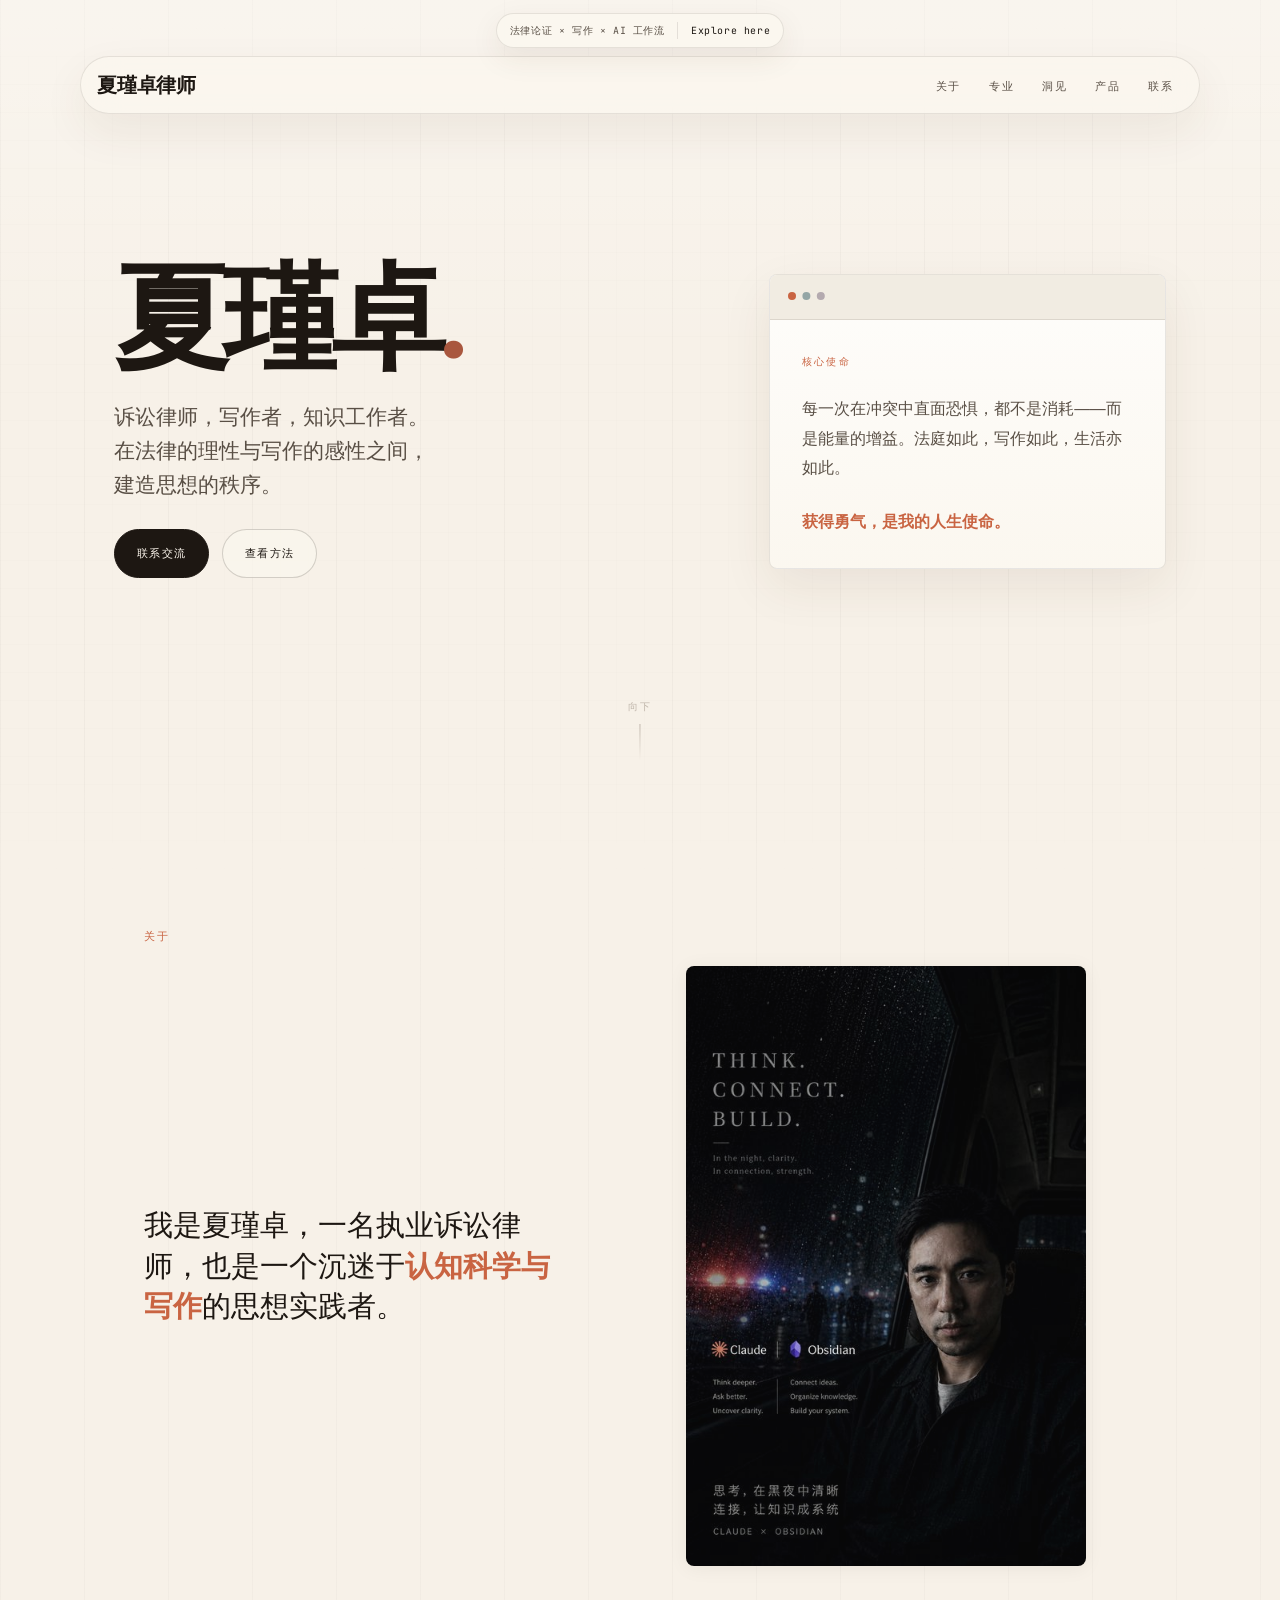
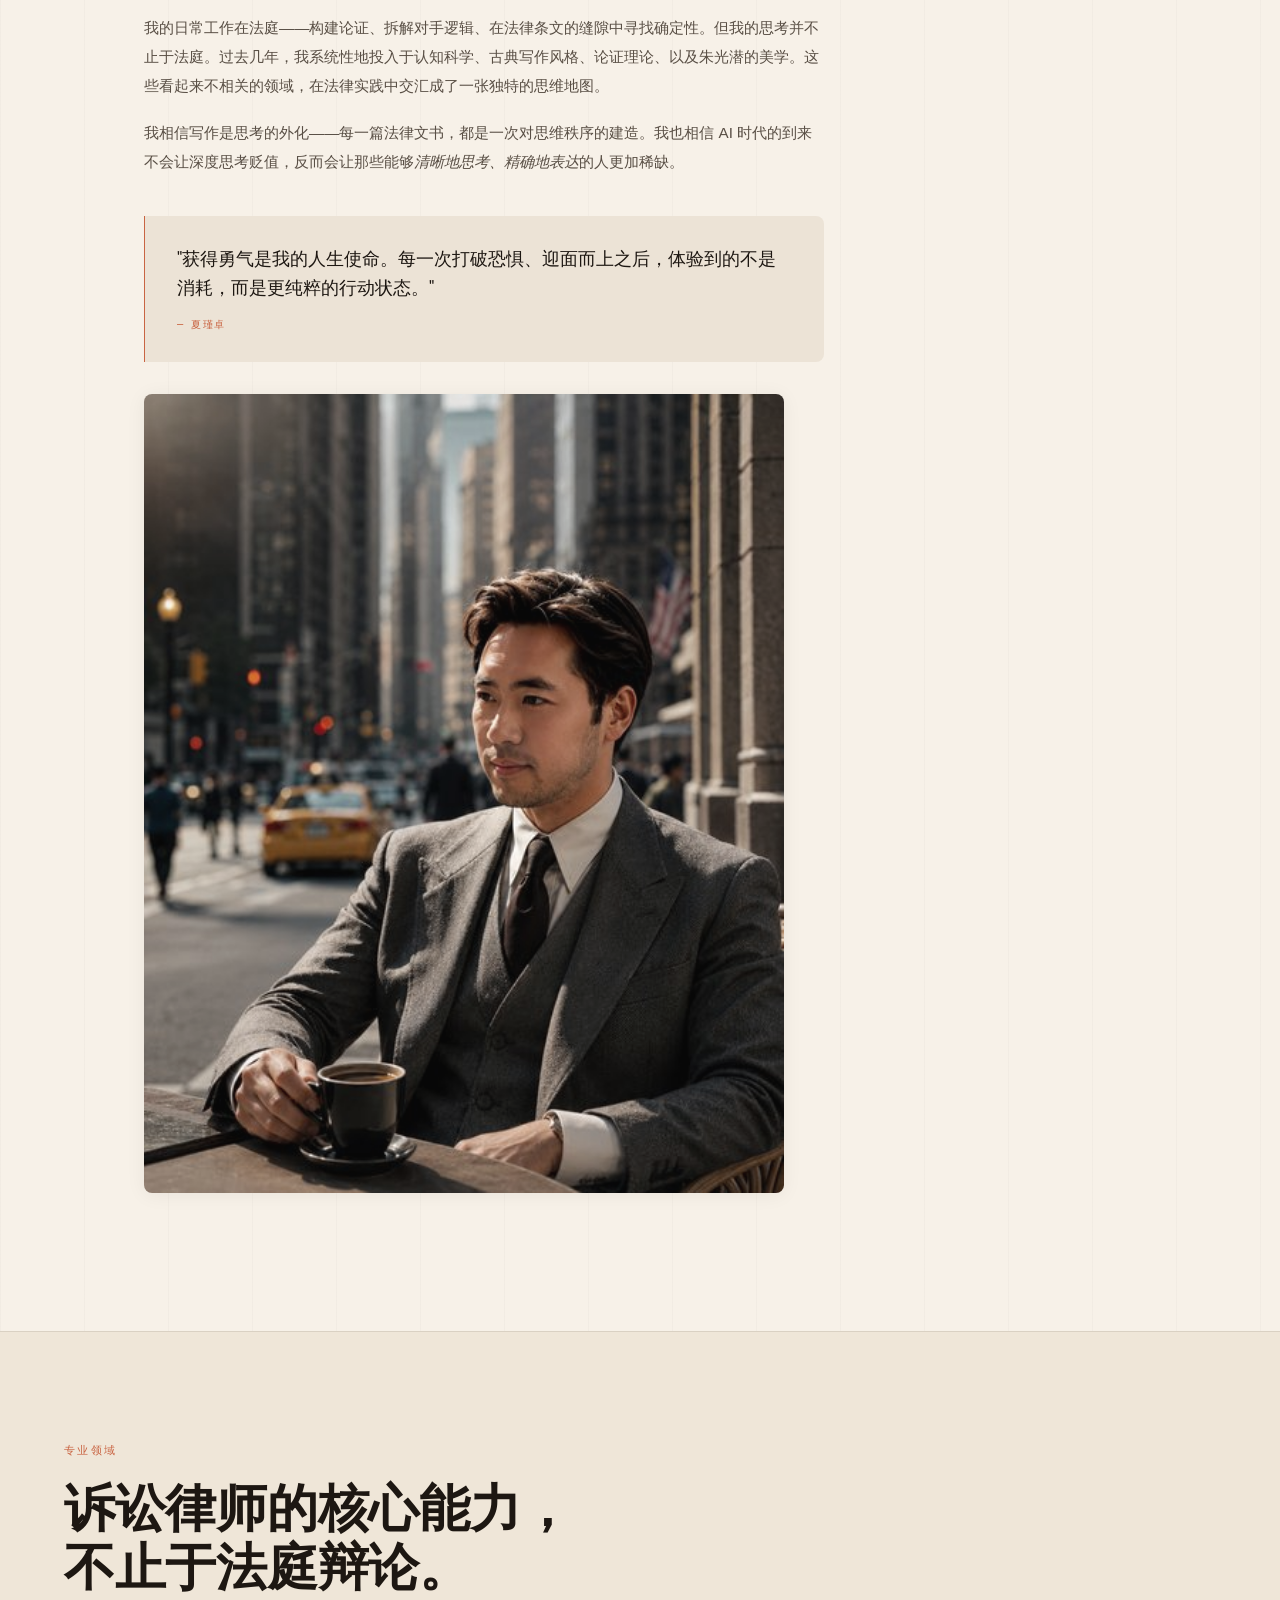
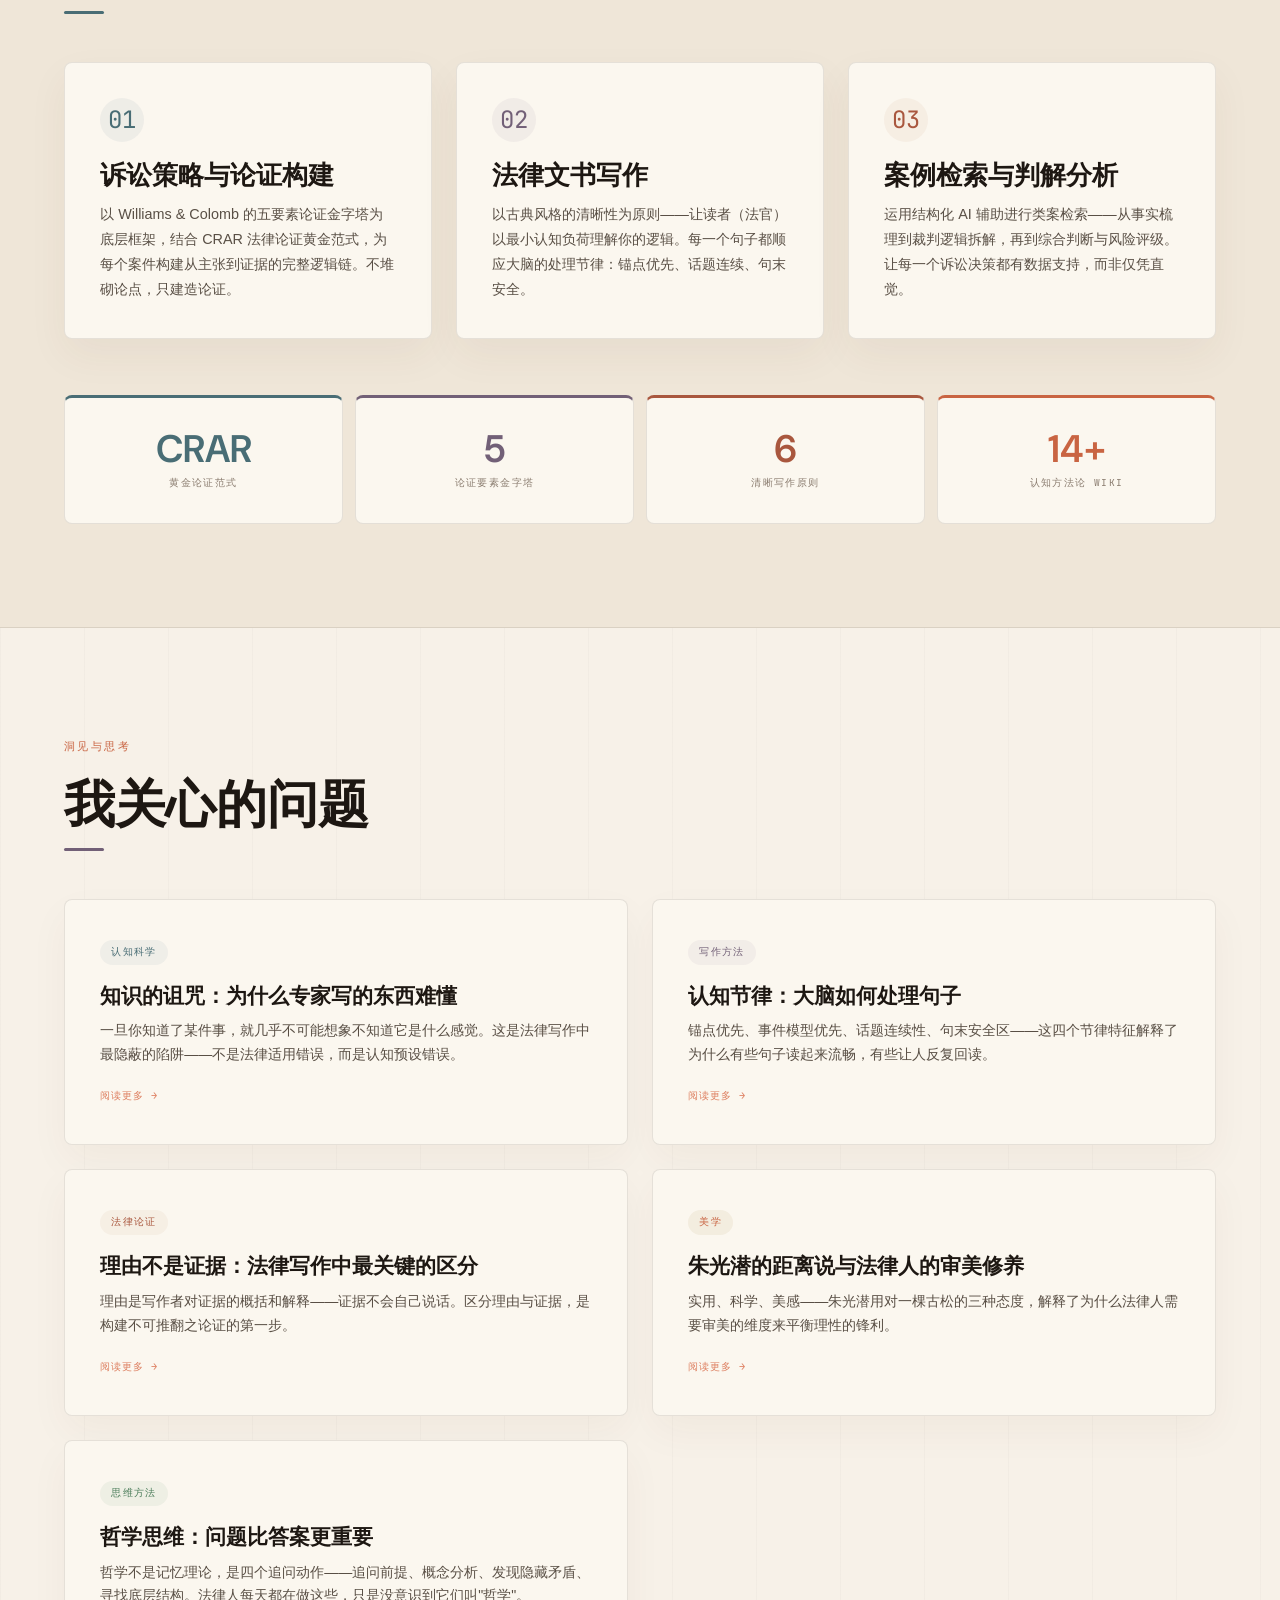
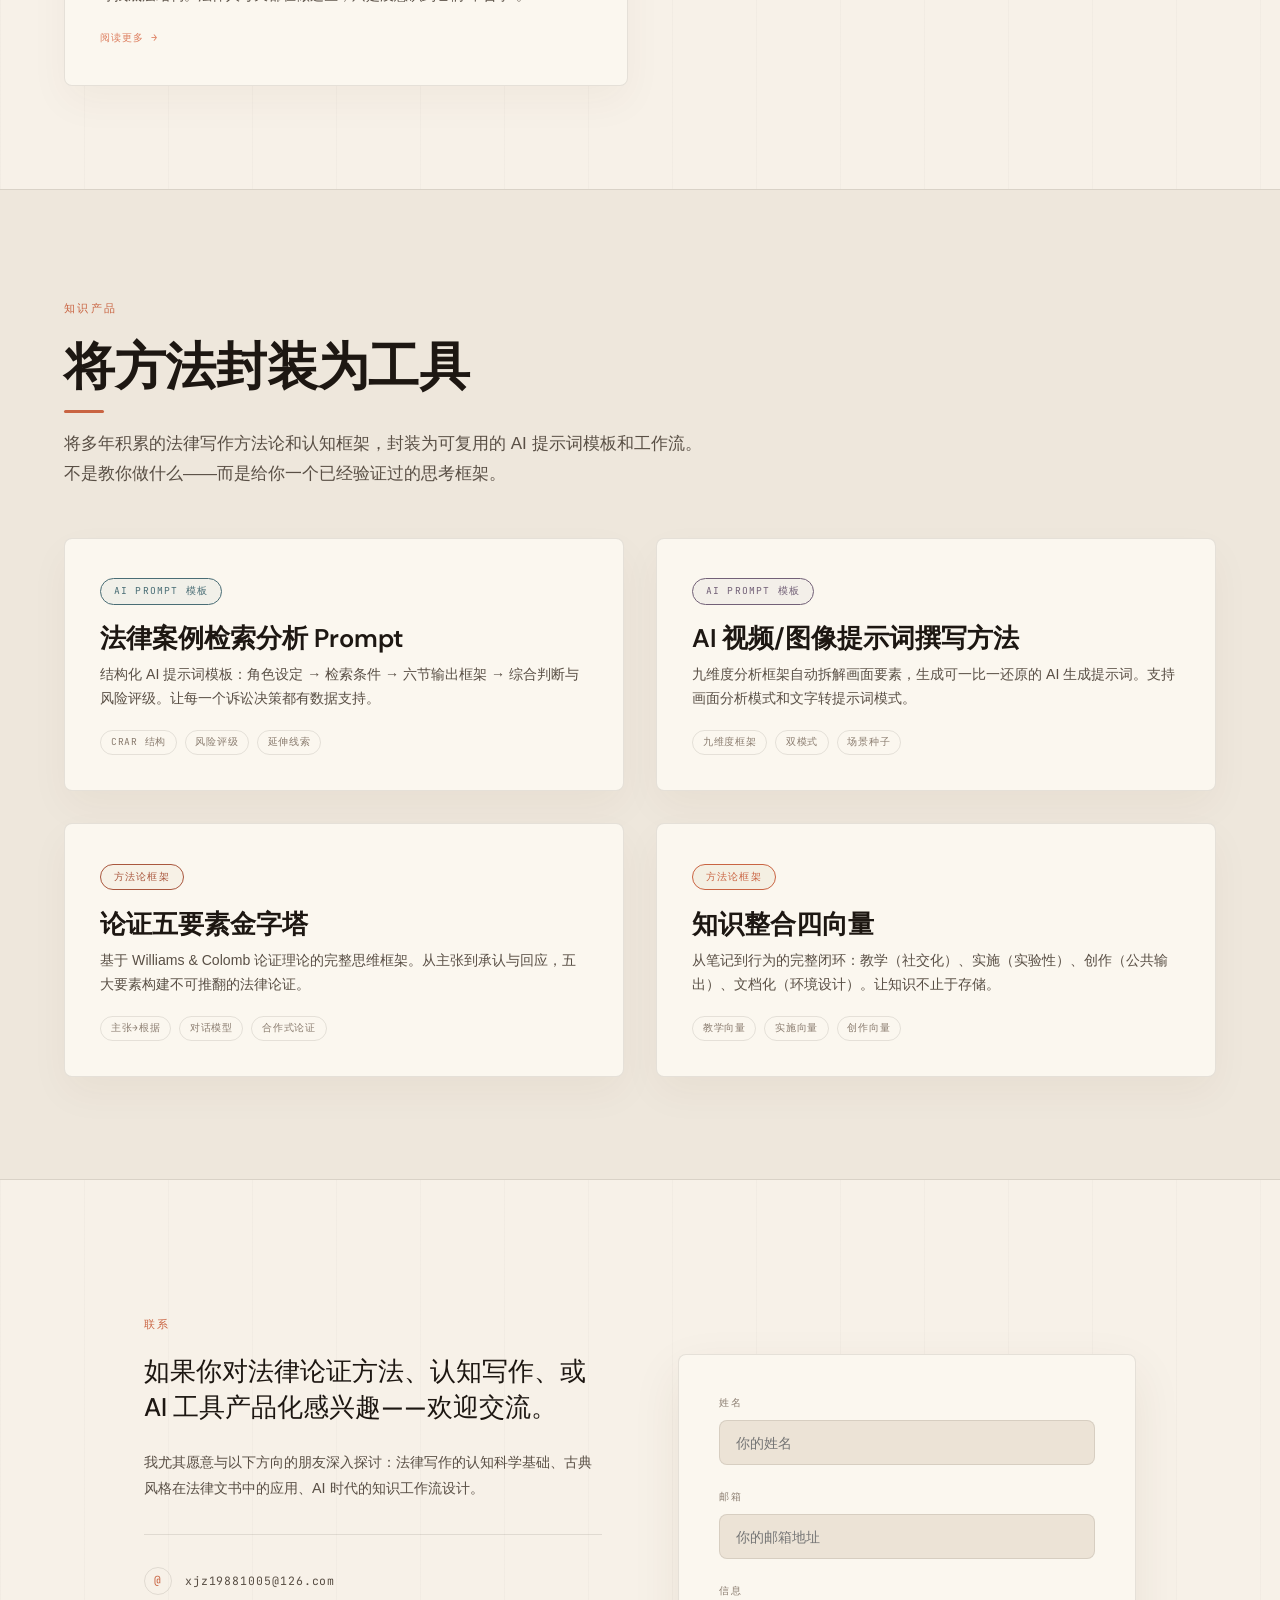
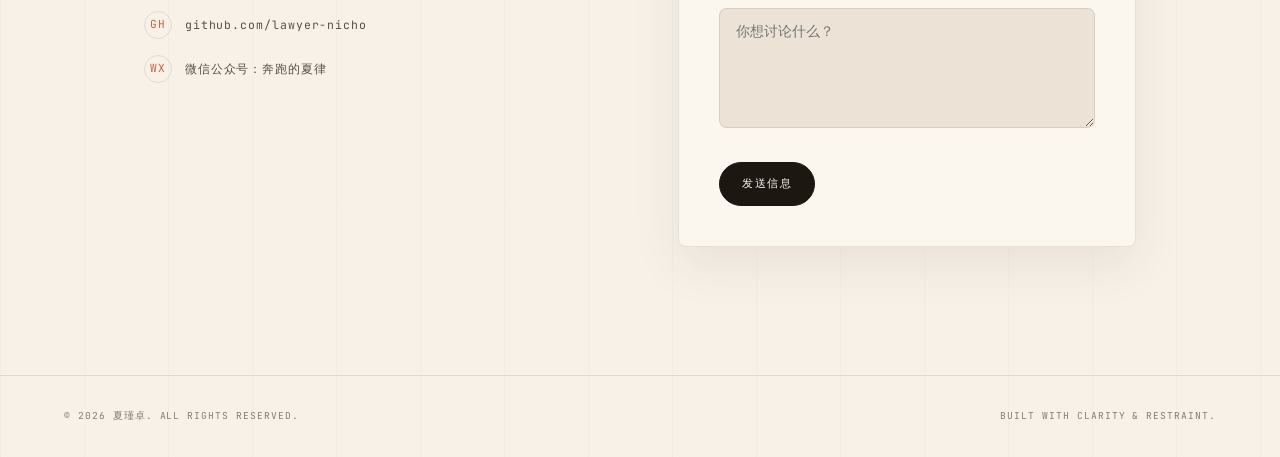
<file: index.html>
<!DOCTYPE html>
<html lang="zh-CN">
<head>
<meta charset="UTF-8">
<meta name="viewport" content="width=device-width, initial-scale=1.0">
<title>夏瑾卓 — 诉讼律师 · 写作者 · 知识工作者</title>
<link rel="preconnect" href="https://fonts.googleapis.com">
<link rel="preconnect" href="https://fonts.gstatic.com" crossorigin>
<link href="https://fonts.googleapis.com/css2?family=DM+Sans:ital,opsz,wght@0,9..40,100..1000;1,9..40,100..1000&family=JetBrains+Mono:ital,wght@0,300;0,400;1,300&display=swap" rel="stylesheet">
<link rel="stylesheet" href="styles.css?v=3">
</head>
<body>

<div class="site-banner">
  <span>法律论证 × 写作 × AI 工作流</span>
  <a href="#products">Explore here</a>
</div>

<nav class="nav" id="nav">
  <a href="#home" class="nav-logo">夏瑾卓律师</a>
  <ul class="nav-links">
    <li><a href="#about">关于</a></li>
    <li><a href="#professional">专业</a></li>
    <li><a href="#insights">洞见</a></li>
    <li><a href="#products">产品</a></li>
    <li><a href="#contact">联系</a></li>
  </ul>
</nav>

<section class="hero" id="home">
  <div class="hero-grid">
    <div class="hero-main">
      <h1 class="hero-name reveal">夏瑾卓<span class="dot">.</span></h1>
      <p class="hero-tagline reveal reveal-delay-1">
        诉讼律师，写作者，知识工作者。<br>
        在法律的理性与写作的感性之间，<br>建造思想的秩序。
      </p>
      <div class="hero-actions reveal reveal-delay-2">
        <a href="#contact" class="btn">联系交流</a>
        <a href="#products" class="btn btn-ghost">查看方法</a>
      </div>
    </div>
    <div class="hero-divider" aria-hidden="true"></div>
    <div class="hero-side reveal reveal-delay-2">
      <div class="hero-label">核心使命</div>
      <p>
        每一次在冲突中直面恐惧，都不是消耗——而是能量的增益。法庭如此，写作如此，生活亦如此。
      </p>
      <p>
        <em style="font-weight: 600; font-style: normal; color: var(--accent);">获得勇气，是我的人生使命。</em>
      </p>
    </div>
  </div>
  <div class="hero-scroll-indicator" aria-hidden="true">
    <span>向下</span>
    <div class="hero-scroll-line"></div>
  </div>
</section>

<section class="section" id="about">
  <span class="section-label reveal">关于</span>

  <div class="about-grid">
    <div class="about-lede reveal reveal-delay-1">
      我是夏瑾卓，一名执业诉讼律师，也是一个沉迷于<span style="font-weight: 600; font-style: normal; color: var(--accent);">认知科学与写作</span>的思想实践者。
    </div>
    <div class="about-photo reveal reveal-delay-2">
      <img src="images/portrait-main.jpg" alt="夏瑾卓" class="about-portrait">
    </div>
  </div>

  <div class="about-content reveal reveal-delay-2">
    <p>
      我的日常工作在法庭——构建论证、拆解对手逻辑、在法律条文的缝隙中寻找确定性。但我的思考并不止于法庭。过去几年，我系统性地投入于认知科学、古典写作风格、论证理论、以及朱光潜的美学。这些看起来不相关的领域，在法律实践中交汇成了一张独特的思维地图。
    </p>
    <p>
      我相信写作是思考的外化——每一篇法律文书，都是一次对思维秩序的建造。我也相信 AI 时代的到来不会让深度思考贬值，反而会让那些能够<em>清晰地思考、精确地表达</em>的人更加稀缺。
    </p>
  </div>

  <div class="about-mission reveal reveal-delay-3">
    <blockquote>
      "获得勇气是我的人生使命。每一次打破恐惧、迎面而上之后，体验到的不是消耗，而是更纯粹的行动状态。"
    </blockquote>
    <cite>— 夏瑾卓</cite>
  </div>

  <div class="about-photo-alt reveal">
    <img src="images/portrait-alt.jpg" alt="夏瑾卓 — 工作场景" class="about-portrait-alt">
  </div>
</section>

<section class="professional" id="professional">
  <div class="section-wide">
    <span class="section-label reveal">专业领域</span>
    <h2 class="reveal reveal-delay-1">诉讼律师的核心能力，<br>不止于法庭辩论。</h2>
    <div class="prof-grid">
      <div class="prof-card reveal reveal-delay-1">
        <div class="prof-card-icon">01</div>
        <h3>诉讼策略与论证构建</h3>
        <p>
          以 Williams & Colomb 的五要素论证金字塔为底层框架，结合 CRAR 法律论证黄金范式，为每个案件构建从主张到证据的完整逻辑链。不堆砌论点，只建造论证。
        </p>
      </div>
      <div class="prof-card reveal reveal-delay-2">
        <div class="prof-card-icon">02</div>
        <h3>法律文书写作</h3>
        <p>
          以古典风格的清晰性为原则——让读者（法官）以最小认知负荷理解你的逻辑。每一个句子都顺应大脑的处理节律：锚点优先、话题连续、句末安全。
        </p>
      </div>
      <div class="prof-card reveal reveal-delay-3">
        <div class="prof-card-icon">03</div>
        <h3>案例检索与判解分析</h3>
        <p>
          运用结构化 AI 辅助进行类案检索——从事实梳理到裁判逻辑拆解，再到综合判断与风险评级。让每一个诉讼决策都有数据支持，而非仅凭直觉。
        </p>
      </div>
    </div>
    <div class="stats-row reveal reveal-delay-3">
      <div class="stat-item">
        <div class="stat-number">CRAR</div>
        <div class="stat-label">黄金论证范式</div>
      </div>
      <div class="stat-item">
        <div class="stat-number">5</div>
        <div class="stat-label">论证要素金字塔</div>
      </div>
      <div class="stat-item">
        <div class="stat-number">6</div>
        <div class="stat-label">清晰写作原则</div>
      </div>
      <div class="stat-item">
        <div class="stat-number">14+</div>
        <div class="stat-label">认知方法论 Wiki</div>
      </div>
    </div>
  </div>
</section>

<section class="section-wide" id="insights">
  <div class="insights-header">
    <div>
      <span class="section-label reveal">洞见与思考</span>
      <h2 class="reveal reveal-delay-1">我关心的问题</h2>
    </div>
  </div>
  <div class="insights-grid">
    <a href="articles/curse-of-knowledge.html" class="insight-card reveal reveal-delay-1">
      <div class="insight-domain">认知科学</div>
      <h3>知识的诅咒：为什么专家写的东西难懂</h3>
      <p>
        一旦你知道了某件事，就几乎不可能想象不知道它是什么感觉。这是法律写作中最隐蔽的陷阱——不是法律适用错误，而是认知预设错误。
      </p>
      <span class="read-more">阅读更多 →</span>
    </a>
    <a href="articles/cognitive-rhythm.html" class="insight-card reveal reveal-delay-2">
      <div class="insight-domain">写作方法</div>
      <h3>认知节律：大脑如何处理句子</h3>
      <p>
        锚点优先、事件模型优先、话题连续性、句末安全区——这四个节律特征解释了为什么有些句子读起来流畅，有些让人反复回读。
      </p>
      <span class="read-more">阅读更多 →</span>
    </a>
    <a href="articles/reasons-vs-evidence.html" class="insight-card reveal reveal-delay-3">
      <div class="insight-domain">法律论证</div>
      <h3>理由不是证据：法律写作中最关键的区分</h3>
      <p>
        理由是写作者对证据的概括和解释——证据不会自己说话。区分理由与证据，是构建不可推翻之论证的第一步。
      </p>
      <span class="read-more">阅读更多 →</span>
    </a>
    <a href="articles/zhu-guangqian.html" class="insight-card reveal reveal-delay-3">
      <div class="insight-domain">美学</div>
      <h3>朱光潜的距离说与法律人的审美修养</h3>
      <p>
        实用、科学、美感——朱光潜用对一棵古松的三种态度，解释了为什么法律人需要审美的维度来平衡理性的锋利。
      </p>
      <span class="read-more">阅读更多 →</span>
    </a>
    <a href="articles/philosophical-thinking.html" class="insight-card reveal reveal-delay-4">
      <div class="insight-domain">思维方法</div>
      <h3>哲学思维：问题比答案更重要</h3>
      <p>
        哲学不是记忆理论，是四个追问动作——追问前提、概念分析、发现隐藏矛盾、寻找底层结构。法律人每天都在做这些，只是没意识到它们叫"哲学"。
      </p>
      <span class="read-more">阅读更多 →</span>
    </a>
  </div>
</section>

<section class="products" id="products">
  <div class="section-wide">
    <span class="section-label reveal">知识产品</span>
    <h2 class="reveal reveal-delay-1">将方法封装为工具</h2>
    <p style="color: var(--text-secondary); margin-top: 1rem; max-width: 38em; line-height: 1.8;" class="reveal reveal-delay-1">
      将多年积累的法律写作方法论和认知框架，封装为可复用的 AI 提示词模板和工作流。不是教你做什么——而是给你一个已经验证过的思考框架。
    </p>
    <div class="products-grid">
      <a href="products/legal-prompt.html" class="product-card reveal reveal-delay-1" style="display: block; text-decoration: none; color: inherit;">
        <div class="product-card-inner">
          <span class="product-badge">AI Prompt 模板</span>
          <h3>法律案例检索分析 Prompt</h3>
          <p>
            结构化 AI 提示词模板：角色设定 → 检索条件 → 六节输出框架 → 综合判断与风险评级。让每一个诉讼决策都有数据支持。
          </p>
          <div class="product-features">
            <span class="product-feature-tag">CRAR 结构</span>
            <span class="product-feature-tag">风险评级</span>
            <span class="product-feature-tag">延伸线索</span>
          </div>
        </div>
      </a>
      <a href="products/video-prompt.html" class="product-card reveal reveal-delay-2" style="display: block; text-decoration: none; color: inherit;">
        <div class="product-card-inner">
          <span class="product-badge">AI Prompt 模板</span>
          <h3>AI 视频/图像提示词撰写方法</h3>
          <p>
            九维度分析框架自动拆解画面要素，生成可一比一还原的 AI 生成提示词。支持画面分析模式和文字转提示词模式。
          </p>
          <div class="product-features">
            <span class="product-feature-tag">九维度框架</span>
            <span class="product-feature-tag">双模式</span>
            <span class="product-feature-tag">场景种子</span>
          </div>
        </div>
      </a>
      <a href="products/argument-pyramid.html" class="product-card reveal reveal-delay-3" style="display: block; text-decoration: none; color: inherit;">
        <div class="product-card-inner">
          <span class="product-badge">方法论框架</span>
          <h3>论证五要素金字塔</h3>
          <p>
            基于 Williams & Colomb 论证理论的完整思维框架。从主张到承认与回应，五大要素构建不可推翻的法律论证。
          </p>
          <div class="product-features">
            <span class="product-feature-tag">主张→根据</span>
            <span class="product-feature-tag">对话模型</span>
            <span class="product-feature-tag">合作式论证</span>
          </div>
        </div>
      </a>
      <a href="products/knowledge-vectors.html" class="product-card reveal reveal-delay-4" style="display: block; text-decoration: none; color: inherit;">
        <div class="product-card-inner">
          <span class="product-badge">方法论框架</span>
          <h3>知识整合四向量</h3>
          <p>
            从笔记到行为的完整闭环：教学（社交化）、实施（实验性）、创作（公共输出）、文档化（环境设计）。让知识不止于存储。
          </p>
          <div class="product-features">
            <span class="product-feature-tag">教学向量</span>
            <span class="product-feature-tag">实施向量</span>
            <span class="product-feature-tag">创作向量</span>
          </div>
        </div>
      </a>
    </div>
  </div>
</section>

<section class="section" id="contact">
  <span class="section-label reveal">联系</span>
  <div class="contact-grid">
    <div class="reveal reveal-delay-1">
      <p class="contact-cta">
        如果你对法律论证方法、认知写作、或 AI 工具产品化感兴趣——欢迎交流。
      </p>
      <p class="contact-detail">
        我尤其愿意与以下方向的朋友深入探讨：法律写作的认知科学基础、古典风格在法律文书中的应用、AI 时代的知识工作流设计。
      </p>
      <div class="contact-links">
        <a href="mailto:xjz19881005@126.com" class="contact-link">
          <span class="link-icon">@</span> xjz19881005@126.com
        </a>
        <a href="#" class="contact-link">
          <span class="link-icon">GH</span> github.com/lawyer-nicho
        </a>
        <a href="#" class="contact-link">
          <span class="link-icon">WX</span> 微信公众号：奔跑的夏律
        </a>
      </div>
    </div>
    <div class="contact-form-side reveal reveal-delay-2">
      <form id="contactForm">
        <div class="form-group">
          <label for="name">姓名</label>
          <input type="text" id="name" name="name" placeholder="你的姓名">
        </div>
        <div class="form-group">
          <label for="email">邮箱</label>
          <input type="email" id="email" name="email" placeholder="你的邮箱地址">
        </div>
        <div class="form-group">
          <label for="message">信息</label>
          <textarea id="message" name="message" placeholder="你想讨论什么？"></textarea>
        </div>
        <button type="submit" class="btn">发送信息</button>
      </form>
    </div>
  </div>
</section>

<footer class="footer">
  <span>&copy; 2026 夏瑾卓. All rights reserved.</span>
  <span>Built with clarity &amp; restraint.</span>
</footer>

<script>
  const nav = document.getElementById('nav');
  window.addEventListener('scroll', () => {
    nav.classList.toggle('scrolled', window.scrollY > 80);
  }, { passive: true });

  const revealObserver = new IntersectionObserver((entries) => {
    entries.forEach(entry => {
      if (entry.isIntersecting) {
        entry.target.classList.add('visible');
        revealObserver.unobserve(entry.target);
      }
    });
  }, { threshold: 0.12, rootMargin: '0px 0px -40px 0px' });
  document.querySelectorAll('.reveal').forEach(el => revealObserver.observe(el));

  document.getElementById('contactForm').addEventListener('submit', (e) => {
    e.preventDefault();
    const btn = e.target.querySelector('.btn');
    const orig = btn.textContent;
    btn.textContent = '已发送 ✓';
    btn.style.background = '#4a7c59';
    setTimeout(() => { btn.textContent = orig; btn.style.background = ''; e.target.reset(); }, 2500);
  });

  document.querySelectorAll('a[href^="#"]').forEach(a => {
    a.addEventListener('click', function(e) {
      e.preventDefault();
      const t = document.querySelector(this.getAttribute('href'));
      if (t) t.scrollIntoView({ behavior: 'smooth' });
    });
  });
</script>
</body>
</html>
</file>
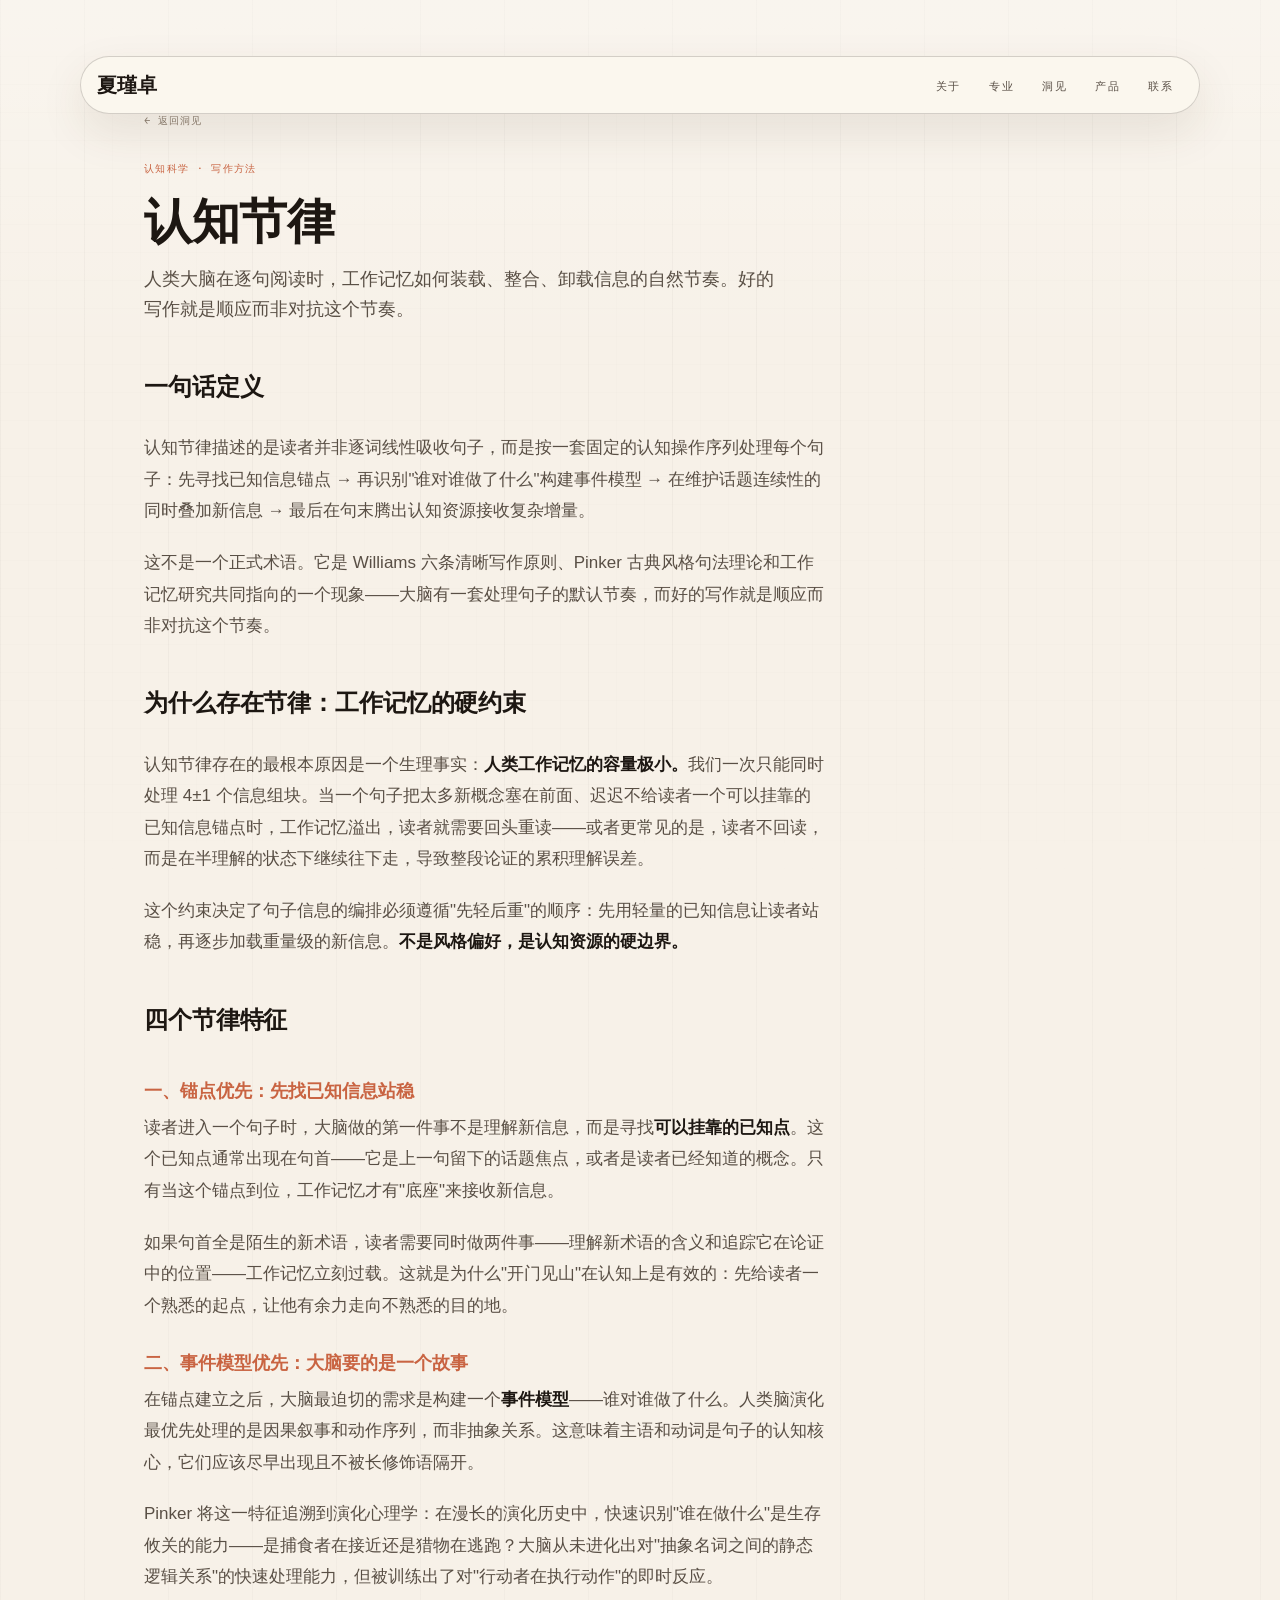
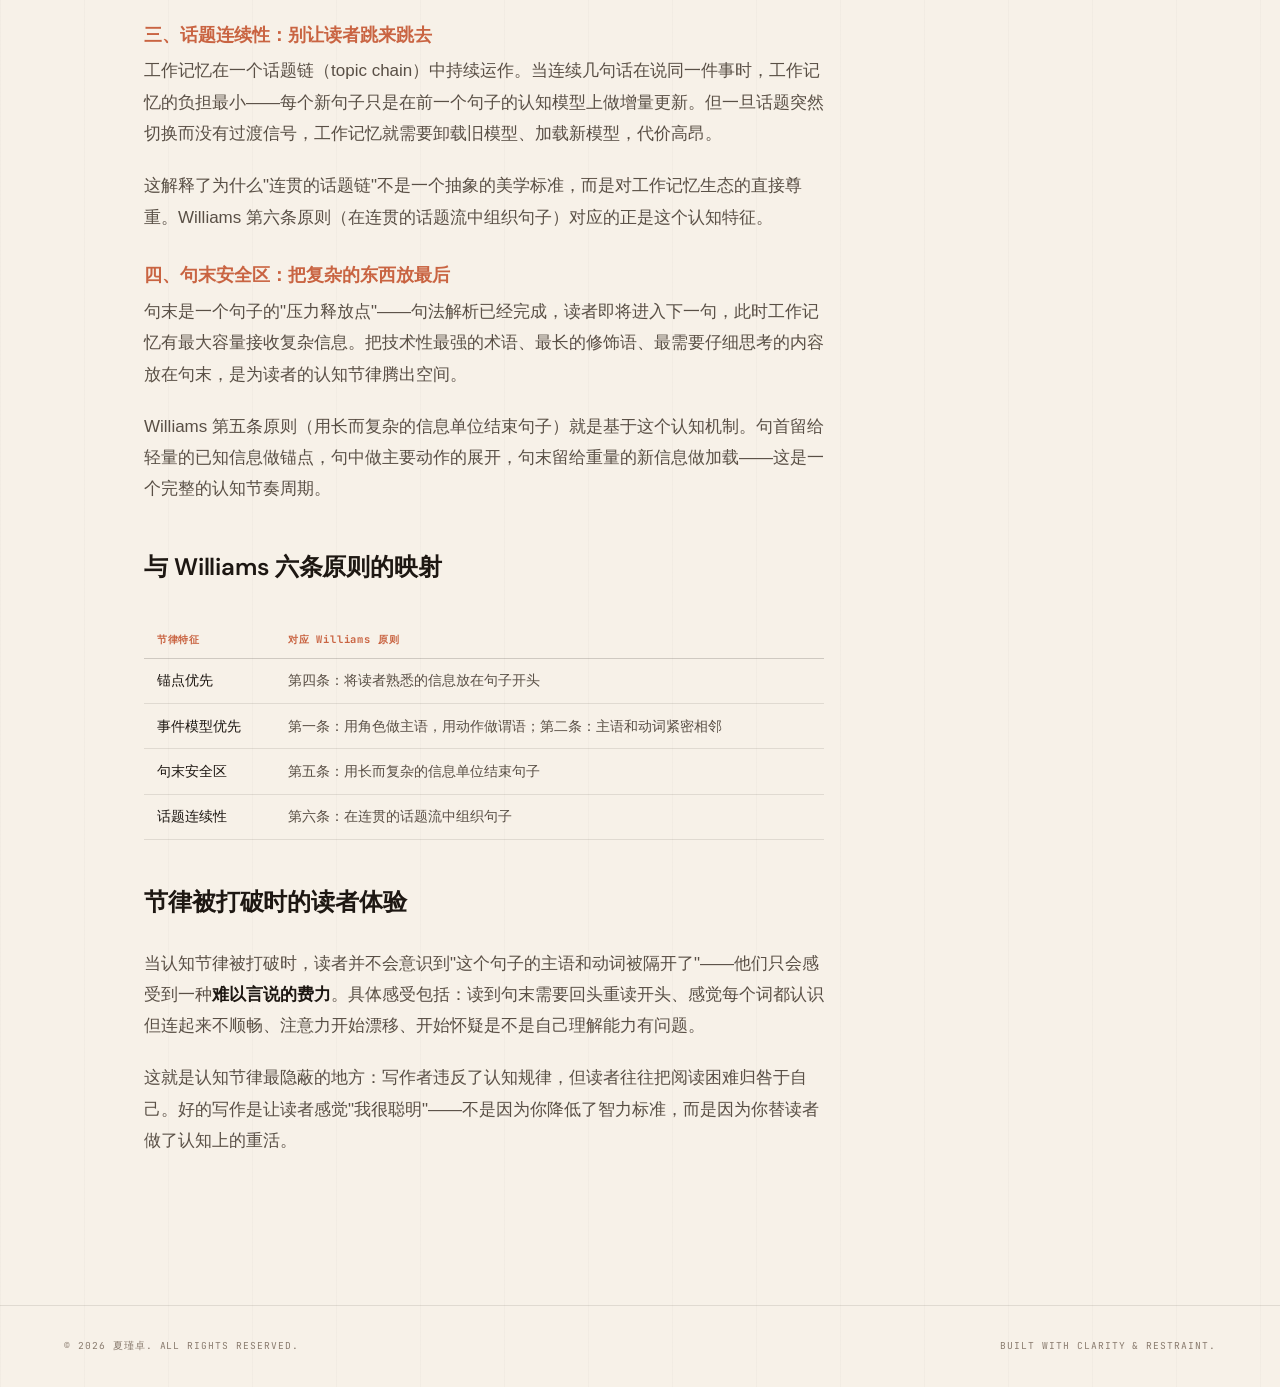
<file: articles/cognitive-rhythm.html>
<!DOCTYPE html>
<html lang="zh-CN">
<head>
<meta charset="UTF-8">
<meta name="viewport" content="width=device-width, initial-scale=1.0">
<title>认知节律 — 夏瑾卓</title>
<link rel="preconnect" href="https://fonts.googleapis.com">
<link rel="preconnect" href="https://fonts.gstatic.com" crossorigin>
<link href="https://fonts.googleapis.com/css2?family=DM+Sans:ital,opsz,wght@0,9..40,100..1000;1,9..40,100..1000&family=JetBrains+Mono:ital,wght@0,300;0,400;1,300&display=swap" rel="stylesheet">
<link rel="stylesheet" href="../styles.css?v=2">
</head>
<body>

<nav class="nav scrolled">
  <a href="../index.html" class="nav-logo">夏瑾卓</a>
  <ul class="nav-links">
    <li><a href="../index.html#about">关于</a></li>
    <li><a href="../index.html#professional">专业</a></li>
    <li><a href="../index.html#insights">洞见</a></li>
    <li><a href="../index.html#products">产品</a></li>
    <li><a href="../index.html#contact">联系</a></li>
  </ul>
</nav>

<section class="section article-page">
  <a href="../index.html#insights" class="article-back">← 返回洞见</a>
  <div class="article-header">
    <div class="article-meta">认知科学 · 写作方法</div>
    <h1 class="article-title">认知节律</h1>
    <p class="article-subtitle">人类大脑在逐句阅读时，工作记忆如何装载、整合、卸载信息的自然节奏。好的写作就是顺应而非对抗这个节奏。</p>
  </div>

  <div class="article-body">

    <h2>一句话定义</h2>
    <p>认知节律描述的是读者并非逐词线性吸收句子，而是按一套固定的认知操作序列处理每个句子：先寻找已知信息锚点 → 再识别"谁对谁做了什么"构建事件模型 → 在维护话题连续性的同时叠加新信息 → 最后在句末腾出认知资源接收复杂增量。</p>
    <p>这不是一个正式术语。它是 Williams 六条清晰写作原则、Pinker 古典风格句法理论和工作记忆研究共同指向的一个现象——大脑有一套处理句子的默认节奏，而好的写作就是顺应而非对抗这个节奏。</p>

    <h2>为什么存在节律：工作记忆的硬约束</h2>
    <p>认知节律存在的最根本原因是一个生理事实：<strong>人类工作记忆的容量极小。</strong>我们一次只能同时处理 4±1 个信息组块。当一个句子把太多新概念塞在前面、迟迟不给读者一个可以挂靠的已知信息锚点时，工作记忆溢出，读者就需要回头重读——或者更常见的是，读者不回读，而是在半理解的状态下继续往下走，导致整段论证的累积理解误差。</p>

    <p>这个约束决定了句子信息的编排必须遵循"先轻后重"的顺序：先用轻量的已知信息让读者站稳，再逐步加载重量级的新信息。<strong>不是风格偏好，是认知资源的硬边界。</strong></p>

    <h2>四个节律特征</h2>

    <h3>一、锚点优先：先找已知信息站稳</h3>
    <p>读者进入一个句子时，大脑做的第一件事不是理解新信息，而是寻找<strong>可以挂靠的已知点</strong>。这个已知点通常出现在句首——它是上一句留下的话题焦点，或者是读者已经知道的概念。只有当这个锚点到位，工作记忆才有"底座"来接收新信息。</p>
    <p>如果句首全是陌生的新术语，读者需要同时做两件事——理解新术语的含义和追踪它在论证中的位置——工作记忆立刻过载。这就是为什么"开门见山"在认知上是有效的：先给读者一个熟悉的起点，让他有余力走向不熟悉的目的地。</p>

    <h3>二、事件模型优先：大脑要的是一个故事</h3>
    <p>在锚点建立之后，大脑最迫切的需求是构建一个<strong>事件模型</strong>——谁对谁做了什么。人类脑演化最优先处理的是因果叙事和动作序列，而非抽象关系。这意味着主语和动词是句子的认知核心，它们应该尽早出现且不被长修饰语隔开。</p>
    <p>Pinker 将这一特征追溯到演化心理学：在漫长的演化历史中，快速识别"谁在做什么"是生存攸关的能力——是捕食者在接近还是猎物在逃跑？大脑从未进化出对"抽象名词之间的静态逻辑关系"的快速处理能力，但被训练出了对"行动者在执行动作"的即时反应。</p>

    <h3>三、话题连续性：别让读者跳来跳去</h3>
    <p>工作记忆在一个话题链（topic chain）中持续运作。当连续几句话在说同一件事时，工作记忆的负担最小——每个新句子只是在前一个句子的认知模型上做增量更新。但一旦话题突然切换而没有过渡信号，工作记忆就需要卸载旧模型、加载新模型，代价高昂。</p>
    <p>这解释了为什么"连贯的话题链"不是一个抽象的美学标准，而是对工作记忆生态的直接尊重。Williams 第六条原则（在连贯的话题流中组织句子）对应的正是这个认知特征。</p>

    <h3>四、句末安全区：把复杂的东西放最后</h3>
    <p>句末是一个句子的"压力释放点"——句法解析已经完成，读者即将进入下一句，此时工作记忆有最大容量接收复杂信息。把技术性最强的术语、最长的修饰语、最需要仔细思考的内容放在句末，是为读者的认知节律腾出空间。</p>
    <p>Williams 第五条原则（用长而复杂的信息单位结束句子）就是基于这个认知机制。句首留给轻量的已知信息做锚点，句中做主要动作的展开，句末留给重量的新信息做加载——这是一个完整的认知节奏周期。</p>

    <h2>与 Williams 六条原则的映射</h2>
    <div style="overflow-x: auto; margin: 1.5rem 0;">
      <table style="width: 100%; border-collapse: collapse; font-size: 0.9rem;">
        <thead>
          <tr style="border-bottom: 1px solid var(--border-strong); text-align: left;">
            <th style="padding: 0.6rem 0.8rem; color: var(--accent); font-family: var(--font-mono); font-size: 0.65rem; letter-spacing: 0.08em;">节律特征</th>
            <th style="padding: 0.6rem 0.8rem; color: var(--accent); font-family: var(--font-mono); font-size: 0.65rem; letter-spacing: 0.08em;">对应 Williams 原则</th>
          </tr>
        </thead>
        <tbody>
          <tr style="border-bottom: 1px solid var(--border);"><td style="padding: 0.6rem 0.8rem;">锚点优先</td><td style="padding: 0.6rem 0.8rem; color: var(--text-secondary);">第四条：将读者熟悉的信息放在句子开头</td></tr>
          <tr style="border-bottom: 1px solid var(--border);"><td style="padding: 0.6rem 0.8rem;">事件模型优先</td><td style="padding: 0.6rem 0.8rem; color: var(--text-secondary);">第一条：用角色做主语，用动作做谓语；第二条：主语和动词紧密相邻</td></tr>
          <tr style="border-bottom: 1px solid var(--border);"><td style="padding: 0.6rem 0.8rem;">句末安全区</td><td style="padding: 0.6rem 0.8rem; color: var(--text-secondary);">第五条：用长而复杂的信息单位结束句子</td></tr>
          <tr style="border-bottom: 1px solid var(--border);"><td style="padding: 0.6rem 0.8rem;">话题连续性</td><td style="padding: 0.6rem 0.8rem; color: var(--text-secondary);">第六条：在连贯的话题流中组织句子</td></tr>
        </tbody>
      </table>
    </div>

    <h2>节律被打破时的读者体验</h2>
    <p>当认知节律被打破时，读者并不会意识到"这个句子的主语和动词被隔开了"——他们只会感受到一种<strong>难以言说的费力</strong>。具体感受包括：读到句末需要回头重读开头、感觉每个词都认识但连起来不顺畅、注意力开始漂移、开始怀疑是不是自己理解能力有问题。</p>
    <p>这就是认知节律最隐蔽的地方：写作者违反了认知规律，但读者往往把阅读困难归咎于自己。好的写作是让读者感觉"我很聪明"——不是因为你降低了智力标准，而是因为你替读者做了认知上的重活。</p>

  </div>
</section>

<footer class="footer">
  <span>© 2026 夏瑾卓. All rights reserved.</span>
  <span>Built with clarity & restraint.</span>
</footer>
</body>
</html>
</file>
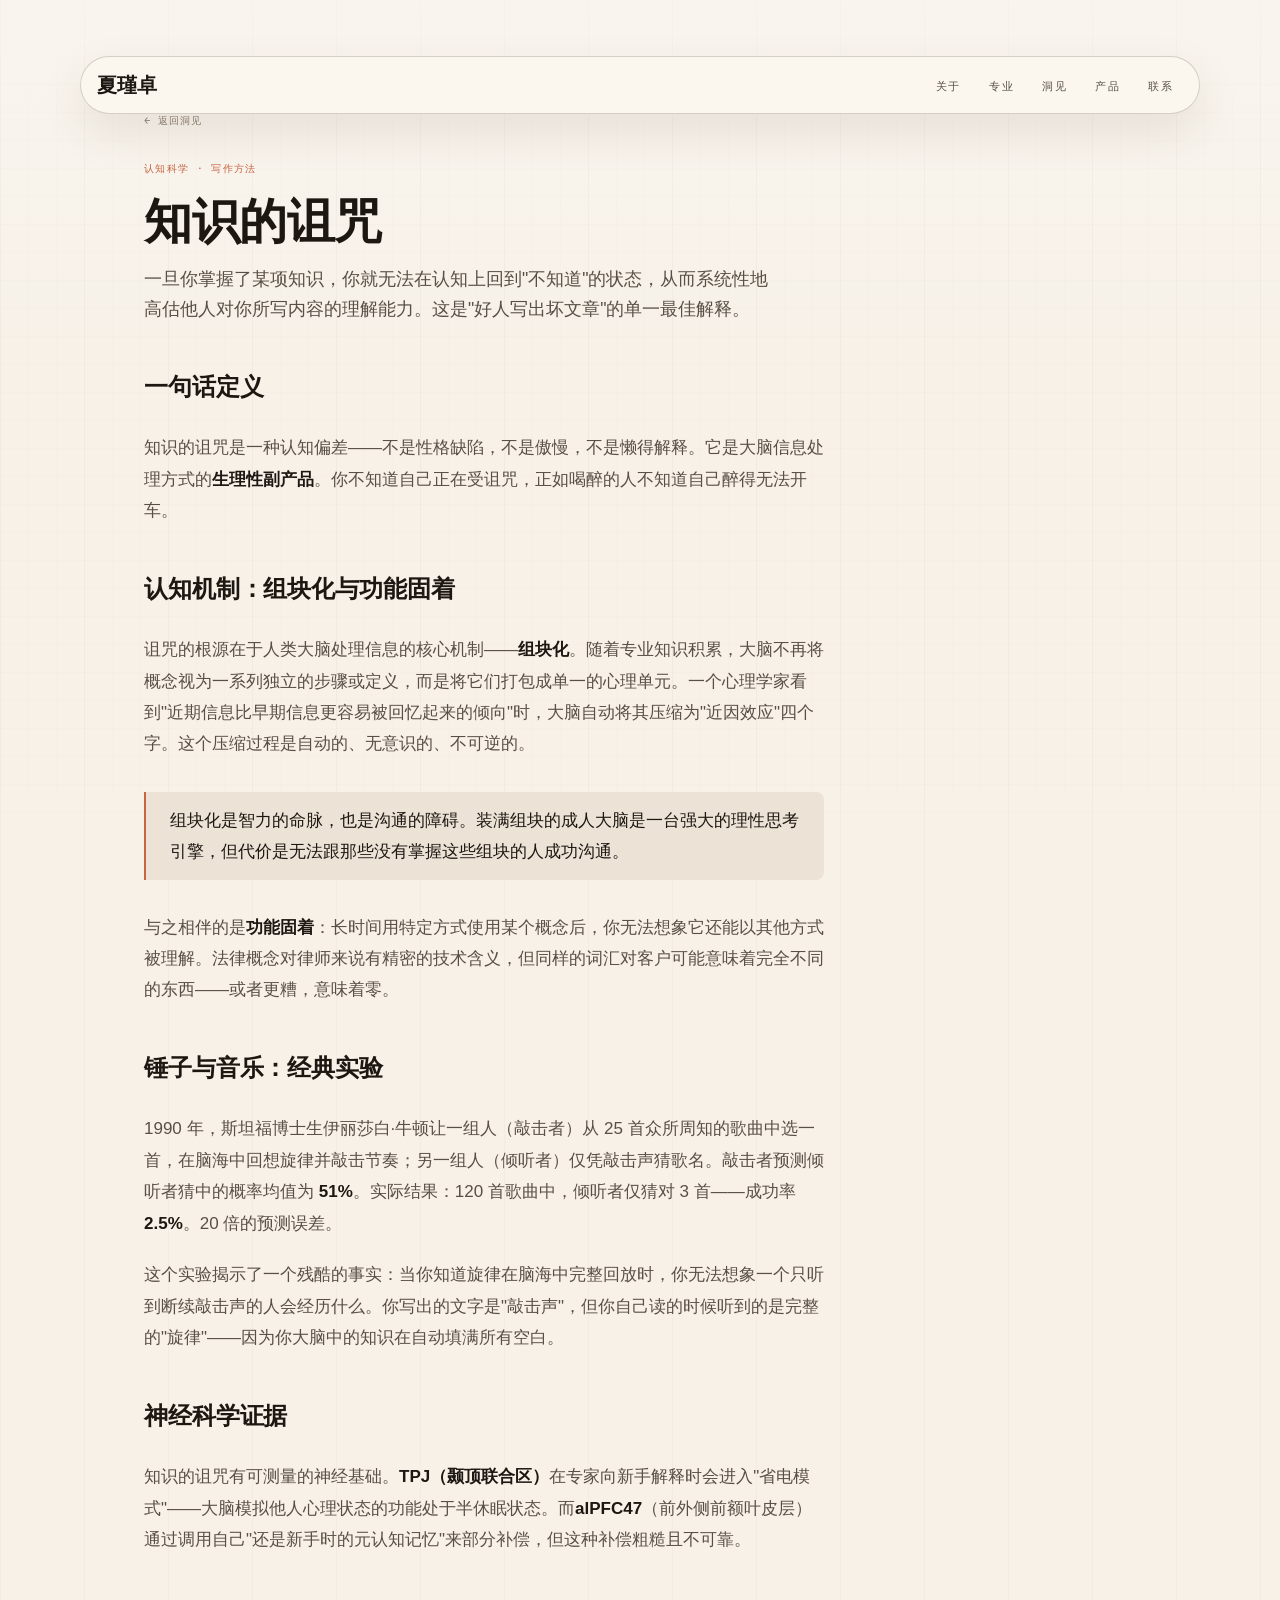
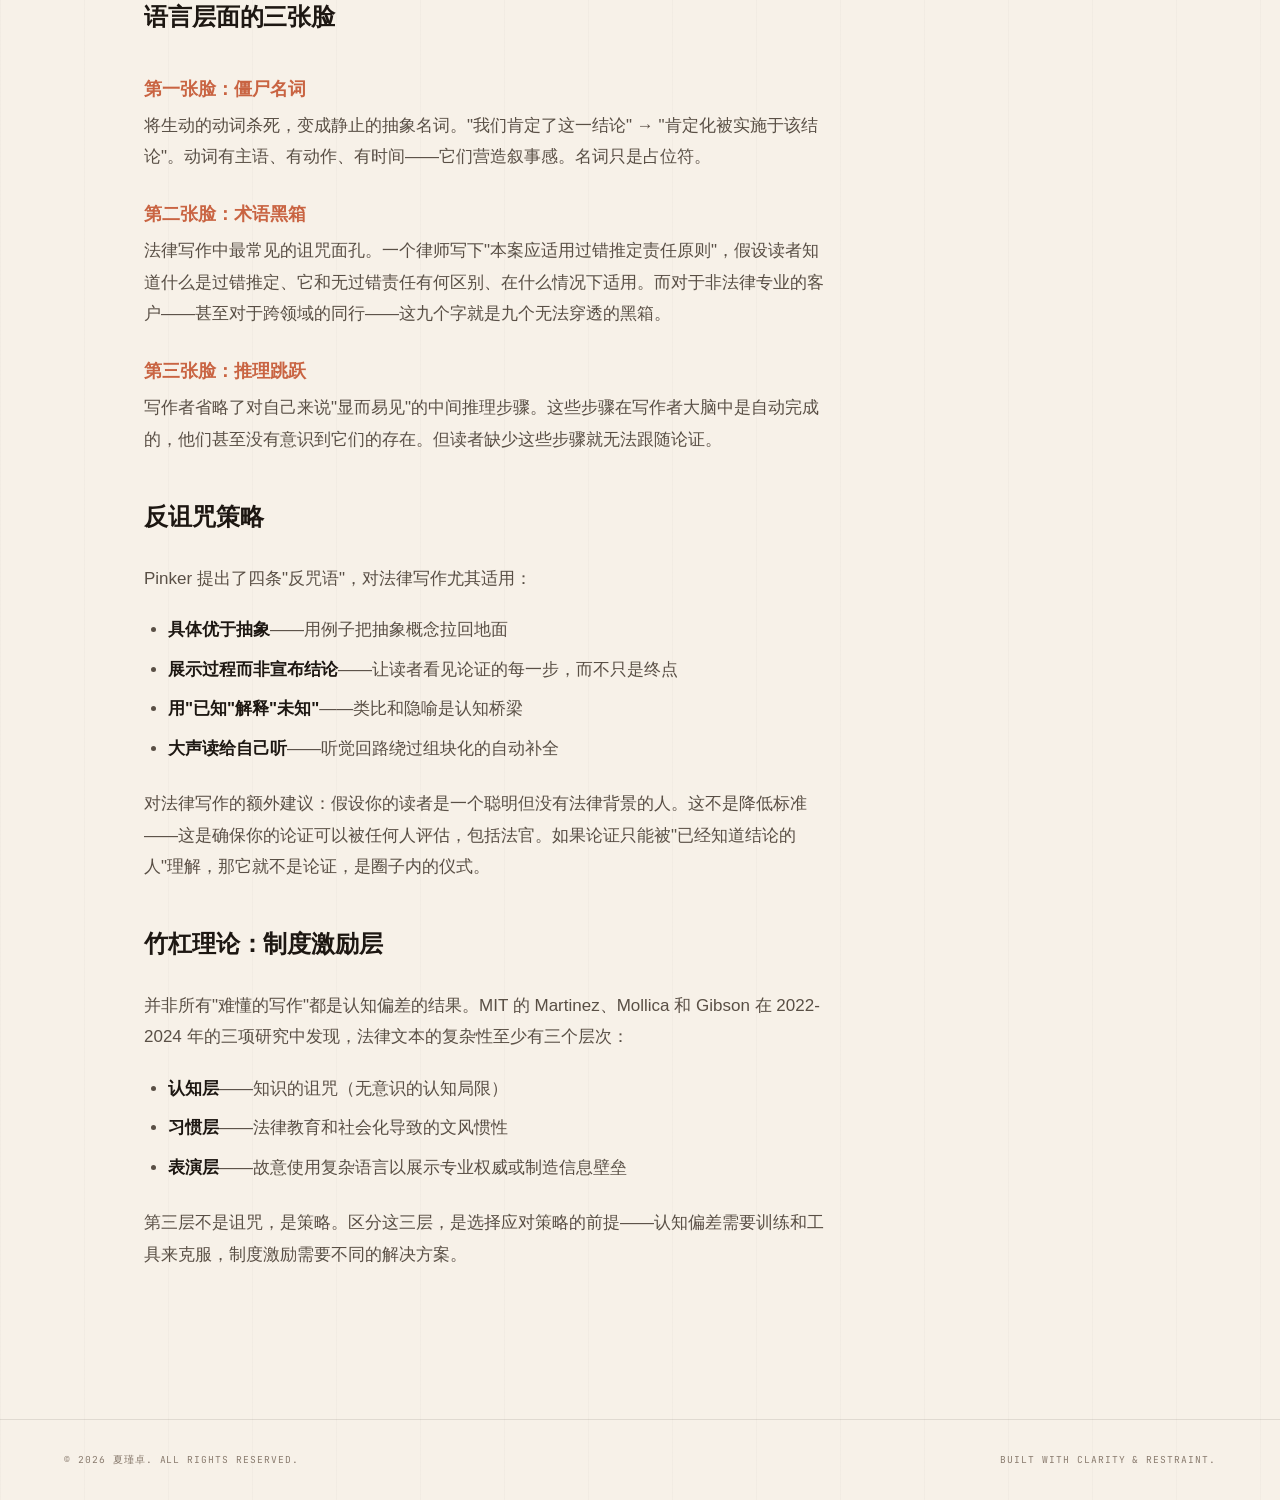
<file: articles/curse-of-knowledge.html>
<!DOCTYPE html>
<html lang="zh-CN">
<head>
<meta charset="UTF-8">
<meta name="viewport" content="width=device-width, initial-scale=1.0">
<title>知识的诅咒 — 夏瑾卓</title>
<link rel="preconnect" href="https://fonts.googleapis.com">
<link rel="preconnect" href="https://fonts.gstatic.com" crossorigin>
<link href="https://fonts.googleapis.com/css2?family=DM+Sans:ital,opsz,wght@0,9..40,100..1000;1,9..40,100..1000&family=JetBrains+Mono:ital,wght@0,300;0,400;1,300&display=swap" rel="stylesheet">
<link rel="stylesheet" href="../styles.css?v=2">
</head>
<body>

<nav class="nav scrolled" id="nav">
  <a href="../index.html" class="nav-logo">夏瑾卓</a>
  <ul class="nav-links">
    <li><a href="../index.html#about">关于</a></li>
    <li><a href="../index.html#professional">专业</a></li>
    <li><a href="../index.html#insights">洞见</a></li>
    <li><a href="../index.html#products">产品</a></li>
    <li><a href="../index.html#contact">联系</a></li>
  </ul>
</nav>

<section class="section article-page">
  <a href="../index.html#insights" class="article-back">← 返回洞见</a>
  <div class="article-header">
    <div class="article-meta">认知科学 · 写作方法</div>
    <h1 class="article-title">知识的诅咒</h1>
    <p class="article-subtitle">一旦你掌握了某项知识，你就无法在认知上回到"不知道"的状态，从而系统性地高估他人对你所写内容的理解能力。这是"好人写出坏文章"的单一最佳解释。</p>
  </div>

  <div class="article-body">

    <h2>一句话定义</h2>
    <p>知识的诅咒是一种认知偏差——不是性格缺陷，不是傲慢，不是懒得解释。它是大脑信息处理方式的<strong>生理性副产品</strong>。你不知道自己正在受诅咒，正如喝醉的人不知道自己醉得无法开车。</p>

    <h2>认知机制：组块化与功能固着</h2>
    <p>诅咒的根源在于人类大脑处理信息的核心机制——<strong>组块化</strong>。随着专业知识积累，大脑不再将概念视为一系列独立的步骤或定义，而是将它们打包成单一的心理单元。一个心理学家看到"近期信息比早期信息更容易被回忆起来的倾向"时，大脑自动将其压缩为"近因效应"四个字。这个压缩过程是自动的、无意识的、不可逆的。</p>

    <blockquote>
      <p>组块化是智力的命脉，也是沟通的障碍。装满组块的成人大脑是一台强大的理性思考引擎，但代价是无法跟那些没有掌握这些组块的人成功沟通。</p>
    </blockquote>

    <p>与之相伴的是<strong>功能固着</strong>：长时间用特定方式使用某个概念后，你无法想象它还能以其他方式被理解。法律概念对律师来说有精密的技术含义，但同样的词汇对客户可能意味着完全不同的东西——或者更糟，意味着零。</p>

    <h2>锤子与音乐：经典实验</h2>
    <p>1990 年，斯坦福博士生伊丽莎白·牛顿让一组人（敲击者）从 25 首众所周知的歌曲中选一首，在脑海中回想旋律并敲击节奏；另一组人（倾听者）仅凭敲击声猜歌名。敲击者预测倾听者猜中的概率均值为 <strong>51%</strong>。实际结果：120 首歌曲中，倾听者仅猜对 3 首——成功率 <strong>2.5%</strong>。20 倍的预测误差。</p>

    <p>这个实验揭示了一个残酷的事实：当你知道旋律在脑海中完整回放时，你无法想象一个只听到断续敲击声的人会经历什么。你写出的文字是"敲击声"，但你自己读的时候听到的是完整的"旋律"——因为你大脑中的知识在自动填满所有空白。</p>

    <h2>神经科学证据</h2>
    <p>知识的诅咒有可测量的神经基础。<strong>TPJ（颞顶联合区）</strong>在专家向新手解释时会进入"省电模式"——大脑模拟他人心理状态的功能处于半休眠状态。而<strong>alPFC47</strong>（前外侧前额叶皮层）通过调用自己"还是新手时的元认知记忆"来部分补偿，但这种补偿粗糙且不可靠。</p>

    <h2>语言层面的三张脸</h2>

    <h3>第一张脸：僵尸名词</h3>
    <p>将生动的动词杀死，变成静止的抽象名词。"我们肯定了这一结论" → "肯定化被实施于该结论"。动词有主语、有动作、有时间——它们营造叙事感。名词只是占位符。</p>

    <h3>第二张脸：术语黑箱</h3>
    <p>法律写作中最常见的诅咒面孔。一个律师写下"本案应适用过错推定责任原则"，假设读者知道什么是过错推定、它和无过错责任有何区别、在什么情况下适用。而对于非法律专业的客户——甚至对于跨领域的同行——这九个字就是九个无法穿透的黑箱。</p>

    <h3>第三张脸：推理跳跃</h3>
    <p>写作者省略了对自己来说"显而易见"的中间推理步骤。这些步骤在写作者大脑中是自动完成的，他们甚至没有意识到它们的存在。但读者缺少这些步骤就无法跟随论证。</p>

    <h2>反诅咒策略</h2>
    <p>Pinker 提出了四条"反咒语"，对法律写作尤其适用：</p>
    <ul>
      <li><strong>具体优于抽象</strong>——用例子把抽象概念拉回地面</li>
      <li><strong>展示过程而非宣布结论</strong>——让读者看见论证的每一步，而不只是终点</li>
      <li><strong>用"已知"解释"未知"</strong>——类比和隐喻是认知桥梁</li>
      <li><strong>大声读给自己听</strong>——听觉回路绕过组块化的自动补全</li>
    </ul>

    <p>对法律写作的额外建议：假设你的读者是一个聪明但没有法律背景的人。这不是降低标准——这是确保你的论证可以被任何人评估，包括法官。如果论证只能被"已经知道结论的人"理解，那它就不是论证，是圈子内的仪式。</p>

    <h2>竹杠理论：制度激励层</h2>
    <p>并非所有"难懂的写作"都是认知偏差的结果。MIT 的 Martinez、Mollica 和 Gibson 在 2022-2024 年的三项研究中发现，法律文本的复杂性至少有三个层次：</p>
    <ul>
      <li><strong>认知层</strong>——知识的诅咒（无意识的认知局限）</li>
      <li><strong>习惯层</strong>——法律教育和社会化导致的文风惯性</li>
      <li><strong>表演层</strong>——故意使用复杂语言以展示专业权威或制造信息壁垒</li>
    </ul>
    <p>第三层不是诅咒，是策略。区分这三层，是选择应对策略的前提——认知偏差需要训练和工具来克服，制度激励需要不同的解决方案。</p>

  </div>
</section>

<footer class="footer">
  <span>© 2026 夏瑾卓. All rights reserved.</span>
  <span>Built with clarity & restraint.</span>
</footer>

<script>
  document.querySelectorAll('.reveal').forEach(el => el.classList.add('visible'));
</script>
</body>
</html>
</file>
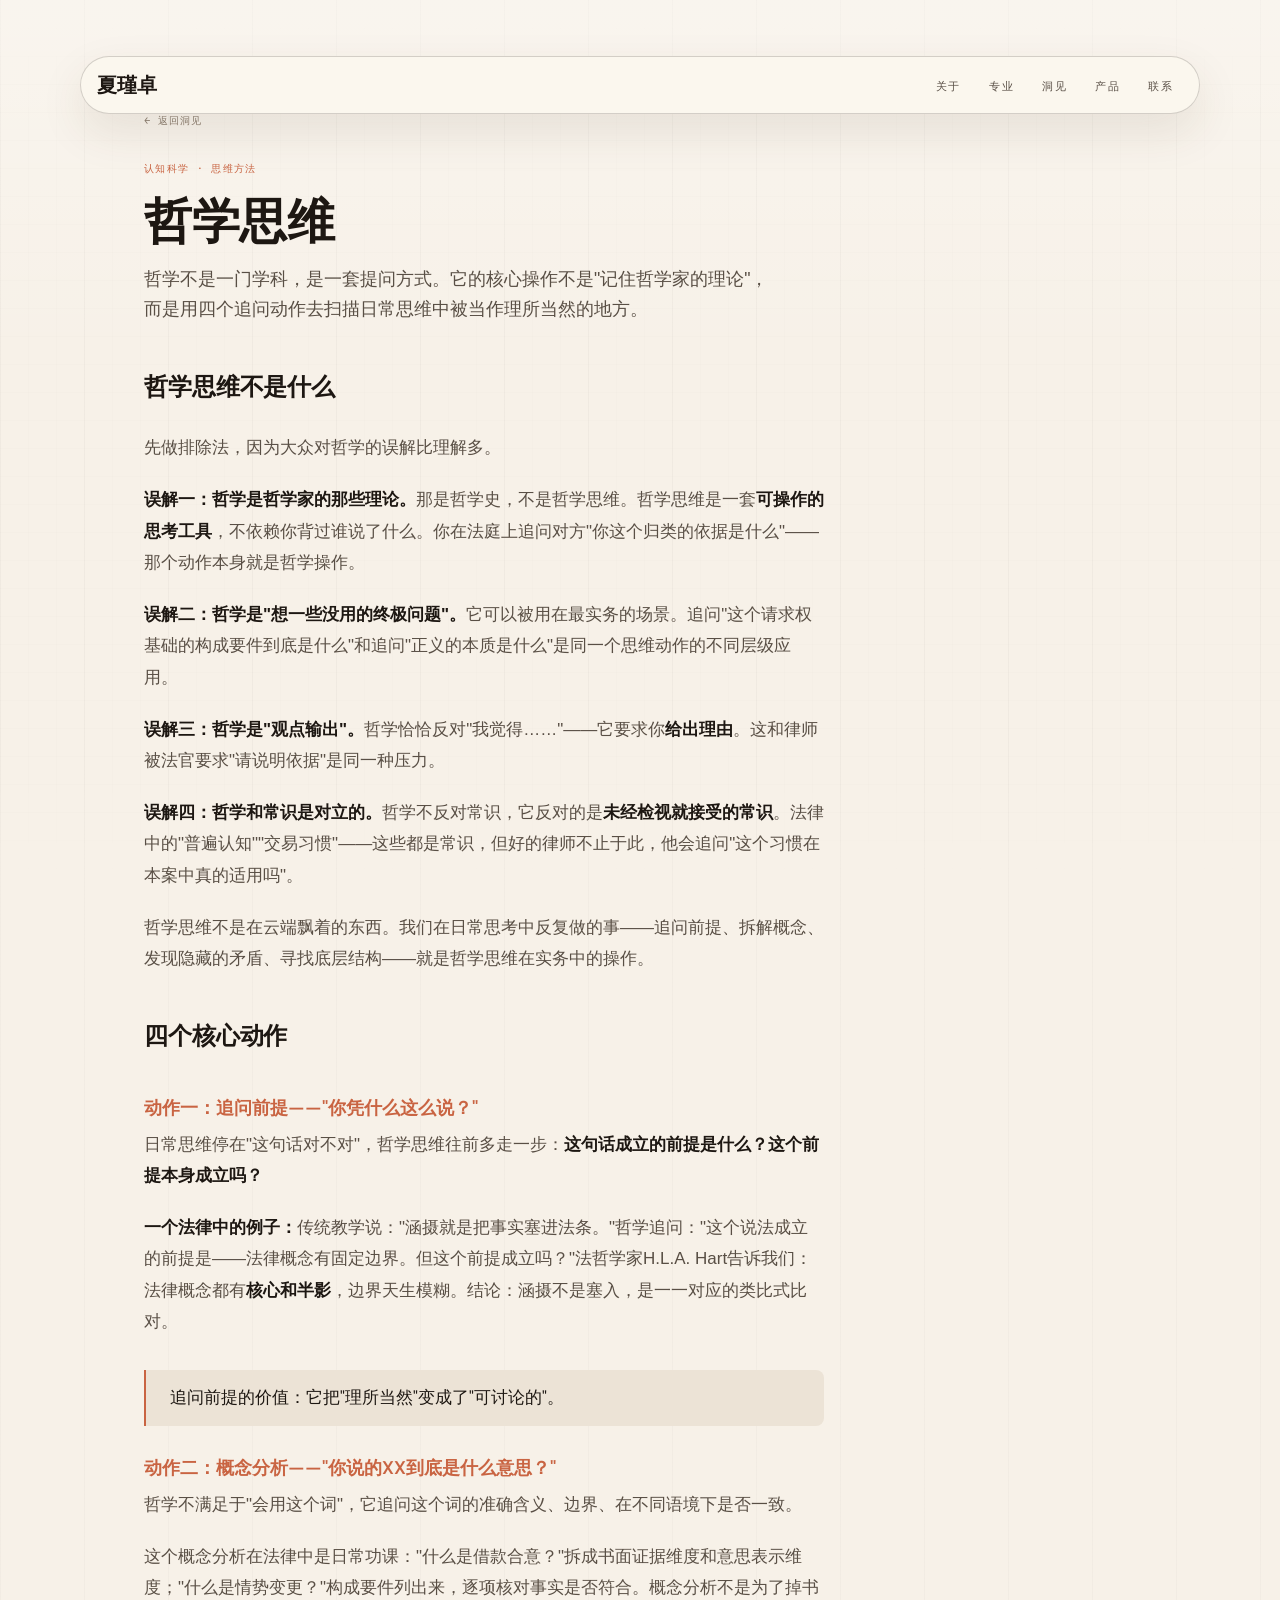
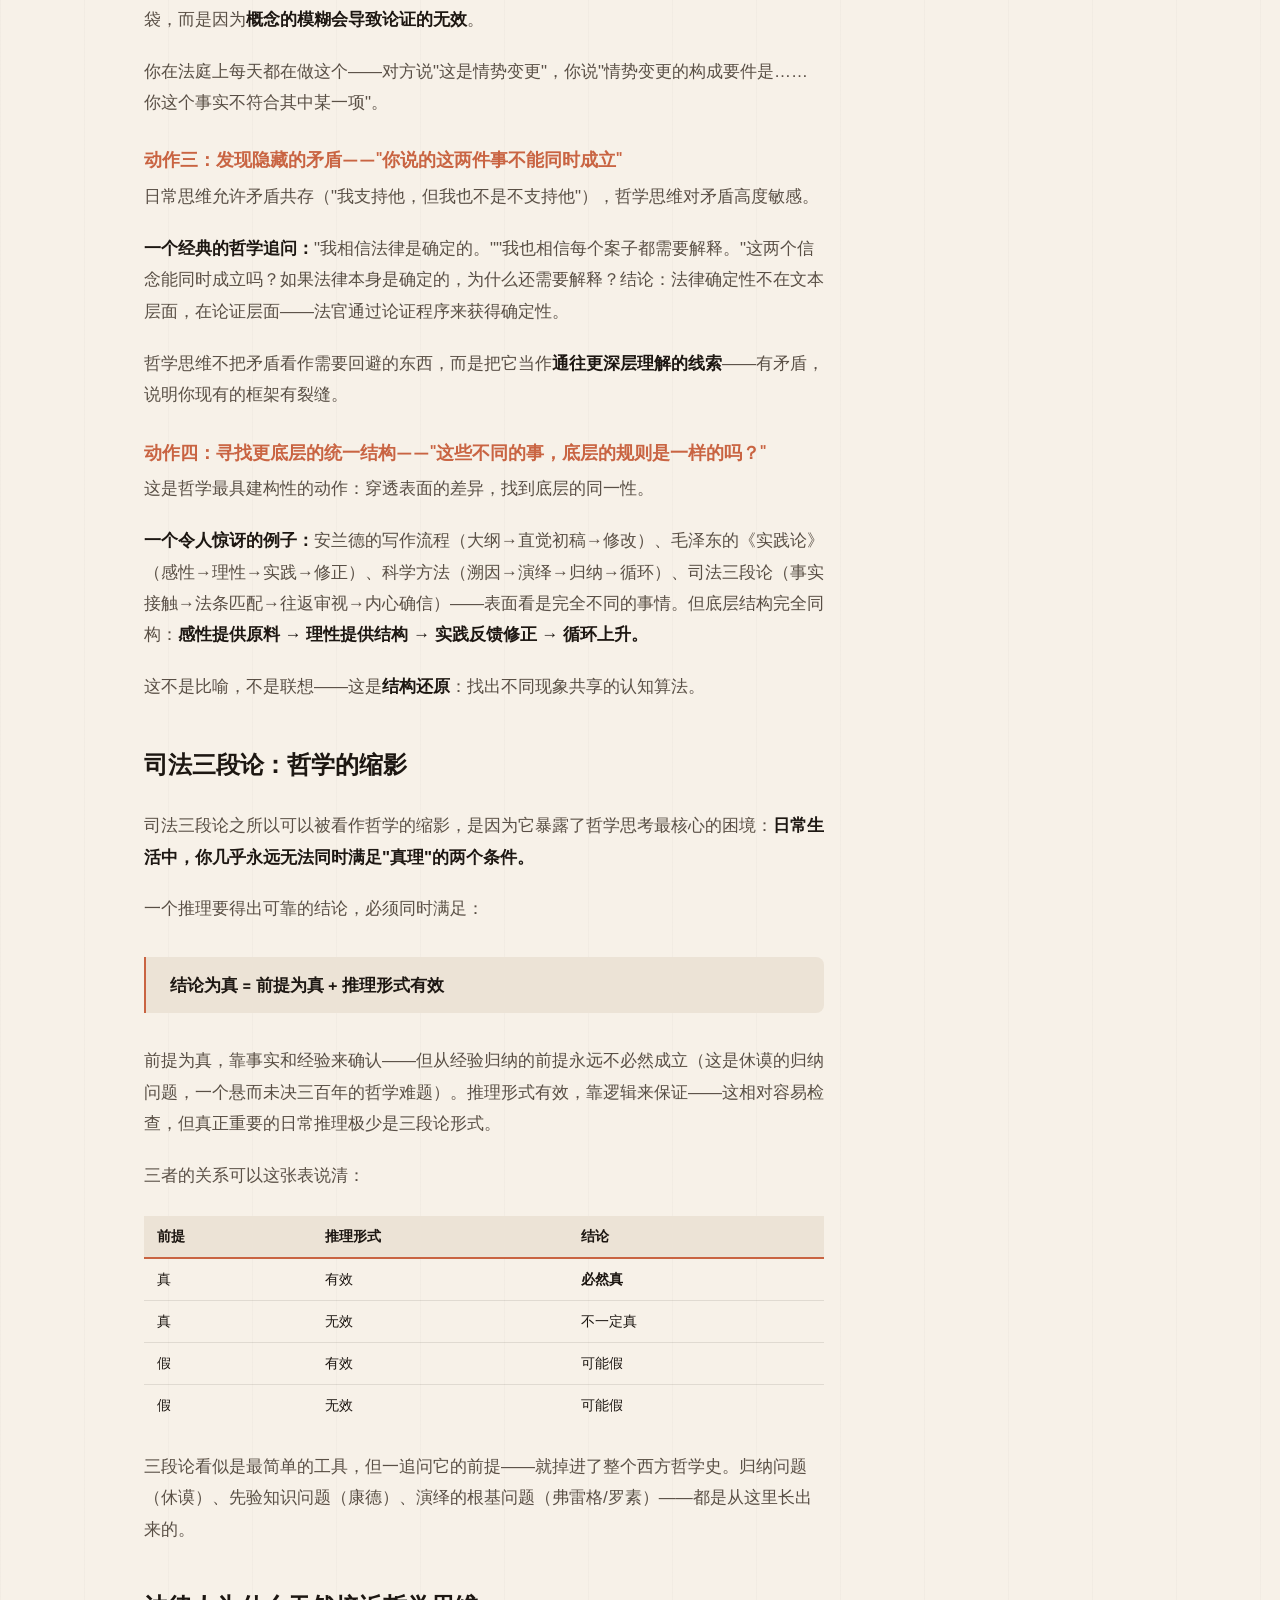
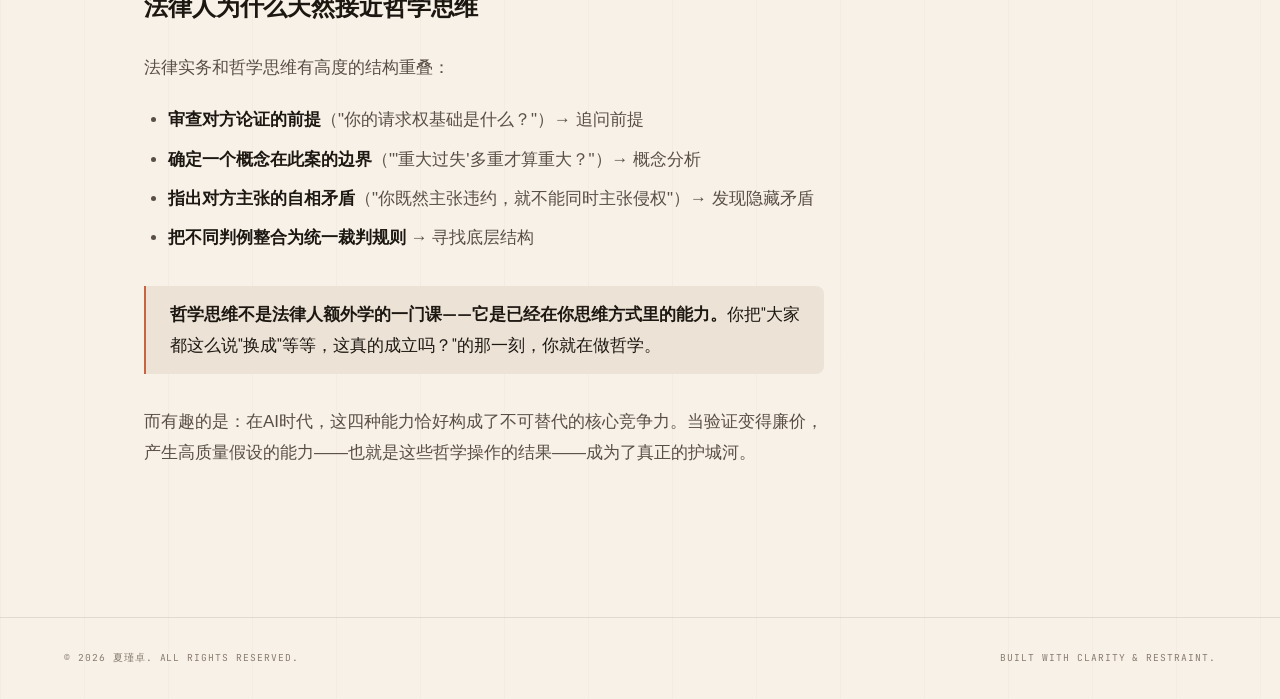
<file: articles/philosophical-thinking.html>
<!DOCTYPE html>
<html lang="zh-CN">
<head>
<meta charset="UTF-8">
<meta name="viewport" content="width=device-width, initial-scale=1.0">
<title>哲学思维 — 夏瑾卓</title>
<link rel="preconnect" href="https://fonts.googleapis.com">
<link rel="preconnect" href="https://fonts.gstatic.com" crossorigin>
<link href="https://fonts.googleapis.com/css2?family=DM+Sans:ital,opsz,wght@0,9..40,100..1000;1,9..40,100..1000&family=JetBrains+Mono:ital,wght@0,300;0,400;1,300&display=swap" rel="stylesheet">
<link rel="stylesheet" href="../styles.css?v=2">
</head>
<body>

<nav class="nav scrolled" id="nav">
  <a href="../index.html" class="nav-logo">夏瑾卓</a>
  <ul class="nav-links">
    <li><a href="../index.html#about">关于</a></li>
    <li><a href="../index.html#professional">专业</a></li>
    <li><a href="../index.html#insights">洞见</a></li>
    <li><a href="../index.html#products">产品</a></li>
    <li><a href="../index.html#contact">联系</a></li>
  </ul>
</nav>

<section class="section article-page">
  <a href="../index.html#insights" class="article-back">← 返回洞见</a>
  <div class="article-header">
    <div class="article-meta">认知科学 · 思维方法</div>
    <h1 class="article-title">哲学思维</h1>
    <p class="article-subtitle">哲学不是一门学科，是一套提问方式。它的核心操作不是"记住哲学家的理论"，而是用四个追问动作去扫描日常思维中被当作理所当然的地方。</p>
  </div>

  <div class="article-body">

    <h2>哲学思维不是什么</h2>

    <p>先做排除法，因为大众对哲学的误解比理解多。</p>

    <p><strong>误解一：哲学是哲学家的那些理论。</strong>那是哲学史，不是哲学思维。哲学思维是一套<strong>可操作的思考工具</strong>，不依赖你背过谁说了什么。你在法庭上追问对方"你这个归类的依据是什么"——那个动作本身就是哲学操作。</p>

    <p><strong>误解二：哲学是"想一些没用的终极问题"。</strong>它可以被用在最实务的场景。追问"这个请求权基础的构成要件到底是什么"和追问"正义的本质是什么"是同一个思维动作的不同层级应用。</p>

    <p><strong>误解三：哲学是"观点输出"。</strong>哲学恰恰反对"我觉得……"——它要求你<strong>给出理由</strong>。这和律师被法官要求"请说明依据"是同一种压力。</p>

    <p><strong>误解四：哲学和常识是对立的。</strong>哲学不反对常识，它反对的是<strong>未经检视就接受的常识</strong>。法律中的"普遍认知""交易习惯"——这些都是常识，但好的律师不止于此，他会追问"这个习惯在本案中真的适用吗"。</p>

    <p>哲学思维不是在云端飘着的东西。我们在日常思考中反复做的事——追问前提、拆解概念、发现隐藏的矛盾、寻找底层结构——就是哲学思维在实务中的操作。</p>

    <h2>四个核心动作</h2>

    <h3>动作一：追问前提——"你凭什么这么说？"</h3>

    <p>日常思维停在"这句话对不对"，哲学思维往前多走一步：<strong>这句话成立的前提是什么？这个前提本身成立吗？</strong></p>

    <p><strong>一个法律中的例子：</strong>传统教学说："涵摄就是把事实塞进法条。"哲学追问："这个说法成立的前提是——法律概念有固定边界。但这个前提成立吗？"法哲学家H.L.A. Hart告诉我们：法律概念都有<strong>核心和半影</strong>，边界天生模糊。结论：涵摄不是塞入，是一一对应的类比式比对。</p>

    <blockquote>
      <p>追问前提的价值：它把"理所当然"变成了"可讨论的"。</p>
    </blockquote>

    <h3>动作二：概念分析——"你说的XX到底是什么意思？"</h3>

    <p>哲学不满足于"会用这个词"，它追问这个词的准确含义、边界、在不同语境下是否一致。</p>

    <p>这个概念分析在法律中是日常功课："什么是借款合意？"拆成书面证据维度和意思表示维度；"什么是情势变更？"构成要件列出来，逐项核对事实是否符合。概念分析不是为了掉书袋，而是因为<strong>概念的模糊会导致论证的无效</strong>。</p>

    <p>你在法庭上每天都在做这个——对方说"这是情势变更"，你说"情势变更的构成要件是……你这个事实不符合其中某一项"。</p>

    <h3>动作三：发现隐藏的矛盾——"你说的这两件事不能同时成立"</h3>

    <p>日常思维允许矛盾共存（"我支持他，但我也不是不支持他"），哲学思维对矛盾高度敏感。</p>

    <p><strong>一个经典的哲学追问：</strong>"我相信法律是确定的。""我也相信每个案子都需要解释。"这两个信念能同时成立吗？如果法律本身是确定的，为什么还需要解释？结论：法律确定性不在文本层面，在论证层面——法官通过论证程序来获得确定性。</p>

    <p>哲学思维不把矛盾看作需要回避的东西，而是把它当作<strong>通往更深层理解的线索</strong>——有矛盾，说明你现有的框架有裂缝。</p>

    <h3>动作四：寻找更底层的统一结构——"这些不同的事，底层的规则是一样的吗？"</h3>

    <p>这是哲学最具建构性的动作：穿透表面的差异，找到底层的同一性。</p>

    <p><strong>一个令人惊讶的例子：</strong>安兰德的写作流程（大纲→直觉初稿→修改）、毛泽东的《实践论》（感性→理性→实践→修正）、科学方法（溯因→演绎→归纳→循环）、司法三段论（事实接触→法条匹配→往返审视→内心确信）——表面看是完全不同的事情。但底层结构完全同构：<strong>感性提供原料 → 理性提供结构 → 实践反馈修正 → 循环上升。</strong></p>

    <p>这不是比喻，不是联想——这是<strong>结构还原</strong>：找出不同现象共享的认知算法。</p>

    <h2>司法三段论：哲学的缩影</h2>

    <p>司法三段论之所以可以被看作哲学的缩影，是因为它暴露了哲学思考最核心的困境：<strong>日常生活中，你几乎永远无法同时满足"真理"的两个条件。</strong></p>

    <p>一个推理要得出可靠的结论，必须同时满足：</p>

    <blockquote>
      <p><strong>结论为真 = 前提为真 + 推理形式有效</strong></p>
    </blockquote>

    <p>前提为真，靠事实和经验来确认——但从经验归纳的前提永远不必然成立（这是休谟的归纳问题，一个悬而未决三百年的哲学难题）。推理形式有效，靠逻辑来保证——这相对容易检查，但真正重要的日常推理极少是三段论形式。</p>

    <p>三者的关系可以这张表说清：</p>

    <table style="width:100%; border-collapse: collapse; margin: 1.5rem 0; font-size: 0.9rem;">
      <tr style="background: var(--bg-surface);"><th style="padding: 0.5rem 0.8rem; text-align: left; border-bottom: 2px solid var(--accent);">前提</th><th style="padding: 0.5rem 0.8rem; text-align: left; border-bottom: 2px solid var(--accent);">推理形式</th><th style="padding: 0.5rem 0.8rem; text-align: left; border-bottom: 2px solid var(--accent);">结论</th></tr>
      <tr><td style="padding: 0.5rem 0.8rem; border-bottom: 1px solid var(--border);">真</td><td style="padding: 0.5rem 0.8rem; border-bottom: 1px solid var(--border);">有效</td><td style="padding: 0.5rem 0.8rem; border-bottom: 1px solid var(--border);"><strong>必然真</strong></td></tr>
      <tr><td style="padding: 0.5rem 0.8rem; border-bottom: 1px solid var(--border);">真</td><td style="padding: 0.5rem 0.8rem; border-bottom: 1px solid var(--border);">无效</td><td style="padding: 0.5rem 0.8rem; border-bottom: 1px solid var(--border);">不一定真</td></tr>
      <tr><td style="padding: 0.5rem 0.8rem; border-bottom: 1px solid var(--border);">假</td><td style="padding: 0.5rem 0.8rem; border-bottom: 1px solid var(--border);">有效</td><td style="padding: 0.5rem 0.8rem; border-bottom: 1px solid var(--border);">可能假</td></tr>
      <tr><td style="padding: 0.5rem 0.8rem;">假</td><td style="padding: 0.5rem 0.8rem;">无效</td><td style="padding: 0.5rem 0.8rem;">可能假</td></tr>
    </table>

    <p>三段论看似是最简单的工具，但一追问它的前提——就掉进了整个西方哲学史。归纳问题（休谟）、先验知识问题（康德）、演绎的根基问题（弗雷格/罗素）——都是从这里长出来的。</p>

    <h2>法律人为什么天然接近哲学思维</h2>

    <p>法律实务和哲学思维有高度的结构重叠：</p>

    <ul>
      <li><strong>审查对方论证的前提</strong>（"你的请求权基础是什么？"）→ 追问前提</li>
      <li><strong>确定一个概念在此案的边界</strong>（"'重大过失'多重才算重大？"）→ 概念分析</li>
      <li><strong>指出对方主张的自相矛盾</strong>（"你既然主张违约，就不能同时主张侵权"）→ 发现隐藏矛盾</li>
      <li><strong>把不同判例整合为统一裁判规则</strong> → 寻找底层结构</li>
    </ul>

    <blockquote>
      <p><strong>哲学思维不是法律人额外学的一门课——它是已经在你思维方式里的能力。</strong>你把"大家都这么说"换成"等等，这真的成立吗？"的那一刻，你就在做哲学。</p>
    </blockquote>

    <p>而有趣的是：在AI时代，这四种能力恰好构成了不可替代的核心竞争力。当验证变得廉价，产生高质量假设的能力——也就是这些哲学操作的结果——成为了真正的护城河。</p>

  </div>
</section>

<footer class="footer">
  <span>&copy; 2026 夏瑾卓. All rights reserved.</span>
  <span>Built with clarity & restraint.</span>
</footer>

<script>
  document.querySelectorAll('.reveal').forEach(el => el.classList.add('visible'));
</script>
</body>
</html>
</file>
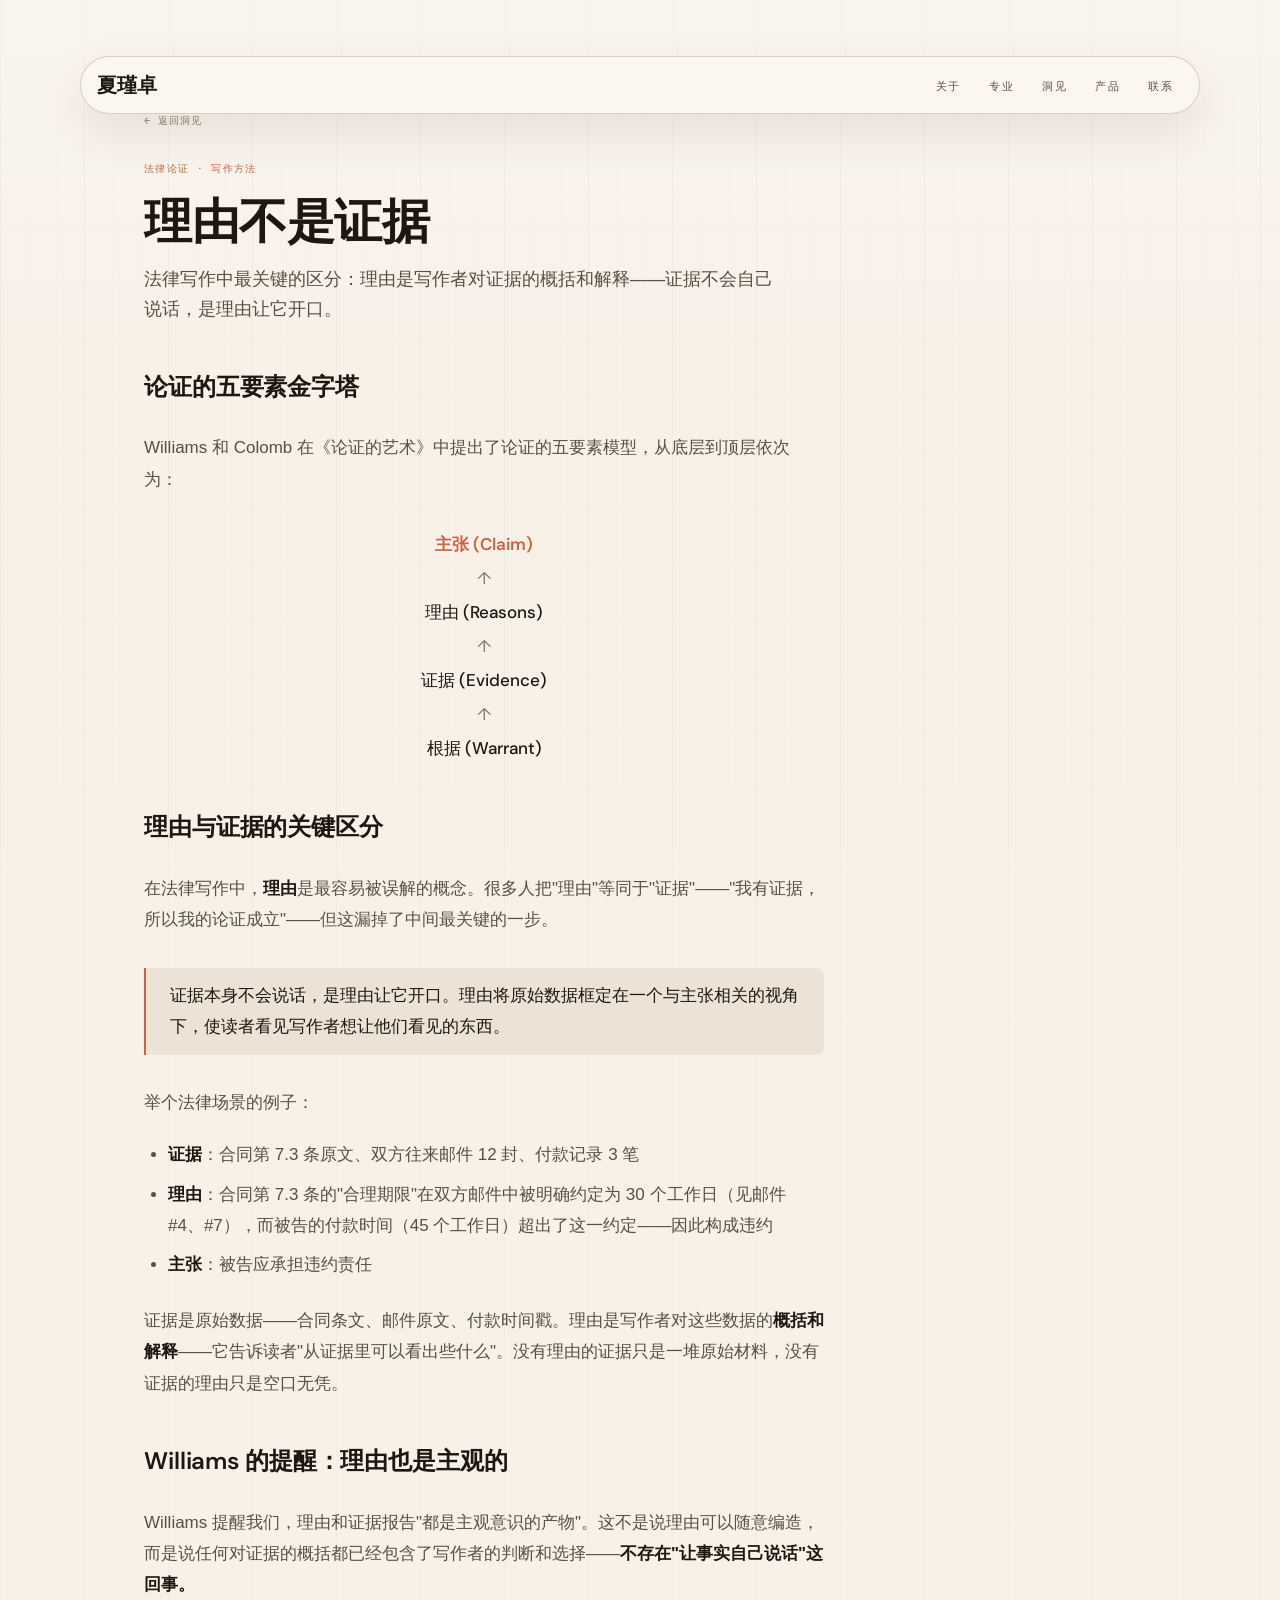
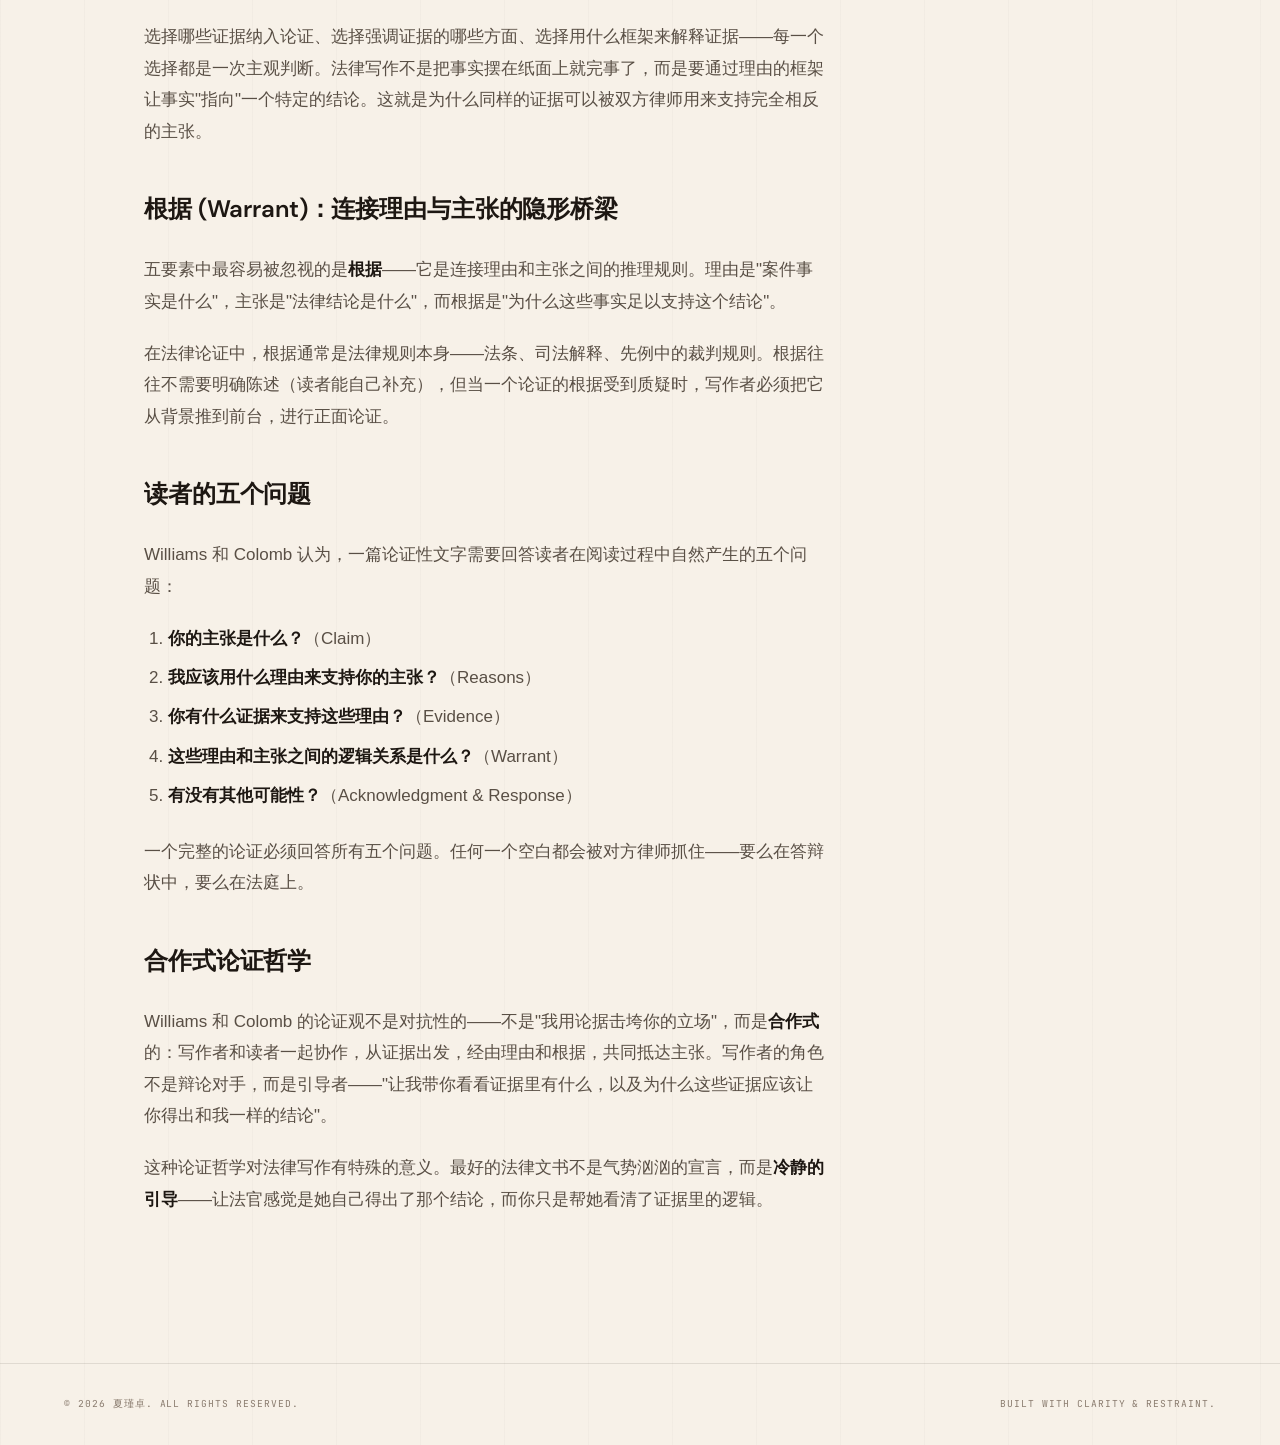
<file: articles/reasons-vs-evidence.html>
<!DOCTYPE html>
<html lang="zh-CN">
<head>
<meta charset="UTF-8">
<meta name="viewport" content="width=device-width, initial-scale=1.0">
<title>理由不是证据 — 夏瑾卓</title>
<link rel="preconnect" href="https://fonts.googleapis.com">
<link rel="preconnect" href="https://fonts.gstatic.com" crossorigin>
<link href="https://fonts.googleapis.com/css2?family=DM+Sans:ital,opsz,wght@0,9..40,100..1000;1,9..40,100..1000&family=JetBrains+Mono:ital,wght@0,300;0,400;1,300&display=swap" rel="stylesheet">
<link rel="stylesheet" href="../styles.css?v=2">
</head>
<body>

<nav class="nav scrolled">
  <a href="../index.html" class="nav-logo">夏瑾卓</a>
  <ul class="nav-links">
    <li><a href="../index.html#about">关于</a></li>
    <li><a href="../index.html#professional">专业</a></li>
    <li><a href="../index.html#insights">洞见</a></li>
    <li><a href="../index.html#products">产品</a></li>
    <li><a href="../index.html#contact">联系</a></li>
  </ul>
</nav>

<section class="section article-page">
  <a href="../index.html#insights" class="article-back">← 返回洞见</a>
  <div class="article-header">
    <div class="article-meta">法律论证 · 写作方法</div>
    <h1 class="article-title">理由不是证据</h1>
    <p class="article-subtitle">法律写作中最关键的区分：理由是写作者对证据的概括和解释——证据不会自己说话，是理由让它开口。</p>
  </div>

  <div class="article-body">

    <h2>论证的五要素金字塔</h2>
    <p>Williams 和 Colomb 在《论证的艺术》中提出了论证的五要素模型，从底层到顶层依次为：</p>
    <div style="text-align: center; margin: 2rem 0; font-family: var(--font-display); line-height: 2;">
      <div style="color: var(--accent); font-weight: 600;">主张 (Claim)</div>
      <div style="color: var(--text-muted);">↑</div>
      <div style="font-weight: 500;">理由 (Reasons)</div>
      <div style="color: var(--text-muted);">↑</div>
      <div style="font-weight: 500;">证据 (Evidence)</div>
      <div style="color: var(--text-muted);">↑</div>
      <div style="font-weight: 500;">根据 (Warrant)</div>
    </div>

    <h2>理由与证据的关键区分</h2>
    <p>在法律写作中，<strong>理由</strong>是最容易被误解的概念。很多人把"理由"等同于"证据"——"我有证据，所以我的论证成立"——但这漏掉了中间最关键的一步。</p>

    <blockquote>
      <p>证据本身不会说话，是理由让它开口。理由将原始数据框定在一个与主张相关的视角下，使读者看见写作者想让他们看见的东西。</p>
    </blockquote>

    <p>举个法律场景的例子：</p>
    <ul>
      <li><strong>证据</strong>：合同第 7.3 条原文、双方往来邮件 12 封、付款记录 3 笔</li>
      <li><strong>理由</strong>：合同第 7.3 条的"合理期限"在双方邮件中被明确约定为 30 个工作日（见邮件 #4、#7），而被告的付款时间（45 个工作日）超出了这一约定——因此构成违约</li>
      <li><strong>主张</strong>：被告应承担违约责任</li>
    </ul>

    <p>证据是原始数据——合同条文、邮件原文、付款时间戳。理由是写作者对这些数据的<strong>概括和解释</strong>——它告诉读者"从证据里可以看出些什么"。没有理由的证据只是一堆原始材料，没有证据的理由只是空口无凭。</p>

    <h2>Williams 的提醒：理由也是主观的</h2>
    <p>Williams 提醒我们，理由和证据报告"都是主观意识的产物"。这不是说理由可以随意编造，而是说任何对证据的概括都已经包含了写作者的判断和选择——<strong>不存在"让事实自己说话"这回事。</strong></p>
    <p>选择哪些证据纳入论证、选择强调证据的哪些方面、选择用什么框架来解释证据——每一个选择都是一次主观判断。法律写作不是把事实摆在纸面上就完事了，而是要通过理由的框架让事实"指向"一个特定的结论。这就是为什么同样的证据可以被双方律师用来支持完全相反的主张。</p>

    <h2>根据 (Warrant)：连接理由与主张的隐形桥梁</h2>
    <p>五要素中最容易被忽视的是<strong>根据</strong>——它是连接理由和主张之间的推理规则。理由是"案件事实是什么"，主张是"法律结论是什么"，而根据是"为什么这些事实足以支持这个结论"。</p>
    <p>在法律论证中，根据通常是法律规则本身——法条、司法解释、先例中的裁判规则。根据往往不需要明确陈述（读者能自己补充），但当一个论证的根据受到质疑时，写作者必须把它从背景推到前台，进行正面论证。</p>

    <h2>读者的五个问题</h2>
    <p>Williams 和 Colomb 认为，一篇论证性文字需要回答读者在阅读过程中自然产生的五个问题：</p>
    <ol>
      <li><strong>你的主张是什么？</strong>（Claim）</li>
      <li><strong>我应该用什么理由来支持你的主张？</strong>（Reasons）</li>
      <li><strong>你有什么证据来支持这些理由？</strong>（Evidence）</li>
      <li><strong>这些理由和主张之间的逻辑关系是什么？</strong>（Warrant）</li>
      <li><strong>有没有其他可能性？</strong>（Acknowledgment & Response）</li>
    </ol>
    <p>一个完整的论证必须回答所有五个问题。任何一个空白都会被对方律师抓住——要么在答辩状中，要么在法庭上。</p>

    <h2>合作式论证哲学</h2>
    <p>Williams 和 Colomb 的论证观不是对抗性的——不是"我用论据击垮你的立场"，而是<strong>合作式</strong>的：写作者和读者一起协作，从证据出发，经由理由和根据，共同抵达主张。写作者的角色不是辩论对手，而是引导者——"让我带你看看证据里有什么，以及为什么这些证据应该让你得出和我一样的结论"。</p>
    <p>这种论证哲学对法律写作有特殊的意义。最好的法律文书不是气势汹汹的宣言，而是<strong>冷静的引导</strong>——让法官感觉是她自己得出了那个结论，而你只是帮她看清了证据里的逻辑。</p>

  </div>
</section>

<footer class="footer">
  <span>© 2026 夏瑾卓. All rights reserved.</span>
  <span>Built with clarity & restraint.</span>
</footer>
</body>
</html>
</file>
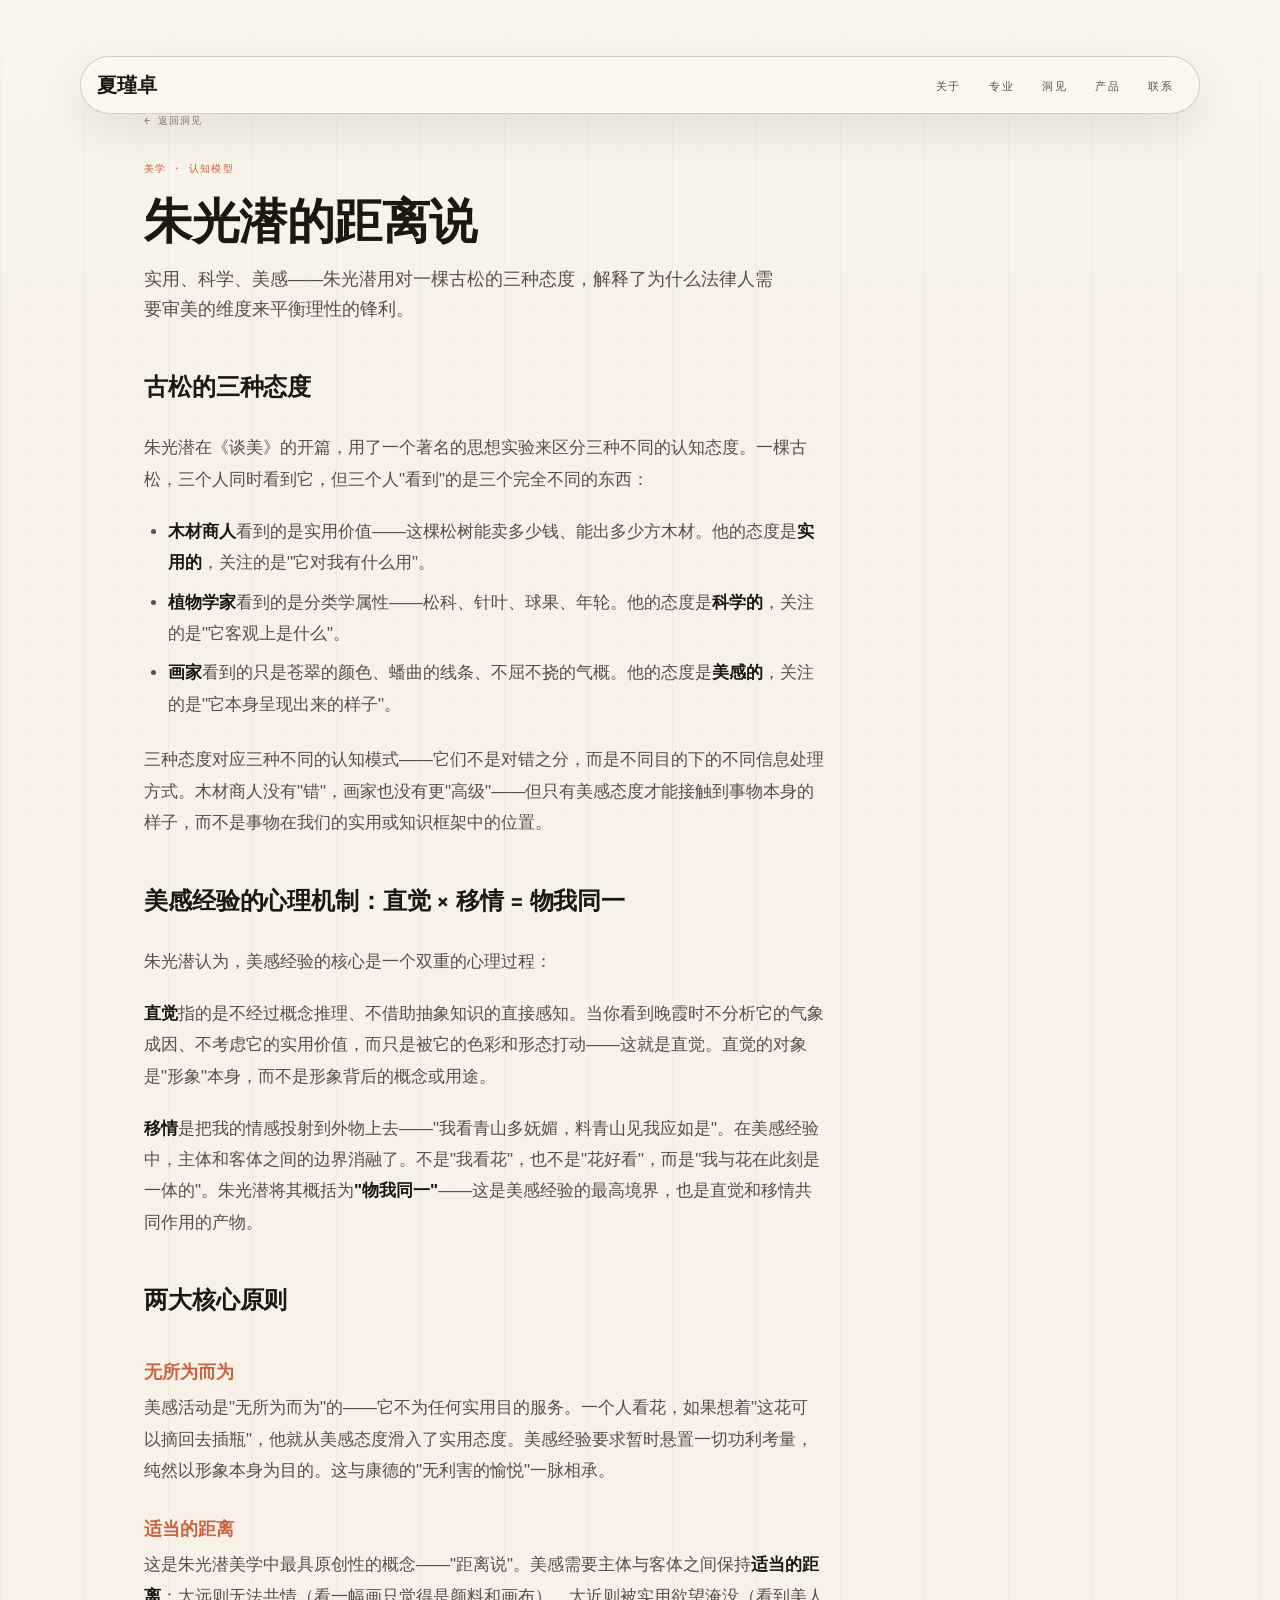
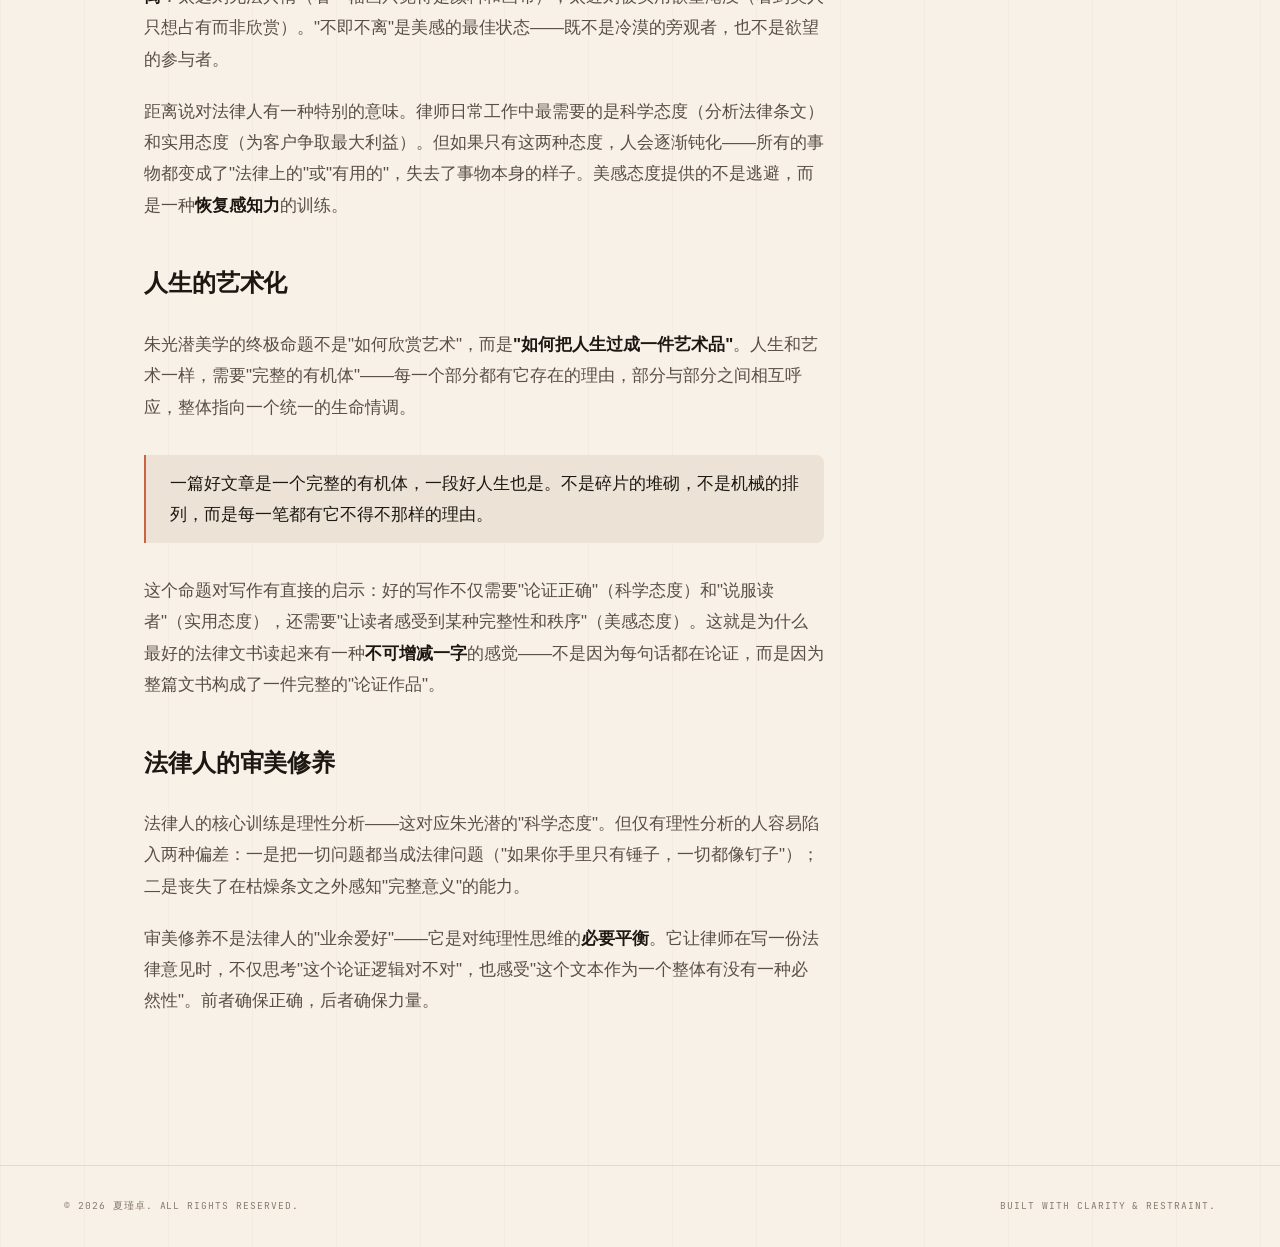
<file: articles/zhu-guangqian.html>
<!DOCTYPE html>
<html lang="zh-CN">
<head>
<meta charset="UTF-8">
<meta name="viewport" content="width=device-width, initial-scale=1.0">
<title>朱光潜的距离说 — 夏瑾卓</title>
<link rel="preconnect" href="https://fonts.googleapis.com">
<link rel="preconnect" href="https://fonts.gstatic.com" crossorigin>
<link href="https://fonts.googleapis.com/css2?family=DM+Sans:ital,opsz,wght@0,9..40,100..1000;1,9..40,100..1000&family=JetBrains+Mono:ital,wght@0,300;0,400;1,300&display=swap" rel="stylesheet">
<link rel="stylesheet" href="../styles.css?v=2">
</head>
<body>

<nav class="nav scrolled">
  <a href="../index.html" class="nav-logo">夏瑾卓</a>
  <ul class="nav-links">
    <li><a href="../index.html#about">关于</a></li>
    <li><a href="../index.html#professional">专业</a></li>
    <li><a href="../index.html#insights">洞见</a></li>
    <li><a href="../index.html#products">产品</a></li>
    <li><a href="../index.html#contact">联系</a></li>
  </ul>
</nav>

<section class="section article-page">
  <a href="../index.html#insights" class="article-back">← 返回洞见</a>
  <div class="article-header">
    <div class="article-meta">美学 · 认知模型</div>
    <h1 class="article-title">朱光潜的距离说</h1>
    <p class="article-subtitle">实用、科学、美感——朱光潜用对一棵古松的三种态度，解释了为什么法律人需要审美的维度来平衡理性的锋利。</p>
  </div>

  <div class="article-body">

    <h2>古松的三种态度</h2>
    <p>朱光潜在《谈美》的开篇，用了一个著名的思想实验来区分三种不同的认知态度。一棵古松，三个人同时看到它，但三个人"看到"的是三个完全不同的东西：</p>

    <ul>
      <li><strong>木材商人</strong>看到的是实用价值——这棵松树能卖多少钱、能出多少方木材。他的态度是<strong>实用的</strong>，关注的是"它对我有什么用"。</li>
      <li><strong>植物学家</strong>看到的是分类学属性——松科、针叶、球果、年轮。他的态度是<strong>科学的</strong>，关注的是"它客观上是什么"。</li>
      <li><strong>画家</strong>看到的只是苍翠的颜色、蟠曲的线条、不屈不挠的气概。他的态度是<strong>美感的</strong>，关注的是"它本身呈现出来的样子"。</li>
    </ul>

    <p>三种态度对应三种不同的认知模式——它们不是对错之分，而是不同目的下的不同信息处理方式。木材商人没有"错"，画家也没有更"高级"——但只有美感态度才能接触到事物本身的样子，而不是事物在我们的实用或知识框架中的位置。</p>

    <h2>美感经验的心理机制：直觉 × 移情 = 物我同一</h2>
    <p>朱光潜认为，美感经验的核心是一个双重的心理过程：</p>

    <p><strong>直觉</strong>指的是不经过概念推理、不借助抽象知识的直接感知。当你看到晚霞时不分析它的气象成因、不考虑它的实用价值，而只是被它的色彩和形态打动——这就是直觉。直觉的对象是"形象"本身，而不是形象背后的概念或用途。</p>

    <p><strong>移情</strong>是把我的情感投射到外物上去——"我看青山多妩媚，料青山见我应如是"。在美感经验中，主体和客体之间的边界消融了。不是"我看花"，也不是"花好看"，而是"我与花在此刻是一体的"。朱光潜将其概括为<strong>"物我同一"</strong>——这是美感经验的最高境界，也是直觉和移情共同作用的产物。</p>

    <h2>两大核心原则</h2>

    <h3>无所为而为</h3>
    <p>美感活动是"无所为而为"的——它不为任何实用目的服务。一个人看花，如果想着"这花可以摘回去插瓶"，他就从美感态度滑入了实用态度。美感经验要求暂时悬置一切功利考量，纯然以形象本身为目的。这与康德的"无利害的愉悦"一脉相承。</p>

    <h3>适当的距离</h3>
    <p>这是朱光潜美学中最具原创性的概念——"距离说"。美感需要主体与客体之间保持<strong>适当的距离</strong>：太远则无法共情（看一幅画只觉得是颜料和画布），太近则被实用欲望淹没（看到美人只想占有而非欣赏）。"不即不离"是美感的最佳状态——既不是冷漠的旁观者，也不是欲望的参与者。</p>

    <p>距离说对法律人有一种特别的意味。律师日常工作中最需要的是科学态度（分析法律条文）和实用态度（为客户争取最大利益）。但如果只有这两种态度，人会逐渐钝化——所有的事物都变成了"法律上的"或"有用的"，失去了事物本身的样子。美感态度提供的不是逃避，而是一种<strong>恢复感知力</strong>的训练。</p>

    <h2>人生的艺术化</h2>
    <p>朱光潜美学的终极命题不是"如何欣赏艺术"，而是<strong>"如何把人生过成一件艺术品"</strong>。人生和艺术一样，需要"完整的有机体"——每一个部分都有它存在的理由，部分与部分之间相互呼应，整体指向一个统一的生命情调。</p>

    <blockquote>
      <p>一篇好文章是一个完整的有机体，一段好人生也是。不是碎片的堆砌，不是机械的排列，而是每一笔都有它不得不那样的理由。</p>
    </blockquote>

    <p>这个命题对写作有直接的启示：好的写作不仅需要"论证正确"（科学态度）和"说服读者"（实用态度），还需要"让读者感受到某种完整性和秩序"（美感态度）。这就是为什么最好的法律文书读起来有一种<strong>不可增减一字</strong>的感觉——不是因为每句话都在论证，而是因为整篇文书构成了一件完整的"论证作品"。</p>

    <h2>法律人的审美修养</h2>
    <p>法律人的核心训练是理性分析——这对应朱光潜的"科学态度"。但仅有理性分析的人容易陷入两种偏差：一是把一切问题都当成法律问题（"如果你手里只有锤子，一切都像钉子"）；二是丧失了在枯燥条文之外感知"完整意义"的能力。</p>

    <p>审美修养不是法律人的"业余爱好"——它是对纯理性思维的<strong>必要平衡</strong>。它让律师在写一份法律意见时，不仅思考"这个论证逻辑对不对"，也感受"这个文本作为一个整体有没有一种必然性"。前者确保正确，后者确保力量。</p>

  </div>
</section>

<footer class="footer">
  <span>© 2026 夏瑾卓. All rights reserved.</span>
  <span>Built with clarity & restraint.</span>
</footer>
</body>
</html>
</file>
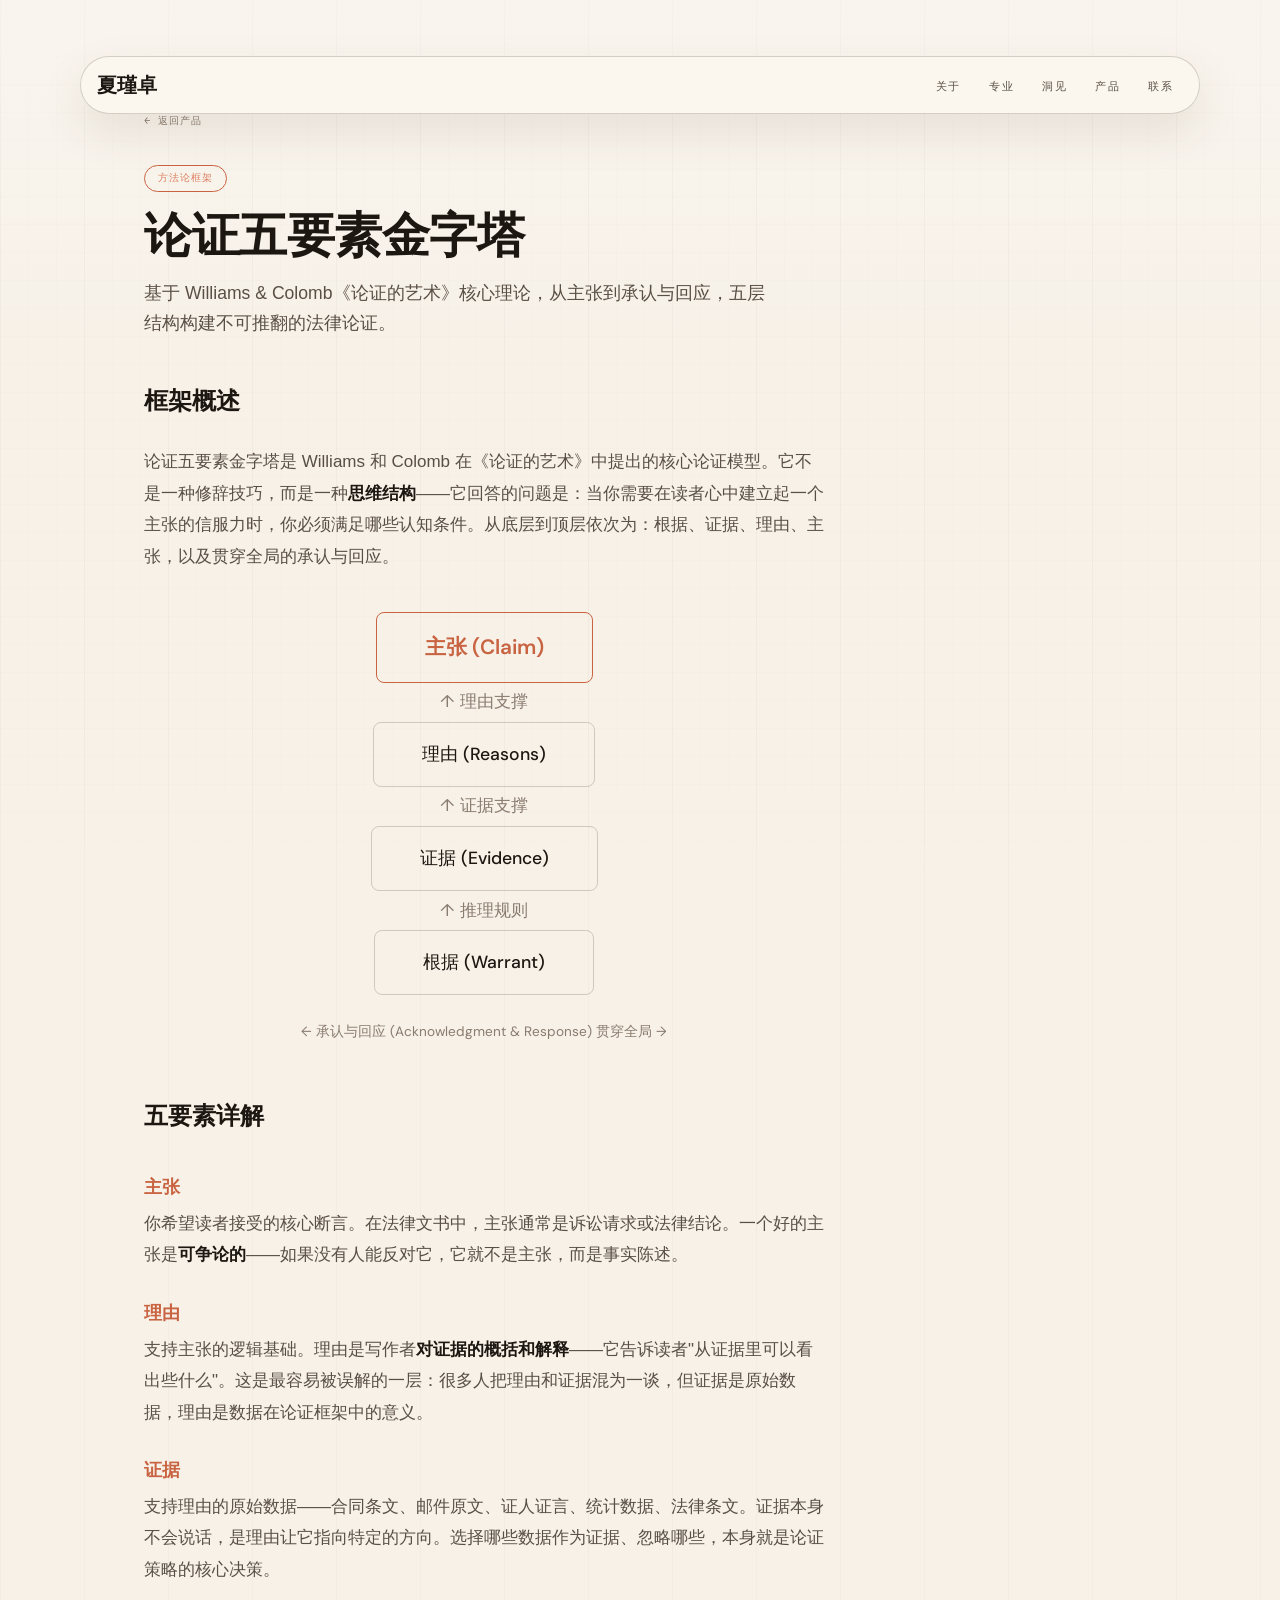
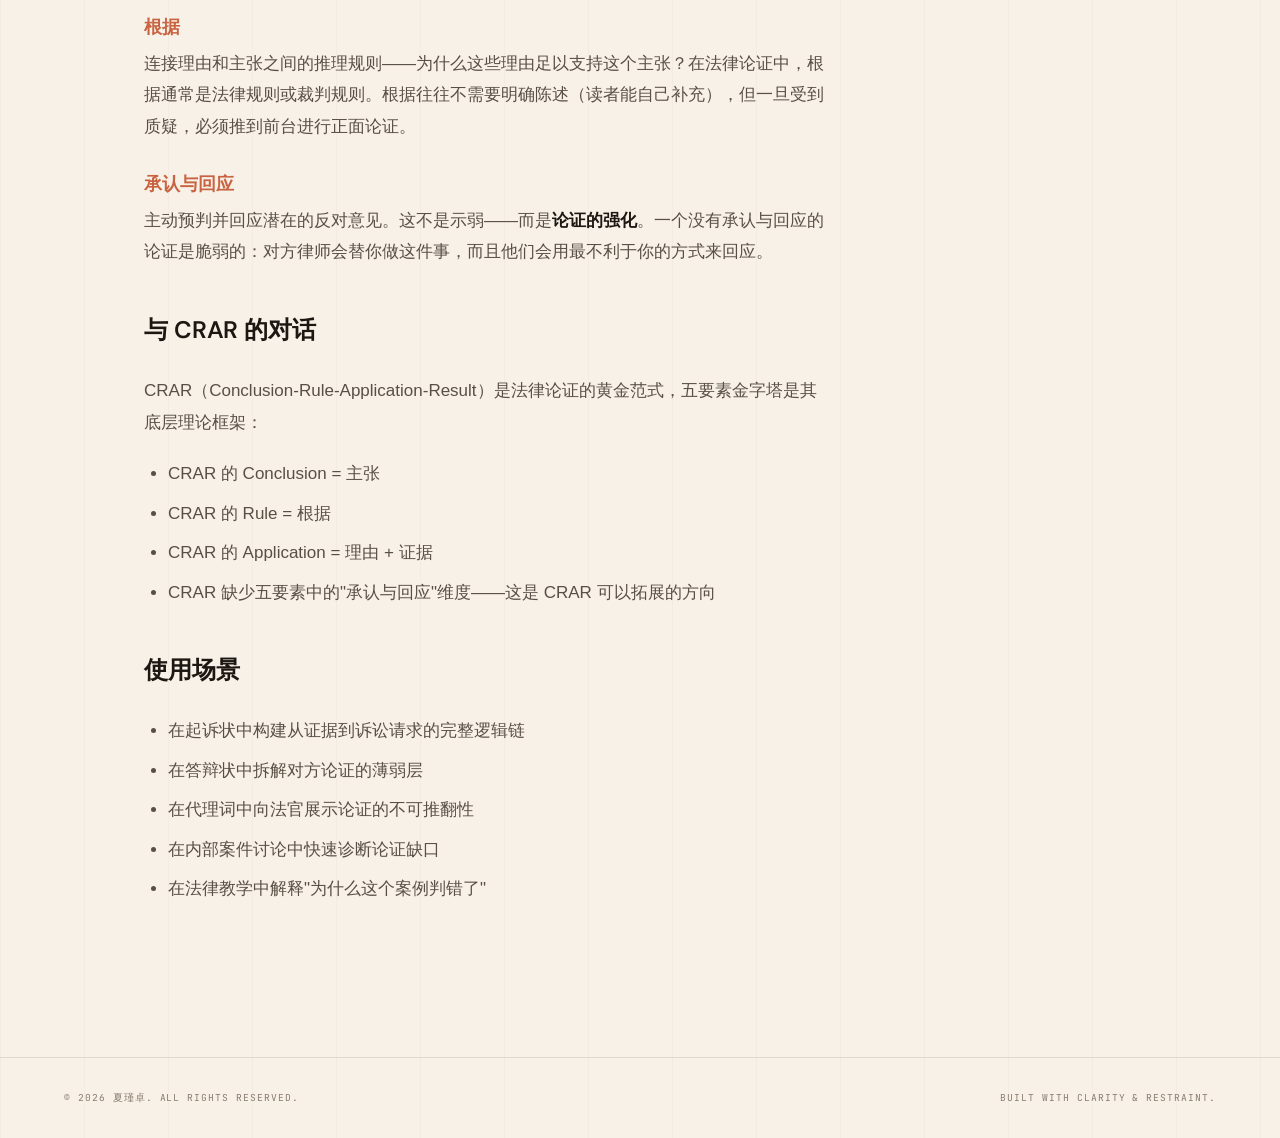
<file: products/argument-pyramid.html>
<!DOCTYPE html>
<html lang="zh-CN">
<head>
<meta charset="UTF-8">
<meta name="viewport" content="width=device-width, initial-scale=1.0">
<title>论证五要素金字塔 — 夏瑾卓</title>
<link rel="preconnect" href="https://fonts.googleapis.com">
<link rel="preconnect" href="https://fonts.gstatic.com" crossorigin>
<link href="https://fonts.googleapis.com/css2?family=DM+Sans:ital,opsz,wght@0,9..40,100..1000;1,9..40,100..1000&family=JetBrains+Mono:ital,wght@0,300;0,400;1,300&display=swap" rel="stylesheet">
<link rel="stylesheet" href="../styles.css?v=2">
</head>
<body>

<nav class="nav scrolled">
  <a href="../index.html" class="nav-logo">夏瑾卓</a>
  <ul class="nav-links">
    <li><a href="../index.html#about">关于</a></li>
    <li><a href="../index.html#professional">专业</a></li>
    <li><a href="../index.html#insights">洞见</a></li>
    <li><a href="../index.html#products">产品</a></li>
    <li><a href="../index.html#contact">联系</a></li>
  </ul>
</nav>

<section class="section article-page">
  <a href="../index.html#products" class="article-back">← 返回产品</a>
  <div class="article-header">
    <span class="product-badge" style="margin-bottom: 1rem;">方法论框架</span>
    <h1 class="article-title">论证五要素金字塔</h1>
    <p class="article-subtitle">基于 Williams & Colomb《论证的艺术》核心理论，从主张到承认与回应，五层结构构建不可推翻的法律论证。</p>
  </div>

  <div class="article-body">

    <h2>框架概述</h2>
    <p>论证五要素金字塔是 Williams 和 Colomb 在《论证的艺术》中提出的核心论证模型。它不是一种修辞技巧，而是一种<strong>思维结构</strong>——它回答的问题是：当你需要在读者心中建立起一个主张的信服力时，你必须满足哪些认知条件。从底层到顶层依次为：根据、证据、理由、主张，以及贯穿全局的承认与回应。</p>

    <div style="text-align: center; margin: 2.5rem 0; font-family: var(--font-display);">
      <div style="display: inline-block; padding: 1rem 3rem; border: 1px solid var(--accent); border-radius: var(--radius); color: var(--accent); font-weight: 600; font-size: 1.3rem;">主张 (Claim)</div>
      <div style="margin: 0.3rem 0; color: var(--text-muted);">↑ 理由支撑</div>
      <div style="display: inline-block; padding: 1rem 3rem; border: 1px solid var(--border-strong); border-radius: var(--radius); font-weight: 500; font-size: 1.1rem;">理由 (Reasons)</div>
      <div style="margin: 0.3rem 0; color: var(--text-muted);">↑ 证据支撑</div>
      <div style="display: inline-block; padding: 1rem 3rem; border: 1px solid var(--border-strong); border-radius: var(--radius); font-weight: 500; font-size: 1.1rem;">证据 (Evidence)</div>
      <div style="margin: 0.3rem 0; color: var(--text-muted);">↑ 推理规则</div>
      <div style="display: inline-block; padding: 1rem 3rem; border: 1px solid var(--border-strong); border-radius: var(--radius); font-weight: 500; font-size: 1.1rem;">根据 (Warrant)</div>
      <div style="margin-top: 1rem; padding: 0.6rem 2rem; font-size: 0.85rem; color: var(--text-muted);">← 承认与回应 (Acknowledgment & Response) 贯穿全局 →</div>
    </div>

    <h2>五要素详解</h2>

    <h3>主张</h3>
    <p>你希望读者接受的核心断言。在法律文书中，主张通常是诉讼请求或法律结论。一个好的主张是<strong>可争论的</strong>——如果没有人能反对它，它就不是主张，而是事实陈述。</p>

    <h3>理由</h3>
    <p>支持主张的逻辑基础。理由是写作者<strong>对证据的概括和解释</strong>——它告诉读者"从证据里可以看出些什么"。这是最容易被误解的一层：很多人把理由和证据混为一谈，但证据是原始数据，理由是数据在论证框架中的意义。</p>

    <h3>证据</h3>
    <p>支持理由的原始数据——合同条文、邮件原文、证人证言、统计数据、法律条文。证据本身不会说话，是理由让它指向特定的方向。选择哪些数据作为证据、忽略哪些，本身就是论证策略的核心决策。</p>

    <h3>根据</h3>
    <p>连接理由和主张之间的推理规则——为什么这些理由足以支持这个主张？在法律论证中，根据通常是法律规则或裁判规则。根据往往不需要明确陈述（读者能自己补充），但一旦受到质疑，必须推到前台进行正面论证。</p>

    <h3>承认与回应</h3>
    <p>主动预判并回应潜在的反对意见。这不是示弱——而是<strong>论证的强化</strong>。一个没有承认与回应的论证是脆弱的：对方律师会替你做这件事，而且他们会用最不利于你的方式来回应。</p>

    <h2>与 CRAR 的对话</h2>
    <p>CRAR（Conclusion-Rule-Application-Result）是法律论证的黄金范式，五要素金字塔是其底层理论框架：</p>
    <ul>
      <li>CRAR 的 Conclusion = 主张</li>
      <li>CRAR 的 Rule = 根据</li>
      <li>CRAR 的 Application = 理由 + 证据</li>
      <li>CRAR 缺少五要素中的"承认与回应"维度——这是 CRAR 可以拓展的方向</li>
    </ul>

    <h2>使用场景</h2>
    <ul>
      <li>在起诉状中构建从证据到诉讼请求的完整逻辑链</li>
      <li>在答辩状中拆解对方论证的薄弱层</li>
      <li>在代理词中向法官展示论证的不可推翻性</li>
      <li>在内部案件讨论中快速诊断论证缺口</li>
      <li>在法律教学中解释"为什么这个案例判错了"</li>
    </ul>

  </div>
</section>

<footer class="footer">
  <span>© 2026 夏瑾卓. All rights reserved.</span>
  <span>Built with clarity & restraint.</span>
</footer>
</body>
</html>
</file>
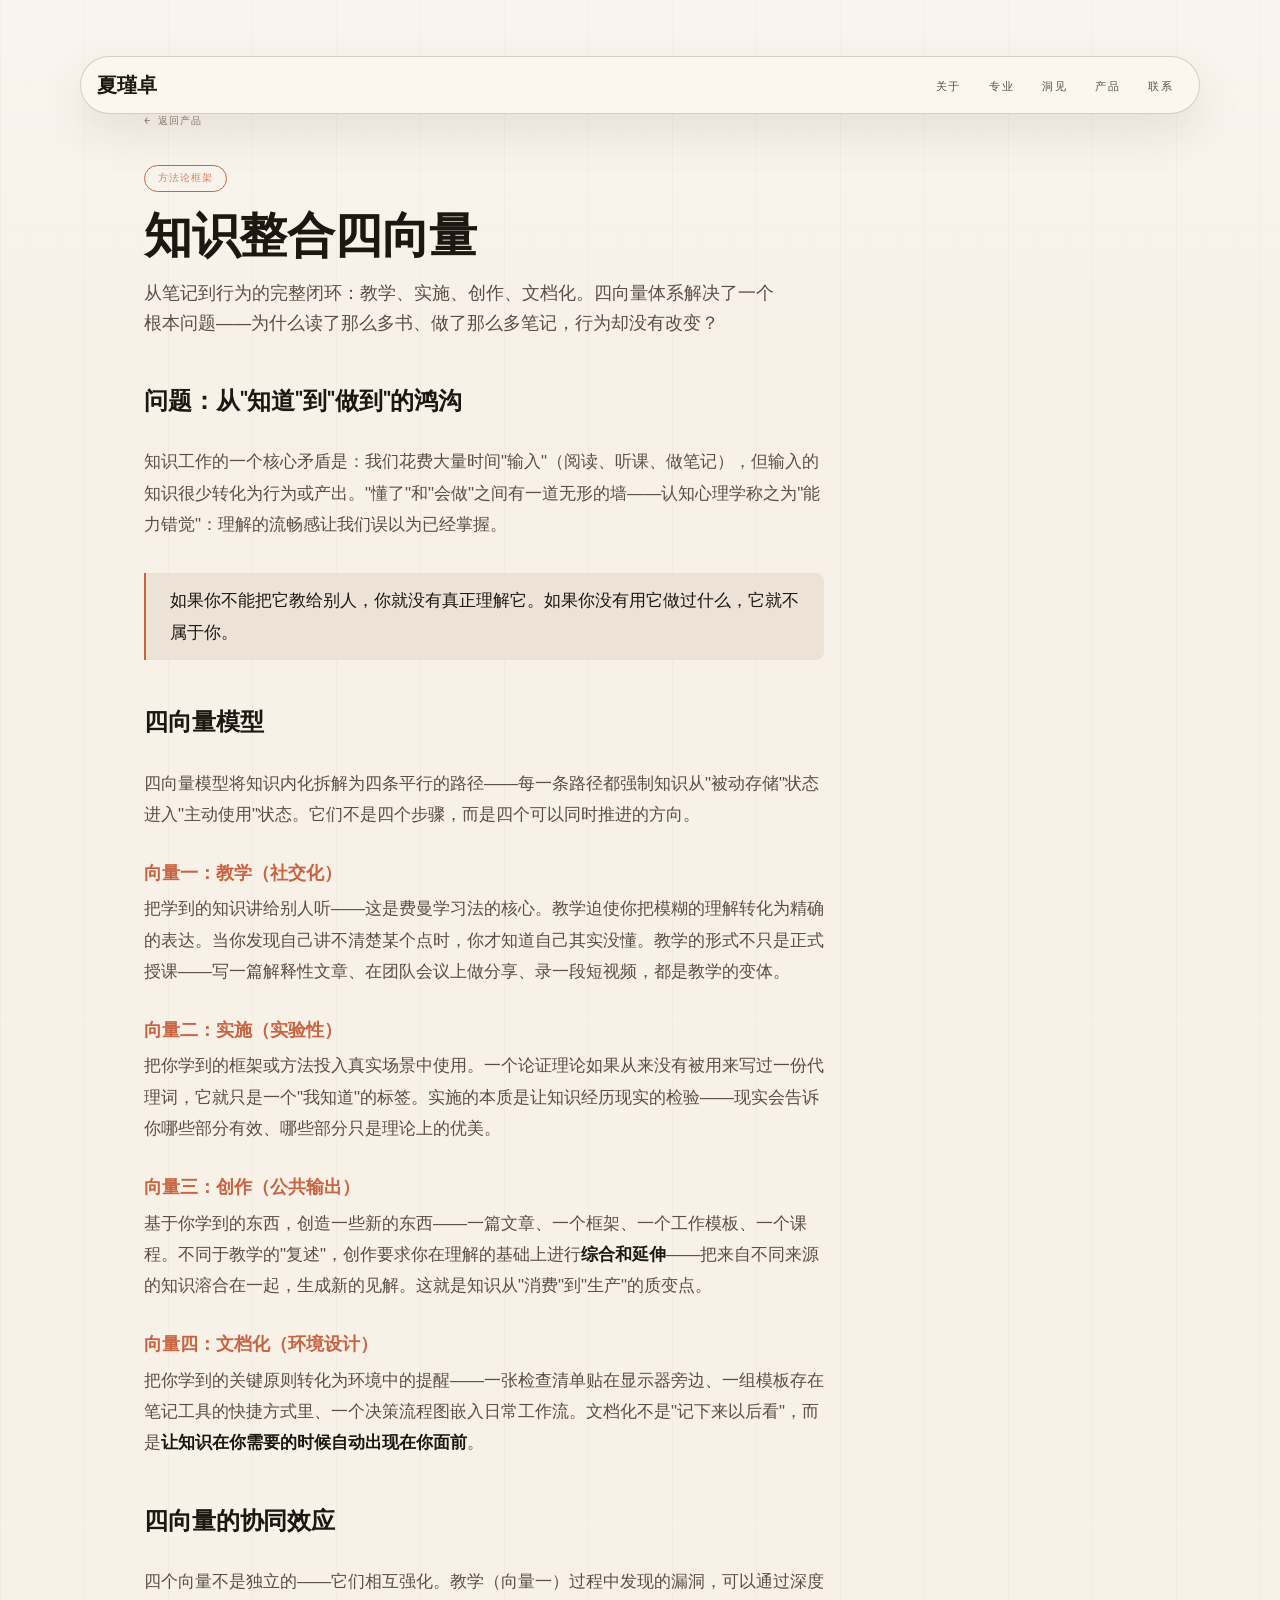
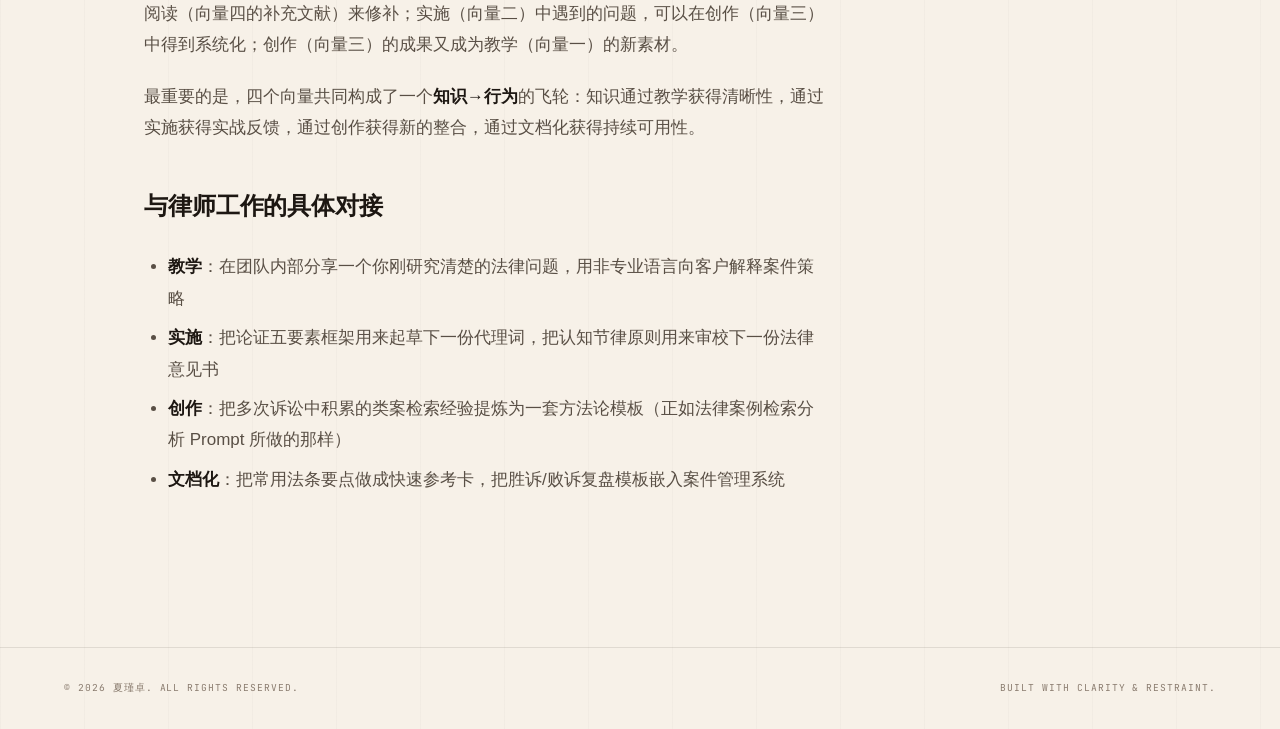
<file: products/knowledge-vectors.html>
<!DOCTYPE html>
<html lang="zh-CN">
<head>
<meta charset="UTF-8">
<meta name="viewport" content="width=device-width, initial-scale=1.0">
<title>知识整合四向量 — 夏瑾卓</title>
<link rel="preconnect" href="https://fonts.googleapis.com">
<link rel="preconnect" href="https://fonts.gstatic.com" crossorigin>
<link href="https://fonts.googleapis.com/css2?family=DM+Sans:ital,opsz,wght@0,9..40,100..1000;1,9..40,100..1000&family=JetBrains+Mono:ital,wght@0,300;0,400;1,300&display=swap" rel="stylesheet">
<link rel="stylesheet" href="../styles.css?v=2">
</head>
<body>

<nav class="nav scrolled">
  <a href="../index.html" class="nav-logo">夏瑾卓</a>
  <ul class="nav-links">
    <li><a href="../index.html#about">关于</a></li>
    <li><a href="../index.html#professional">专业</a></li>
    <li><a href="../index.html#insights">洞见</a></li>
    <li><a href="../index.html#products">产品</a></li>
    <li><a href="../index.html#contact">联系</a></li>
  </ul>
</nav>

<section class="section article-page">
  <a href="../index.html#products" class="article-back">← 返回产品</a>
  <div class="article-header">
    <span class="product-badge" style="margin-bottom: 1rem;">方法论框架</span>
    <h1 class="article-title">知识整合四向量</h1>
    <p class="article-subtitle">从笔记到行为的完整闭环：教学、实施、创作、文档化。四向量体系解决了一个根本问题——为什么读了那么多书、做了那么多笔记，行为却没有改变？</p>
  </div>

  <div class="article-body">

    <h2>问题：从"知道"到"做到"的鸿沟</h2>
    <p>知识工作的一个核心矛盾是：我们花费大量时间"输入"（阅读、听课、做笔记），但输入的知识很少转化为行为或产出。"懂了"和"会做"之间有一道无形的墙——认知心理学称之为"能力错觉"：理解的流畅感让我们误以为已经掌握。</p>

    <blockquote>
      <p>如果你不能把它教给别人，你就没有真正理解它。如果你没有用它做过什么，它就不属于你。</p>
    </blockquote>

    <h2>四向量模型</h2>
    <p>四向量模型将知识内化拆解为四条平行的路径——每一条路径都强制知识从"被动存储"状态进入"主动使用"状态。它们不是四个步骤，而是四个可以同时推进的方向。</p>

    <h3>向量一：教学（社交化）</h3>
    <p>把学到的知识讲给别人听——这是费曼学习法的核心。教学迫使你把模糊的理解转化为精确的表达。当你发现自己讲不清楚某个点时，你才知道自己其实没懂。教学的形式不只是正式授课——写一篇解释性文章、在团队会议上做分享、录一段短视频，都是教学的变体。</p>

    <h3>向量二：实施（实验性）</h3>
    <p>把你学到的框架或方法投入真实场景中使用。一个论证理论如果从来没有被用来写过一份代理词，它就只是一个"我知道"的标签。实施的本质是让知识经历现实的检验——现实会告诉你哪些部分有效、哪些部分只是理论上的优美。</p>

    <h3>向量三：创作（公共输出）</h3>
    <p>基于你学到的东西，创造一些新的东西——一篇文章、一个框架、一个工作模板、一个课程。不同于教学的"复述"，创作要求你在理解的基础上进行<strong>综合和延伸</strong>——把来自不同来源的知识溶合在一起，生成新的见解。这就是知识从"消费"到"生产"的质变点。</p>

    <h3>向量四：文档化（环境设计）</h3>
    <p>把你学到的关键原则转化为环境中的提醒——一张检查清单贴在显示器旁边、一组模板存在笔记工具的快捷方式里、一个决策流程图嵌入日常工作流。文档化不是"记下来以后看"，而是<strong>让知识在你需要的时候自动出现在你面前</strong>。</p>

    <h2>四向量的协同效应</h2>
    <p>四个向量不是独立的——它们相互强化。教学（向量一）过程中发现的漏洞，可以通过深度阅读（向量四的补充文献）来修补；实施（向量二）中遇到的问题，可以在创作（向量三）中得到系统化；创作（向量三）的成果又成为教学（向量一）的新素材。</p>
    <p>最重要的是，四个向量共同构成了一个<strong>知识→行为</strong>的飞轮：知识通过教学获得清晰性，通过实施获得实战反馈，通过创作获得新的整合，通过文档化获得持续可用性。</p>

    <h2>与律师工作的具体对接</h2>
    <ul>
      <li><strong>教学</strong>：在团队内部分享一个你刚研究清楚的法律问题，用非专业语言向客户解释案件策略</li>
      <li><strong>实施</strong>：把论证五要素框架用来起草下一份代理词，把认知节律原则用来审校下一份法律意见书</li>
      <li><strong>创作</strong>：把多次诉讼中积累的类案检索经验提炼为一套方法论模板（正如法律案例检索分析 Prompt 所做的那样）</li>
      <li><strong>文档化</strong>：把常用法条要点做成快速参考卡，把胜诉/败诉复盘模板嵌入案件管理系统</li>
    </ul>

  </div>
</section>

<footer class="footer">
  <span>© 2026 夏瑾卓. All rights reserved.</span>
  <span>Built with clarity & restraint.</span>
</footer>
</body>
</html>
</file>
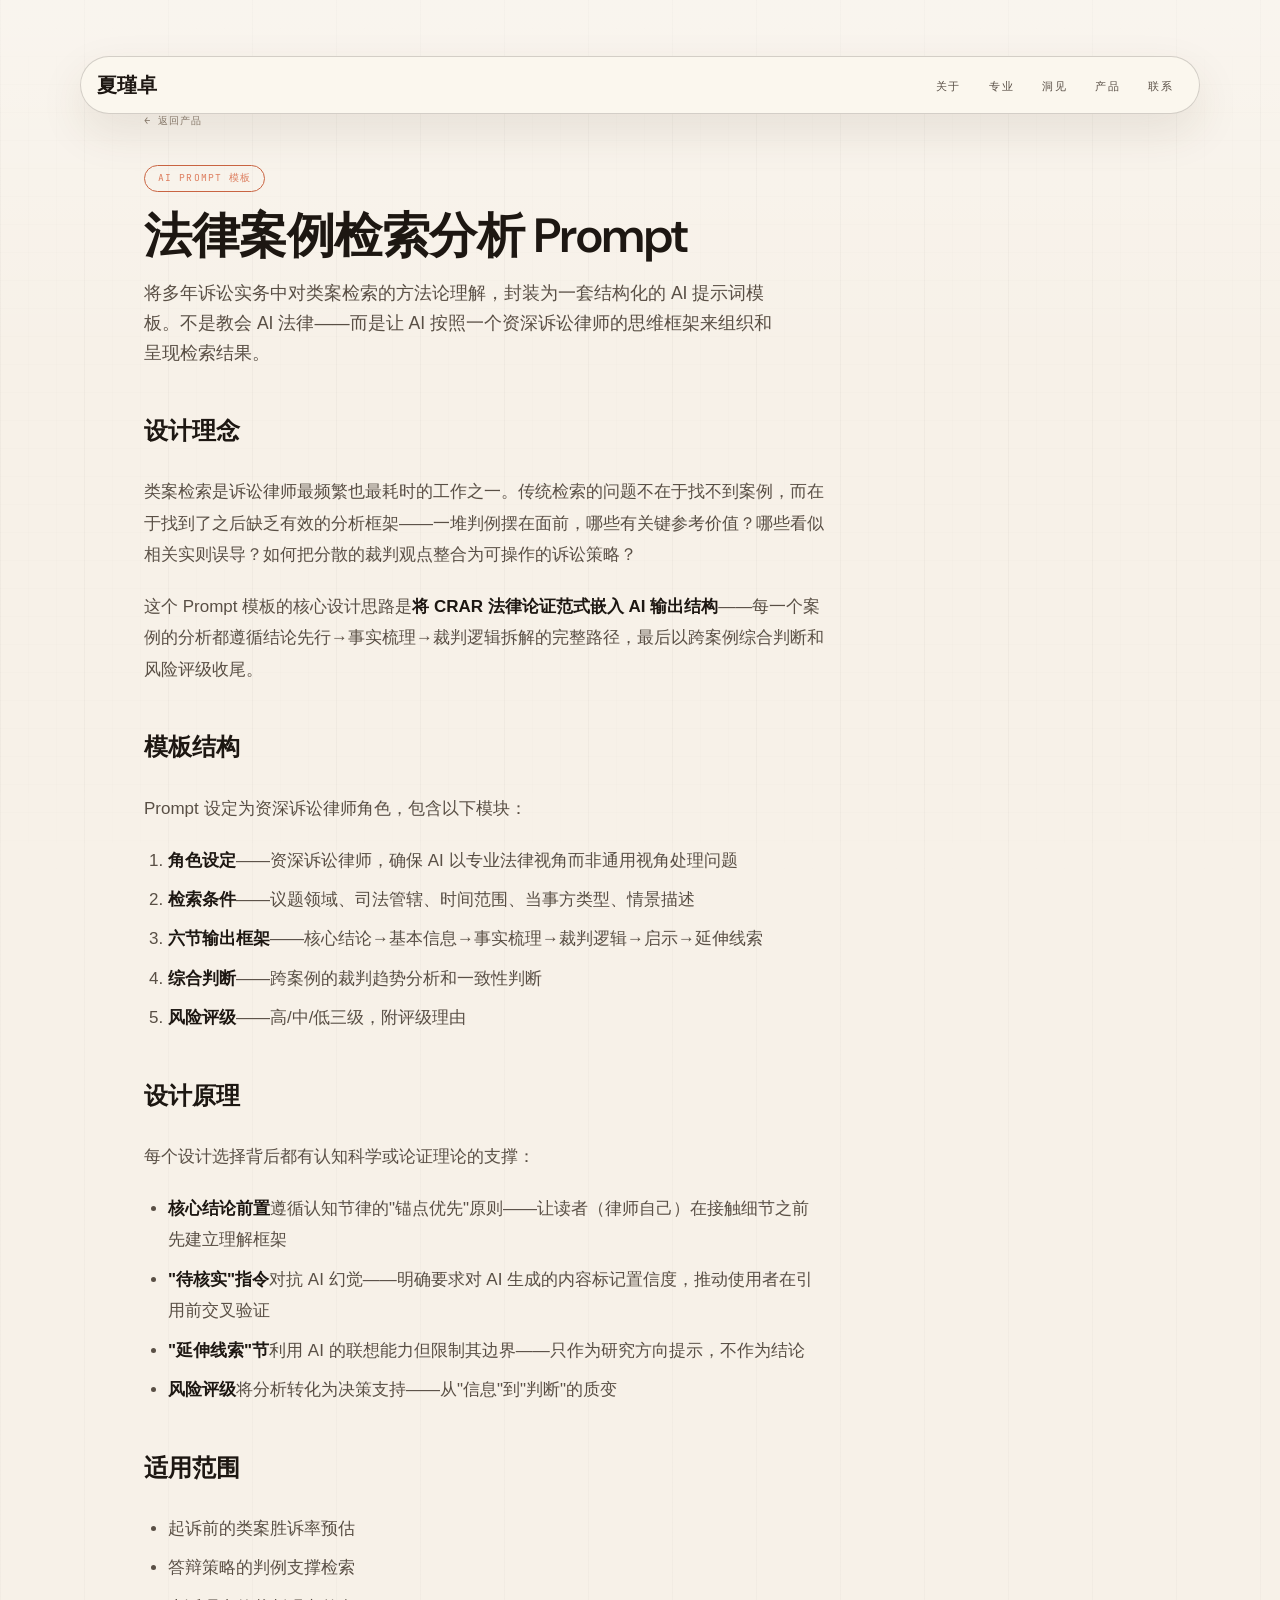
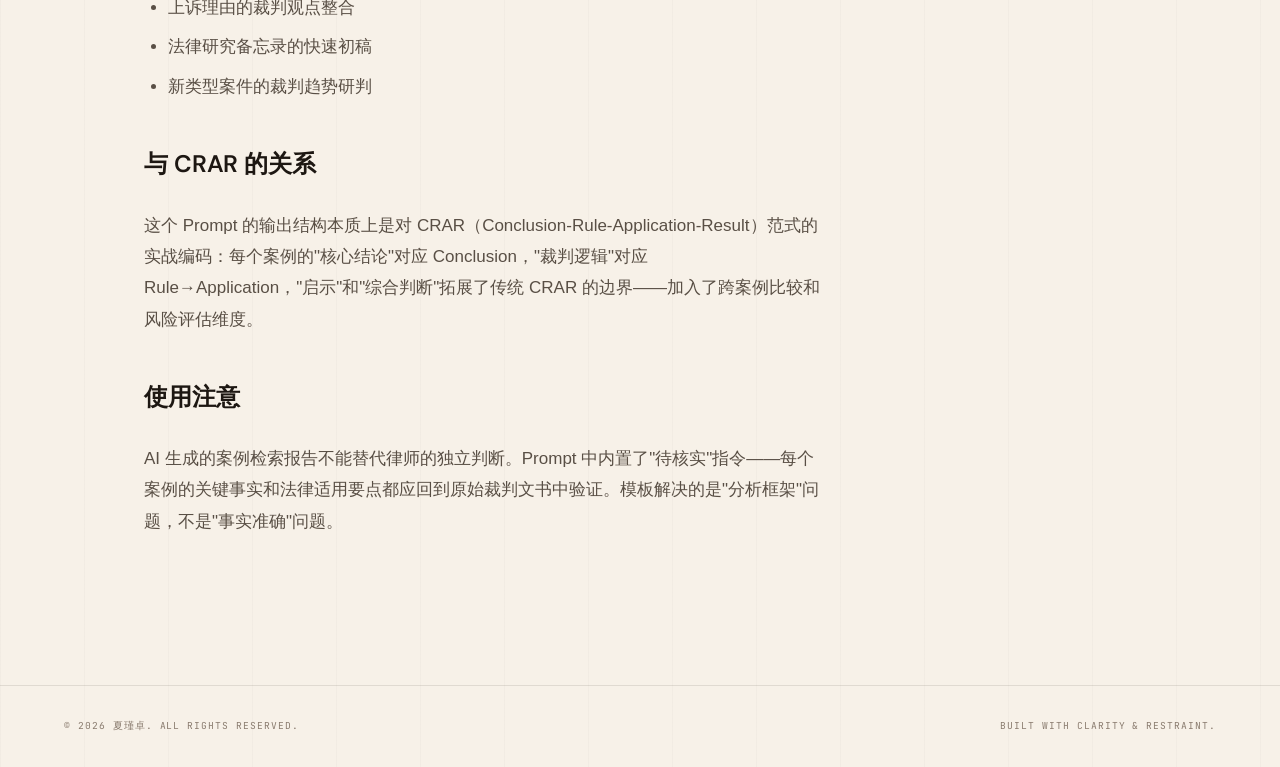
<file: products/legal-prompt.html>
<!DOCTYPE html>
<html lang="zh-CN">
<head>
<meta charset="UTF-8">
<meta name="viewport" content="width=device-width, initial-scale=1.0">
<title>法律案例检索分析 Prompt — 夏瑾卓</title>
<link rel="preconnect" href="https://fonts.googleapis.com">
<link rel="preconnect" href="https://fonts.gstatic.com" crossorigin>
<link href="https://fonts.googleapis.com/css2?family=DM+Sans:ital,opsz,wght@0,9..40,100..1000;1,9..40,100..1000&family=JetBrains+Mono:ital,wght@0,300;0,400;1,300&display=swap" rel="stylesheet">
<link rel="stylesheet" href="../styles.css?v=2">
</head>
<body>

<nav class="nav scrolled">
  <a href="../index.html" class="nav-logo">夏瑾卓</a>
  <ul class="nav-links">
    <li><a href="../index.html#about">关于</a></li>
    <li><a href="../index.html#professional">专业</a></li>
    <li><a href="../index.html#insights">洞见</a></li>
    <li><a href="../index.html#products">产品</a></li>
    <li><a href="../index.html#contact">联系</a></li>
  </ul>
</nav>

<section class="section article-page">
  <a href="../index.html#products" class="article-back">← 返回产品</a>
  <div class="article-header">
    <span class="product-badge" style="margin-bottom: 1rem;">AI Prompt 模板</span>
    <h1 class="article-title">法律案例检索分析 Prompt</h1>
    <p class="article-subtitle">将多年诉讼实务中对类案检索的方法论理解，封装为一套结构化的 AI 提示词模板。不是教会 AI 法律——而是让 AI 按照一个资深诉讼律师的思维框架来组织和呈现检索结果。</p>
  </div>

  <div class="article-body">

    <h2>设计理念</h2>
    <p>类案检索是诉讼律师最频繁也最耗时的工作之一。传统检索的问题不在于找不到案例，而在于找到了之后缺乏有效的分析框架——一堆判例摆在面前，哪些有关键参考价值？哪些看似相关实则误导？如何把分散的裁判观点整合为可操作的诉讼策略？</p>
    <p>这个 Prompt 模板的核心设计思路是<strong>将 CRAR 法律论证范式嵌入 AI 输出结构</strong>——每一个案例的分析都遵循结论先行→事实梳理→裁判逻辑拆解的完整路径，最后以跨案例综合判断和风险评级收尾。</p>

    <h2>模板结构</h2>
    <p>Prompt 设定为资深诉讼律师角色，包含以下模块：</p>
    <ol>
      <li><strong>角色设定</strong>——资深诉讼律师，确保 AI 以专业法律视角而非通用视角处理问题</li>
      <li><strong>检索条件</strong>——议题领域、司法管辖、时间范围、当事方类型、情景描述</li>
      <li><strong>六节输出框架</strong>——核心结论→基本信息→事实梳理→裁判逻辑→启示→延伸线索</li>
      <li><strong>综合判断</strong>——跨案例的裁判趋势分析和一致性判断</li>
      <li><strong>风险评级</strong>——高/中/低三级，附评级理由</li>
    </ol>

    <h2>设计原理</h2>
    <p>每个设计选择背后都有认知科学或论证理论的支撑：</p>
    <ul>
      <li><strong>核心结论前置</strong>遵循认知节律的"锚点优先"原则——让读者（律师自己）在接触细节之前先建立理解框架</li>
      <li><strong>"待核实"指令</strong>对抗 AI 幻觉——明确要求对 AI 生成的内容标记置信度，推动使用者在引用前交叉验证</li>
      <li><strong>"延伸线索"节</strong>利用 AI 的联想能力但限制其边界——只作为研究方向提示，不作为结论</li>
      <li><strong>风险评级</strong>将分析转化为决策支持——从"信息"到"判断"的质变</li>
    </ul>

    <h2>适用范围</h2>
    <ul>
      <li>起诉前的类案胜诉率预估</li>
      <li>答辩策略的判例支撑检索</li>
      <li>上诉理由的裁判观点整合</li>
      <li>法律研究备忘录的快速初稿</li>
      <li>新类型案件的裁判趋势研判</li>
    </ul>

    <h2>与 CRAR 的关系</h2>
    <p>这个 Prompt 的输出结构本质上是对 CRAR（Conclusion-Rule-Application-Result）范式的实战编码：每个案例的"核心结论"对应 Conclusion，"裁判逻辑"对应 Rule→Application，"启示"和"综合判断"拓展了传统 CRAR 的边界——加入了跨案例比较和风险评估维度。</p>

    <h2>使用注意</h2>
    <p>AI 生成的案例检索报告不能替代律师的独立判断。Prompt 中内置了"待核实"指令——每个案例的关键事实和法律适用要点都应回到原始裁判文书中验证。模板解决的是"分析框架"问题，不是"事实准确"问题。</p>

  </div>
</section>

<footer class="footer">
  <span>© 2026 夏瑾卓. All rights reserved.</span>
  <span>Built with clarity & restraint.</span>
</footer>
</body>
</html>
</file>
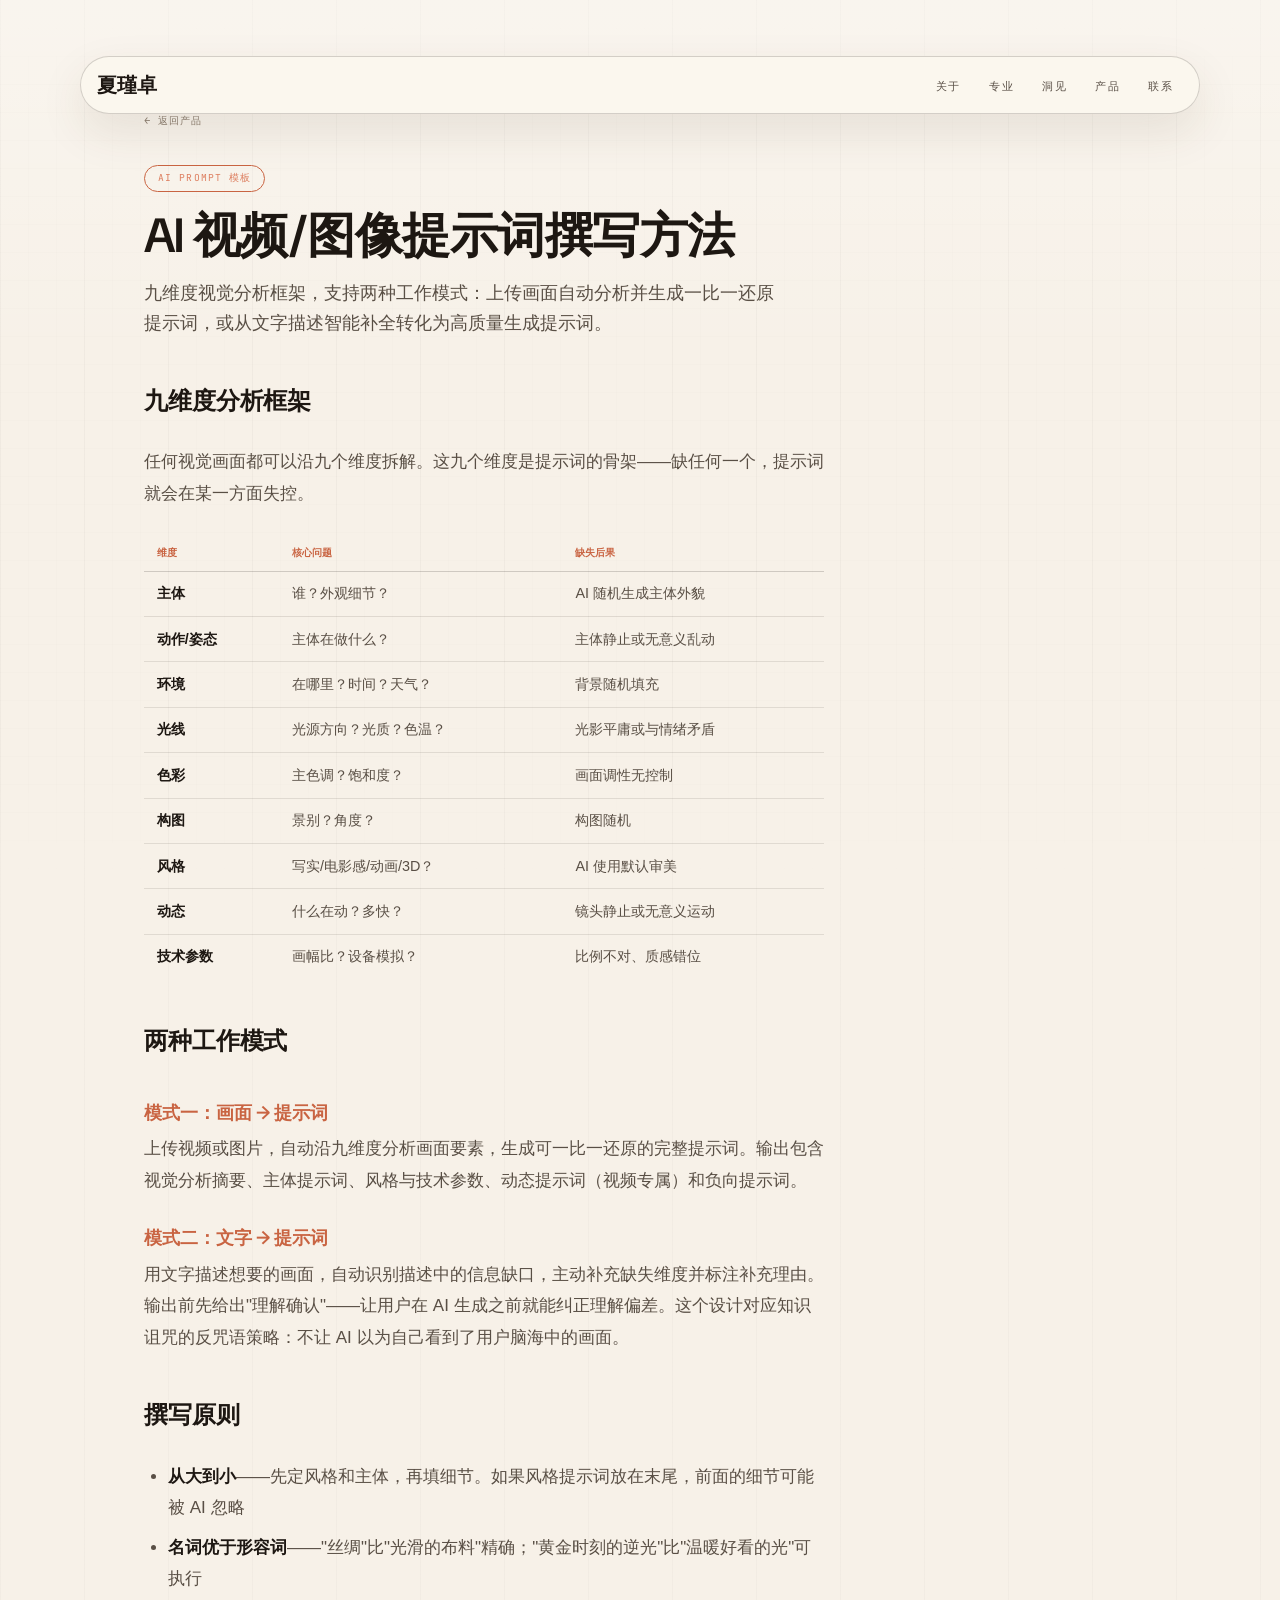
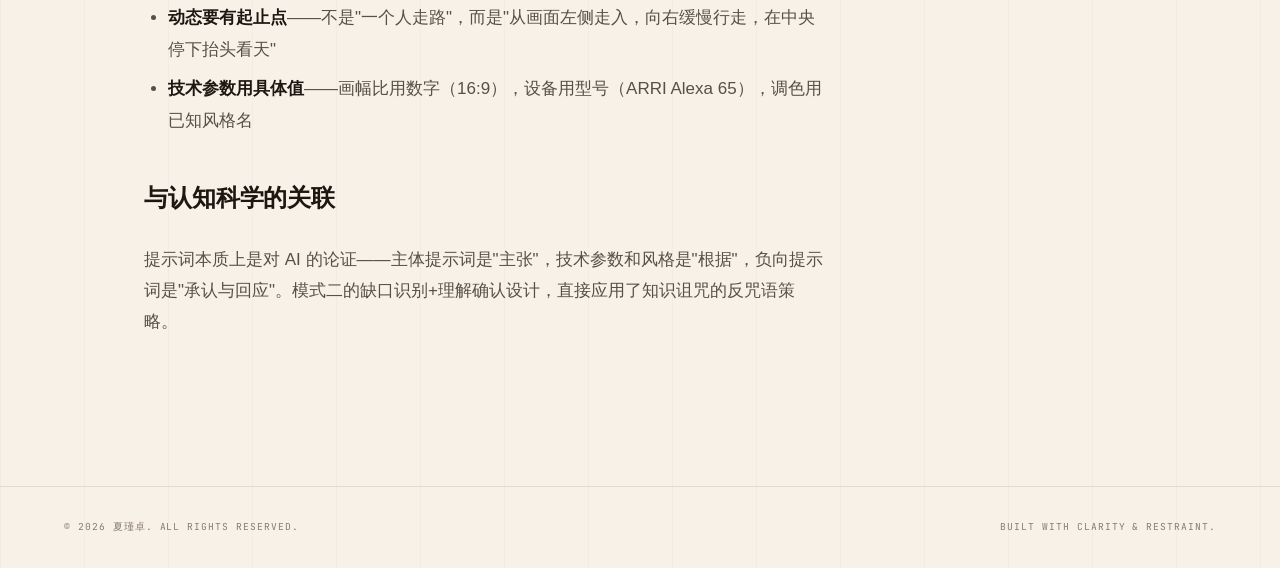
<file: products/video-prompt.html>
<!DOCTYPE html>
<html lang="zh-CN">
<head>
<meta charset="UTF-8">
<meta name="viewport" content="width=device-width, initial-scale=1.0">
<title>AI 视频提示词撰写方法 — 夏瑾卓</title>
<link rel="preconnect" href="https://fonts.googleapis.com">
<link rel="preconnect" href="https://fonts.gstatic.com" crossorigin>
<link href="https://fonts.googleapis.com/css2?family=DM+Sans:ital,opsz,wght@0,9..40,100..1000;1,9..40,100..1000&family=JetBrains+Mono:ital,wght@0,300;0,400;1,300&display=swap" rel="stylesheet">
<link rel="stylesheet" href="../styles.css?v=2">
</head>
<body>

<nav class="nav scrolled">
  <a href="../index.html" class="nav-logo">夏瑾卓</a>
  <ul class="nav-links">
    <li><a href="../index.html#about">关于</a></li>
    <li><a href="../index.html#professional">专业</a></li>
    <li><a href="../index.html#insights">洞见</a></li>
    <li><a href="../index.html#products">产品</a></li>
    <li><a href="../index.html#contact">联系</a></li>
  </ul>
</nav>

<section class="section article-page">
  <a href="../index.html#products" class="article-back">← 返回产品</a>
  <div class="article-header">
    <span class="product-badge" style="margin-bottom: 1rem;">AI Prompt 模板</span>
    <h1 class="article-title">AI 视频/图像提示词撰写方法</h1>
    <p class="article-subtitle">九维度视觉分析框架，支持两种工作模式：上传画面自动分析并生成一比一还原提示词，或从文字描述智能补全转化为高质量生成提示词。</p>
  </div>

  <div class="article-body">

    <h2>九维度分析框架</h2>
    <p>任何视觉画面都可以沿九个维度拆解。这九个维度是提示词的骨架——缺任何一个，提示词就会在某一方面失控。</p>

    <div style="overflow-x: auto; margin: 1.5rem 0;">
      <table style="width: 100%; border-collapse: collapse; font-size: 0.9rem;">
        <thead>
          <tr style="border-bottom: 1px solid var(--border-strong); text-align: left;">
            <th style="padding: 0.6rem 0.8rem; color: var(--accent); font-family: var(--font-mono); font-size: 0.65rem;">维度</th>
            <th style="padding: 0.6rem 0.8rem; color: var(--accent); font-family: var(--font-mono); font-size: 0.65rem;">核心问题</th>
            <th style="padding: 0.6rem 0.8rem; color: var(--accent); font-family: var(--font-mono); font-size: 0.65rem;">缺失后果</th>
          </tr>
        </thead>
        <tbody>
          <tr style="border-bottom: 1px solid var(--border);"><td style="padding: 0.6rem 0.8rem;"><strong>主体</strong></td><td style="padding: 0.6rem 0.8rem; color: var(--text-secondary);">谁？外观细节？</td><td style="padding: 0.6rem 0.8rem; color: var(--text-secondary);">AI 随机生成主体外貌</td></tr>
          <tr style="border-bottom: 1px solid var(--border);"><td style="padding: 0.6rem 0.8rem;"><strong>动作/姿态</strong></td><td style="padding: 0.6rem 0.8rem; color: var(--text-secondary);">主体在做什么？</td><td style="padding: 0.6rem 0.8rem; color: var(--text-secondary);">主体静止或无意义乱动</td></tr>
          <tr style="border-bottom: 1px solid var(--border);"><td style="padding: 0.6rem 0.8rem;"><strong>环境</strong></td><td style="padding: 0.6rem 0.8rem; color: var(--text-secondary);">在哪里？时间？天气？</td><td style="padding: 0.6rem 0.8rem; color: var(--text-secondary);">背景随机填充</td></tr>
          <tr style="border-bottom: 1px solid var(--border);"><td style="padding: 0.6rem 0.8rem;"><strong>光线</strong></td><td style="padding: 0.6rem 0.8rem; color: var(--text-secondary);">光源方向？光质？色温？</td><td style="padding: 0.6rem 0.8rem; color: var(--text-secondary);">光影平庸或与情绪矛盾</td></tr>
          <tr style="border-bottom: 1px solid var(--border);"><td style="padding: 0.6rem 0.8rem;"><strong>色彩</strong></td><td style="padding: 0.6rem 0.8rem; color: var(--text-secondary);">主色调？饱和度？</td><td style="padding: 0.6rem 0.8rem; color: var(--text-secondary);">画面调性无控制</td></tr>
          <tr style="border-bottom: 1px solid var(--border);"><td style="padding: 0.6rem 0.8rem;"><strong>构图</strong></td><td style="padding: 0.6rem 0.8rem; color: var(--text-secondary);">景别？角度？</td><td style="padding: 0.6rem 0.8rem; color: var(--text-secondary);">构图随机</td></tr>
          <tr style="border-bottom: 1px solid var(--border);"><td style="padding: 0.6rem 0.8rem;"><strong>风格</strong></td><td style="padding: 0.6rem 0.8rem; color: var(--text-secondary);">写实/电影感/动画/3D？</td><td style="padding: 0.6rem 0.8rem; color: var(--text-secondary);">AI 使用默认审美</td></tr>
          <tr style="border-bottom: 1px solid var(--border);"><td style="padding: 0.6rem 0.8rem;"><strong>动态</strong></td><td style="padding: 0.6rem 0.8rem; color: var(--text-secondary);">什么在动？多快？</td><td style="padding: 0.6rem 0.8rem; color: var(--text-secondary);">镜头静止或无意义运动</td></tr>
          <tr><td style="padding: 0.6rem 0.8rem;"><strong>技术参数</strong></td><td style="padding: 0.6rem 0.8rem; color: var(--text-secondary);">画幅比？设备模拟？</td><td style="padding: 0.6rem 0.8rem; color: var(--text-secondary);">比例不对、质感错位</td></tr>
        </tbody>
      </table>
    </div>

    <h2>两种工作模式</h2>
    <h3>模式一：画面 → 提示词</h3>
    <p>上传视频或图片，自动沿九维度分析画面要素，生成可一比一还原的完整提示词。输出包含视觉分析摘要、主体提示词、风格与技术参数、动态提示词（视频专属）和负向提示词。</p>

    <h3>模式二：文字 → 提示词</h3>
    <p>用文字描述想要的画面，自动识别描述中的信息缺口，主动补充缺失维度并标注补充理由。输出前先给出"理解确认"——让用户在 AI 生成之前就能纠正理解偏差。这个设计对应知识诅咒的反咒语策略：不让 AI 以为自己看到了用户脑海中的画面。</p>

    <h2>撰写原则</h2>
    <ul>
      <li><strong>从大到小</strong>——先定风格和主体，再填细节。如果风格提示词放在末尾，前面的细节可能被 AI 忽略</li>
      <li><strong>名词优于形容词</strong>——"丝绸"比"光滑的布料"精确；"黄金时刻的逆光"比"温暖好看的光"可执行</li>
      <li><strong>动态要有起止点</strong>——不是"一个人走路"，而是"从画面左侧走入，向右缓慢行走，在中央停下抬头看天"</li>
      <li><strong>技术参数用具体值</strong>——画幅比用数字（16:9），设备用型号（ARRI Alexa 65），调色用已知风格名</li>
    </ul>

    <h2>与认知科学的关联</h2>
    <p>提示词本质上是对 AI 的论证——主体提示词是"主张"，技术参数和风格是"根据"，负向提示词是"承认与回应"。模式二的缺口识别+理解确认设计，直接应用了知识诅咒的反咒语策略。</p>

  </div>
</section>

<footer class="footer">
  <span>© 2026 夏瑾卓. All rights reserved.</span>
  <span>Built with clarity & restraint.</span>
</footer>
</body>
</html>
</file>
<file: styles.css>
:root {
    --bg-deep: #f7f1e8;
    --bg-surface: #ece3d6;
    --bg-card: #fbf7ef;
    --bg-card-hover: #fffaf2;
    --ink: #1d1712;
    --text-primary: #1d1712;
    --text-secondary: #594f45;
    --text-muted: #8a7c6f;
    --accent: #c96442;
    --accent-light: #dd7e5f;
    --accent-subtle: rgba(201, 100, 66, 0.11);
    --accent-glow: rgba(201, 100, 66, 0.08);
    --accent-blue: #496d75;
    --accent-purple: #726077;
    --accent-rust: #a9573e;
    --border: rgba(29, 23, 18, 0.1);
    --border-strong: rgba(29, 23, 18, 0.18);
    --shadow-soft: 0 18px 50px rgba(82, 54, 31, 0.08);
    --radius: 8px;
    --font-display: 'DM Sans', 'PingFang SC', 'Hiragino Sans GB', 'Microsoft YaHei', sans-serif;
    --font-body: 'PingFang SC', 'Hiragino Sans GB', 'Microsoft YaHei', 'Noto Sans SC', sans-serif;
    --font-mono: 'JetBrains Mono', 'Courier New', monospace;
    --nav-height: 72px;
  }

  *, *::before, *::after { box-sizing: border-box; margin: 0; padding: 0; }

  html { scroll-behavior: smooth; scroll-padding-top: var(--nav-height); }

  body {
    background:
      linear-gradient(180deg, rgba(255,255,255,0.28), transparent 360px),
      repeating-linear-gradient(90deg, rgba(29,23,18,0.025) 0 1px, transparent 1px 84px),
      var(--bg-deep);
    color: var(--text-primary);
    font-family: var(--font-body);
    font-size: 17px;
    line-height: 1.75;
    -webkit-font-smoothing: antialiased;
    -moz-osx-font-smoothing: grayscale;
    overflow-x: hidden;
  }
  body::before {
    content: '';
    position: fixed;
    inset: 0;
    pointer-events: none;
    z-index: -1;
    opacity: 0.22;
    background-image:
      linear-gradient(rgba(29,23,18,0.05) 1px, transparent 1px),
      linear-gradient(90deg, rgba(29,23,18,0.04) 1px, transparent 1px);
    background-size: 28px 28px;
    mask-image: linear-gradient(to bottom, transparent, black 14%, black 86%, transparent);
  }

  /* ── Typography ───────────────────── */
  h1, h2, h3, h4 { font-family: var(--font-display); font-weight: 600; line-height: 1.15; letter-spacing: -0.02em; }
  h1 { font-size: clamp(2.8rem, 6vw, 5rem); letter-spacing: -0.01em; }
  h2 { font-size: clamp(2rem, 4vw, 3.2rem); letter-spacing: -0.005em; }
  h3 { font-size: clamp(1.25rem, 2vw, 1.6rem); letter-spacing: 0; }
  h4 { font-size: 1rem; font-family: var(--font-mono); font-weight: 300; text-transform: uppercase; letter-spacing: 0.18em; color: var(--accent); }

  p + p { margin-top: 1.2em; }

  a { color: var(--accent-light); text-decoration: none; transition: color 0.3s ease; }
  a:hover { color: var(--text-primary); }

  .site-banner {
    position: fixed;
    top: 0.8rem;
    left: 50%;
    transform: translateX(-50%);
    z-index: 120;
    display: flex;
    align-items: center;
    gap: 0.8rem;
    max-width: calc(100vw - 2rem);
    padding: 0.5rem 0.8rem;
    border: 1px solid var(--border);
    border-radius: 999px;
    background: rgba(251, 247, 239, 0.88);
    backdrop-filter: blur(18px);
    -webkit-backdrop-filter: blur(18px);
    box-shadow: 0 10px 30px rgba(82, 54, 31, 0.08);
    color: var(--text-secondary);
    font-family: var(--font-mono);
    font-size: 0.62rem;
    letter-spacing: 0.06em;
    white-space: nowrap;
  }
  .site-banner a {
    color: var(--ink);
    padding-left: 0.8rem;
    border-left: 1px solid var(--border);
  }

  .accent-line {
    display: block;
    width: 48px;
    height: 1px;
    background: var(--accent);
    margin: 0 0 2rem 0;
    transform-origin: left;
  }

  .section-label {
    display: inline-block;
    font-family: var(--font-mono);
    font-size: 0.7rem;
    font-weight: 300;
    letter-spacing: 0.22em;
    text-transform: uppercase;
    color: var(--accent);
    margin-bottom: 1.2rem;
  }

  /* ── Navigation ───────────────────── */
  .nav {
    position: fixed;
    top: 3.5rem;
    left: 0;
    right: 0;
    height: 58px;
    z-index: 100;
    display: flex;
    align-items: center;
    justify-content: space-between;
    width: min(1120px, calc(100vw - 2rem));
    margin: 0 auto;
    padding: 0 0.9rem 0 1rem;
    border: 1px solid var(--border);
    border-radius: 999px;
    background: rgba(251, 247, 239, 0.72);
    backdrop-filter: blur(18px);
    -webkit-backdrop-filter: blur(18px);
    box-shadow: 0 18px 45px rgba(82, 54, 31, 0.07);
    transition: background 0.4s ease, border-color 0.4s ease, box-shadow 0.4s ease;
  }
  .nav.scrolled {
    background: rgba(251, 247, 239, 0.94);
    border-color: var(--border-strong);
    box-shadow: 0 18px 45px rgba(82, 54, 31, 0.1);
  }
  .nav-logo {
    font-family: var(--font-display);
    font-size: 1.25rem;
    font-weight: 600;
    color: var(--text-primary);
    letter-spacing: -0.01em;
  }
  .nav-links {
    display: flex;
    gap: 0.35rem;
    list-style: none;
  }
  .nav-links a {
    font-family: var(--font-mono);
    font-size: 0.7rem;
    font-weight: 300;
    letter-spacing: 0.14em;
    text-transform: uppercase;
    color: var(--text-secondary);
    padding: 0.55rem 0.7rem;
    border-radius: 999px;
    transition: color 0.3s ease, background 0.3s ease;
  }
  .nav-links a:hover { color: var(--ink); background: rgba(29, 23, 18, 0.06); }

  /* ── Layout ───────────────────────── */
  .section {
    padding: clamp(5rem, 10vw, 10rem) clamp(1.5rem, 5vw, 4rem);
    max-width: 1120px;
    margin: 0 auto;
  }
  .section-wide {
    padding: clamp(4rem, 8vw, 8rem) clamp(1.5rem, 5vw, 4rem);
    max-width: 1280px;
    margin: 0 auto;
  }
  /* Section heading accent bars */
  .section h2::after,
  .section-wide h2::after {
    content: '';
    display: block;
    width: 40px;
    height: 3px;
    margin-top: 0.8rem;
    border-radius: 2px;
  }
  .about h2::after, #about h2::after { background: var(--accent-rust); }
  .professional h2::after, #professional h2::after { background: var(--accent-blue); }
  #insights h2::after { background: var(--accent-purple); }
  .products h2::after, #products h2::after { background: var(--accent); }
  #contact h2::after { background: var(--accent-rust); }

  /* ── Hero ─────────────────────────── */
  .hero {
    min-height: 88vh;
    display: flex;
    flex-direction: column;
    justify-content: center;
    padding: clamp(7rem, 9vw, 8rem) clamp(2rem, 5vw, 4rem) clamp(3rem, 5vw, 4rem);
    max-width: 1180px;
    margin: 0 auto;
    position: relative;
  }
  .hero-grid {
    display: grid;
    grid-template-columns: minmax(0, 1.05fr) minmax(260px, 0.72fr);
    gap: clamp(2.5rem, 6vw, 5rem);
    align-items: center;
    min-height: 58vh;
  }
  .hero-main {
    padding-right: 0;
  }
  .hero-name {
    font-family: var(--font-display);
    font-size: clamp(4.6rem, 9vw, 8.6rem);
    font-weight: 700;
    letter-spacing: -0.055em;
    line-height: 0.92;
    color: var(--text-primary);
    margin-bottom: 1.8rem;
  }
  .hero-name .dot {
    color: var(--accent-rust);
  }
  .hero-tagline {
    font-family: var(--font-body);
    font-weight: 400;
    font-size: clamp(1.12rem, 1.65vw, 1.35rem);
    color: var(--text-secondary);
    line-height: 1.6;
    margin-bottom: 2.5rem;
    max-width: 34em;
  }
  .hero-actions {
    display: flex;
    flex-wrap: wrap;
    gap: 0.8rem;
    margin-top: -0.8rem;
  }
  .hero-divider {
    display: none;
  }
  .hero-side {
    position: relative;
    padding: 4.8rem 2rem 2rem;
    border: 1px solid var(--border);
    border-radius: var(--radius);
    background:
      linear-gradient(180deg, rgba(255,255,255,0.72), rgba(251,247,239,0.72)),
      var(--bg-card);
    box-shadow: var(--shadow-soft);
    overflow: hidden;
  }
  .hero-side::before {
    content: '';
    position: absolute;
    top: 0;
    left: 0;
    right: 0;
    height: 2.8rem;
    border-bottom: 1px solid var(--border);
    background: rgba(236, 227, 214, 0.65);
  }
  .hero-side::after {
    content: '';
    position: absolute;
    top: 1.06rem;
    left: 1.1rem;
    width: 0.52rem;
    height: 0.52rem;
    border-radius: 50%;
    background: var(--accent);
    box-shadow: 0.9rem 0 0 rgba(73,109,117,0.55), 1.8rem 0 0 rgba(114,96,119,0.48);
  }
  .hero-label {
    font-family: var(--font-mono);
    font-size: 0.65rem;
    letter-spacing: 0.2em;
    text-transform: uppercase;
    color: var(--accent);
    margin-bottom: 1.5rem;
  }
  .hero-side p {
    font-size: 0.98rem;
    color: var(--text-secondary);
    line-height: 1.9;
    max-width: 26em;
  }
  .hero-side p + p { margin-top: 1.5em; }
  .hero-scroll-indicator {
    position: absolute;
    bottom: 2rem;
    left: 50%;
    transform: translateX(-50%);
    display: flex;
    flex-direction: column;
    align-items: center;
    gap: 0.5rem;
    opacity: 0.5;
    animation: floatDown 2s ease-in-out infinite;
  }
  .hero-scroll-indicator span {
    font-family: var(--font-mono);
    font-size: 0.6rem;
    letter-spacing: 0.16em;
    text-transform: uppercase;
    color: var(--text-muted);
  }
  .hero-scroll-line {
    width: 1px;
    height: 36px;
    background: linear-gradient(to bottom, var(--text-muted), transparent);
  }

  @keyframes floatDown {
    0%, 100% { transform: translateX(-50%) translateY(0); }
    50% { transform: translateX(-50%) translateY(8px); }
  }

  /* ── About ────────────────────────── */
  .about-grid {
    display: grid;
    grid-template-columns: 1fr 1.2fr;
    gap: clamp(3rem, 6vw, 6rem);
    align-items: center;
  }
  .about-lede {
    font-family: var(--font-display);
    font-weight: 500;
    font-size: clamp(1.4rem, 2.5vw, 1.8rem);
    line-height: 1.4;
    color: var(--text-primary);
  }
  .about-lede em {
    font-weight: 600;
    font-style: normal;
    color: var(--accent);
  }
  .about-photo {
    display: flex;
    justify-content: center;
    align-items: center;
  }
  .about-portrait {
    width: 100%;
    max-width: 400px;
    height: auto;
    border-radius: var(--radius);
    filter: grayscale(30%) contrast(0.95) brightness(1.02);
    transition: filter 0.5s ease;
    box-shadow: 0 2px 20px rgba(0,0,0,0.06);
  }
  .about-portrait:hover {
    filter: grayscale(0%) contrast(1) brightness(1);
  }
  .about-content {
    max-width: 680px;
    margin-top: 3rem;
  }
  .about-content p {
    font-size: 0.95rem;
    color: var(--text-secondary);
    line-height: 1.9;
  }
  .about-photo-alt {
    margin-top: 2rem;
    max-width: 640px;
  }
  .about-portrait-alt {
    width: 100%;
    height: auto;
    border-radius: var(--radius);
    filter: grayscale(30%) contrast(0.95) brightness(1.02);
    box-shadow: 0 2px 20px rgba(0,0,0,0.06);
    transition: filter 0.5s ease;
  }
  .about-portrait-alt:hover {
    filter: grayscale(0%) contrast(1) brightness(1);
  }
  .about-mission {
    margin-top: 2.5rem;
    padding: 1.8rem 2rem;
    border-left: 1px solid var(--accent);
    background: var(--bg-surface);
    border-radius: 0 var(--radius) var(--radius) 0;
    max-width: 680px;
  }
  .about-mission blockquote {
    font-family: var(--font-display);
    font-weight: 400;
    font-size: 1.15rem;
    line-height: 1.55;
    color: var(--text-primary);
    margin: 0;
  }
  .about-mission cite {
    display: block;
    margin-top: 0.8rem;
    font-family: var(--font-mono);
    font-size: 0.65rem;
    font-style: normal;
    letter-spacing: 0.12em;
    text-transform: uppercase;
    color: var(--accent);
  }

  /* ── Professional ─────────────────── */
  .professional {
    background: #efe6d8;
    border-top: 1px solid var(--border);
    border-bottom: 1px solid var(--border);
  }
  .prof-grid {
    display: grid;
    grid-template-columns: repeat(3, 1fr);
    gap: 1.5rem;
    margin-top: 3rem;
  }
  .prof-card {
    background: var(--bg-card);
    padding: 2.2rem;
    border: 1px solid var(--border);
    border-radius: var(--radius);
    box-shadow: 0 16px 40px rgba(82, 54, 31, 0.055);
    transition: background 0.35s ease, transform 0.35s ease, border-color 0.35s ease;
    cursor: default;
  }
  .prof-card:hover {
    background: var(--bg-card-hover);
    border-color: var(--border-strong);
    transform: translateY(-2px);
  }
  .prof-card-icon {
    font-family: var(--font-mono);
    font-size: 1.5rem;
    width: 44px;
    height: 44px;
    display: flex;
    align-items: center;
    justify-content: center;
    border-radius: 50%;
    margin-bottom: 1.2rem;
    font-weight: 400;
    color: var(--accent);
    background: rgba(139, 105, 20, 0.07);
  }
  .prof-grid > :nth-child(1) .prof-card-icon { color: var(--accent-blue); background: rgba(91, 116, 138, 0.08); }
  .prof-grid > :nth-child(2) .prof-card-icon { color: var(--accent-purple); background: rgba(123, 107, 138, 0.08); }
  .prof-grid > :nth-child(3) .prof-card-icon { color: var(--accent-rust); background: rgba(184, 132, 90, 0.08); }
  .prof-card h3 { margin-bottom: 0.7rem; }
  .prof-card p {
    font-size: 0.9rem;
    color: var(--text-secondary);
    line-height: 1.75;
  }

  /* ── Stats row ────────────────────── */
  .stats-row {
    display: grid;
    grid-template-columns: repeat(4, 1fr);
    gap: 0.75rem;
    background: transparent;
    margin-top: 3.5rem;
  }
  .stat-item {
    background: var(--bg-card);
    padding: 2rem 1.5rem;
    text-align: center;
    border: 1px solid var(--border);
    border-top: 3px solid transparent;
    border-radius: var(--radius);
  }
  .stats-row > :nth-child(1) { border-top-color: var(--accent-blue); }
  .stats-row > :nth-child(2) { border-top-color: var(--accent-purple); }
  .stats-row > :nth-child(3) { border-top-color: var(--accent-rust); }
  .stats-row > :nth-child(4) { border-top-color: var(--accent); }
  .stat-number {
    font-family: var(--font-display);
    font-size: 2.4rem;
    font-weight: 600;
    color: var(--accent-light);
    line-height: 1;
    margin-bottom: 0.4rem;
  }
  .stats-row > :nth-child(1) .stat-number { color: var(--accent-blue); }
  .stats-row > :nth-child(2) .stat-number { color: var(--accent-purple); }
  .stats-row > :nth-child(3) .stat-number { color: var(--accent-rust); }
  .stats-row > :nth-child(4) .stat-number { color: var(--accent); }
  .stat-label {
    font-family: var(--font-mono);
    font-size: 0.6rem;
    letter-spacing: 0.14em;
    text-transform: uppercase;
    color: var(--text-muted);
  }

  /* ── Insights / Articles ──────────── */
  .insights-header {
    display: flex;
    justify-content: space-between;
    align-items: flex-end;
    margin-bottom: 3rem;
    flex-wrap: wrap;
    gap: 1rem;
  }
  .insights-grid {
    display: grid;
    grid-template-columns: repeat(2, 1fr);
    gap: 1.5rem;
  }
  .insight-card {
    background: var(--bg-card);
    padding: 2.2rem;
    border: 1px solid var(--border);
    border-radius: var(--radius);
    box-shadow: 0 16px 40px rgba(82, 54, 31, 0.045);
    transition: background 0.35s ease, transform 0.35s ease, border-color 0.35s ease;
    cursor: pointer;
  }
  a.insight-card { display: block; text-decoration: none; color: inherit; }
  .insight-card:hover {
    background: var(--bg-card-hover);
    border-color: var(--border-strong);
    transform: translateY(-2px);
  }
  .insight-domain {
    font-family: var(--font-mono);
    font-size: 0.6rem;
    letter-spacing: 0.14em;
    text-transform: uppercase;
    display: inline-block;
    padding: 0.25rem 0.7rem;
    border-radius: 100px;
    margin-bottom: 1rem;
    color: var(--accent);
    background: rgba(139, 105, 20, 0.07);
  }
  .insights-grid > :nth-child(1) .insight-domain { color: var(--accent-blue); background: rgba(91, 116, 138, 0.07); }
  .insights-grid > :nth-child(2) .insight-domain { color: var(--accent-purple); background: rgba(123, 107, 138, 0.07); }
  .insights-grid > :nth-child(3) .insight-domain { color: var(--accent-rust); background: rgba(184, 132, 90, 0.07); }
  .insights-grid > :nth-child(4) .insight-domain { color: var(--accent); background: rgba(139, 105, 20, 0.07); }
  .insights-grid > :nth-child(5) .insight-domain { color: #4a7c59; background: rgba(74, 124, 89, 0.07); }
  .insight-card h3 {
    font-size: 1.3rem;
    margin-bottom: 0.6rem;
    line-height: 1.4;
  }
  .insight-card p {
    font-size: 0.88rem;
    color: var(--text-secondary);
    line-height: 1.7;
  }
  .insight-card .read-more {
    display: inline-block;
    margin-top: 1.2rem;
    font-family: var(--font-mono);
    font-size: 0.65rem;
    letter-spacing: 0.1em;
    text-transform: uppercase;
    color: var(--accent-light);
    transition: color 0.3s ease;
  }
  .insight-card:hover .read-more { color: var(--text-primary); }

  /* ── Products ─────────────────────── */
  .products {
    background: #eee7dc;
    border-top: 1px solid var(--border);
    border-bottom: 1px solid var(--border);
  }
  .products-grid {
    display: grid;
    grid-template-columns: repeat(2, 1fr);
    gap: 2rem;
    margin-top: 3rem;
  }
  .product-card {
    background: var(--bg-card);
    border: 1px solid var(--border);
    border-radius: var(--radius);
    overflow: hidden;
    box-shadow: 0 16px 40px rgba(82, 54, 31, 0.045);
    transition: background 0.35s ease, transform 0.35s ease, border-color 0.35s ease;
  }
  .product-card:hover {
    background: var(--bg-card-hover);
    border-color: var(--border-strong);
    transform: translateY(-2px);
  }
  .product-card-inner { padding: 2.2rem; }
  .product-badge {
    display: inline-block;
    font-family: var(--font-mono);
    font-size: 0.6rem;
    letter-spacing: 0.12em;
    text-transform: uppercase;
    padding: 0.25rem 0.8rem;
    border: 1px solid var(--accent);
    color: var(--accent-light);
    border-radius: 100px;
    margin-bottom: 1.2rem;
  }
  .products-grid > :nth-child(1) .product-badge { border-color: var(--accent-blue); color: var(--accent-blue); background: rgba(91, 116, 138, 0.06); }
  .products-grid > :nth-child(2) .product-badge { border-color: var(--accent-purple); color: var(--accent-purple); background: rgba(123, 107, 138, 0.06); }
  .products-grid > :nth-child(3) .product-badge { border-color: var(--accent-rust); color: var(--accent-rust); background: rgba(184, 132, 90, 0.06); }
  .products-grid > :nth-child(4) .product-badge { border-color: var(--accent); color: var(--accent); background: rgba(139, 105, 20, 0.06); }
  .product-card h3 { margin-bottom: 0.6rem; }
  .product-card p {
    font-size: 0.88rem;
    color: var(--text-secondary);
    line-height: 1.7;
  }
  .product-features {
    margin-top: 1.2rem;
    display: flex;
    flex-wrap: wrap;
    gap: 0.5rem;
  }
  .product-feature-tag {
    font-family: var(--font-mono);
    font-size: 0.6rem;
    letter-spacing: 0.08em;
    color: var(--text-muted);
    padding: 0.2rem 0.6rem;
    border: 1px solid var(--border);
    border-radius: 100px;
  }

  /* ── Contact ──────────────────────── */
  .contact-grid {
    display: grid;
    grid-template-columns: 1fr 1fr;
    gap: clamp(3rem, 6vw, 6rem);
  }
  .contact-cta {
    font-family: var(--font-display);
    font-weight: 500;
    font-size: clamp(1.3rem, 2.2vw, 1.6rem);
    line-height: 1.4;
    color: var(--text-primary);
    margin-bottom: 1.5rem;
  }
  .contact-detail {
    font-size: 0.9rem;
    color: var(--text-secondary);
    line-height: 1.8;
  }
  .contact-links {
    display: flex;
    flex-direction: column;
    gap: 1rem;
    margin-top: 2rem;
    padding-top: 2rem;
    border-top: 1px solid var(--border);
  }
  .contact-link {
    display: flex;
    align-items: center;
    gap: 0.8rem;
    font-family: var(--font-mono);
    font-size: 0.72rem;
    letter-spacing: 0.08em;
    color: var(--text-secondary);
    transition: color 0.3s ease;
  }
  .contact-link:hover { color: var(--accent-light); }
  .contact-link .link-icon {
    width: 28px;
    height: 28px;
    display: flex;
    align-items: center;
    justify-content: center;
    border: 1px solid var(--border);
    border-radius: 50%;
    font-size: 0.7rem;
    flex-shrink: 0;
    color: var(--accent);
  }
  .contact-form-side {
    background: var(--bg-card);
    padding: 2.5rem;
    border: 1px solid var(--border);
    border-radius: var(--radius);
    box-shadow: var(--shadow-soft);
  }
  .form-group { margin-bottom: 1.5rem; }
  .form-group label {
    display: block;
    font-family: var(--font-mono);
    font-size: 0.6rem;
    letter-spacing: 0.12em;
    text-transform: uppercase;
    color: var(--text-muted);
    margin-bottom: 0.5rem;
  }
  .form-group input,
  .form-group textarea {
    width: 100%;
    background: var(--bg-surface);
    border: 1px solid var(--border);
    color: var(--text-primary);
    font-family: var(--font-body);
    font-size: 0.9rem;
    padding: 0.85rem 1rem;
    border-radius: var(--radius);
    transition: border-color 0.3s ease;
    resize: vertical;
  }
  .form-group input:focus,
  .form-group textarea:focus {
    outline: none;
    border-color: var(--accent);
  }
  .form-group textarea { min-height: 120px; }
  .btn {
    display: inline-block;
    font-family: var(--font-mono);
    font-size: 0.68rem;
    letter-spacing: 0.14em;
    text-transform: uppercase;
    color: #fff9f0;
    background: var(--ink);
    border: 1px solid var(--ink);
    padding: 0.86rem 1.35rem;
    border-radius: 999px;
    cursor: pointer;
    transition: background 0.3s ease, transform 0.2s ease;
  }
  .btn:hover { background: var(--accent); border-color: var(--accent); color: #fff9f0; transform: translateY(-1px); }
  .btn-ghost {
    background: rgba(251, 247, 239, 0.65);
    color: var(--ink);
    border: 1px solid var(--border-strong);
  }
  .btn-ghost:hover { background: var(--bg-card-hover); color: var(--ink); border-color: var(--border-strong); }

  /* ── Footer ───────────────────────── */
  .footer {
    border-top: 1px solid var(--border);
    padding: 2rem clamp(1.5rem, 5vw, 4rem);
    display: flex;
    justify-content: space-between;
    align-items: center;
    flex-wrap: wrap;
    gap: 1rem;
    max-width: 1280px;
    margin: 0 auto;
    font-family: var(--font-mono);
    font-size: 0.6rem;
    letter-spacing: 0.1em;
    text-transform: uppercase;
    color: var(--text-muted);
  }

  /* ── Reveal animations ────────────── */
  .reveal {
    opacity: 0;
    transform: translateY(28px);
    transition: opacity 0.7s ease, transform 0.7s ease;
  }
  .reveal.visible {
    opacity: 1;
    transform: translateY(0);
  }
  .reveal-delay-1 { transition-delay: 0.1s; }
  .reveal-delay-2 { transition-delay: 0.2s; }
  .reveal-delay-3 { transition-delay: 0.3s; }
  .reveal-delay-4 { transition-delay: 0.4s; }

  /* ── Responsive ───────────────────── */
  @media (max-width: 900px) {
    .hero-grid { grid-template-columns: 1fr; gap: 2.5rem; }
    .hero-divider { display: none; }
    .hero-side { padding-left: 0; }
    .hero-main { padding-right: 0; }
    .about-grid { grid-template-columns: 1fr; }
    .prof-grid { grid-template-columns: 1fr; }
    .insights-grid { grid-template-columns: 1fr; }
    .products-grid { grid-template-columns: 1fr; }
    .contact-grid { grid-template-columns: 1fr; }
    .stats-row { grid-template-columns: repeat(2, 1fr); }
    .nav { top: 3.2rem; width: min(100vw - 1rem, 1120px); }
    .nav-links { display: none; }
    .site-banner { font-size: 0.56rem; }
    .about-portrait { max-width: 320px; }
    .about-content { margin-top: 2rem; }
  }
  @media (max-width: 500px) {
    .stats-row { grid-template-columns: 1fr 1fr; }
    .hero-name { font-size: 4rem; }
    .site-banner span { display: none; }
    .hero-side { padding: 4.5rem 1.25rem 1.25rem; }
  }

  /* ── Selection ────────────────────── */
  ::selection { background: rgba(139, 105, 20, 0.2); color: var(--text-primary); }

/* ── Article Page ─────────────────── */
.article-page { padding-top: calc(var(--nav-height) + 2rem); }
.article-header { margin-bottom: 3rem; }
.article-back {
  display: inline-flex;
  align-items: center;
  gap: 0.5rem;
  font-family: var(--font-mono);
  font-size: 0.65rem;
  letter-spacing: 0.1em;
  text-transform: uppercase;
  color: var(--text-muted);
  margin-bottom: 2rem;
  transition: color 0.3s ease;
}
.article-back:hover { color: var(--accent); }
.article-meta {
  font-family: var(--font-mono);
  font-size: 0.6rem;
  letter-spacing: 0.14em;
  text-transform: uppercase;
  color: var(--accent);
  margin-bottom: 1rem;
}
.article-title {
  font-size: clamp(2rem, 4vw, 3rem);
  margin-bottom: 1rem;
}
.article-subtitle {
  font-family: var(--font-body);
  font-size: 1.1rem;
  color: var(--text-secondary);
  line-height: 1.7;
  max-width: 36em;
}
.article-body {
  max-width: 680px;
  margin-top: 3rem;
}
.article-body h2 {
  font-size: 1.5rem;
  margin-top: 3rem;
  margin-bottom: 1rem;
  font-weight: 600;
}
.article-body h3 {
  font-size: 1.15rem;
  margin-top: 2rem;
  margin-bottom: 0.6rem;
  color: var(--accent);
}
.article-body p {
  color: var(--text-secondary);
  line-height: 1.85;
  margin-bottom: 1.2em;
}
.article-body blockquote {
  border-left: 2px solid var(--accent);
  padding: 0.8rem 1.5rem;
  margin: 2rem 0;
  background: var(--bg-surface);
  border-radius: 0 var(--radius) var(--radius) 0;
}
.article-body blockquote p {
  font-family: var(--font-display);
  font-size: 1.05rem;
  color: var(--text-primary);
  margin-bottom: 0;
}
.article-body ul, .article-body ol {
  color: var(--text-secondary);
  line-height: 1.85;
  padding-left: 1.5rem;
  margin-bottom: 1.5rem;
}
.article-body li { margin-bottom: 0.5rem; }
.article-body strong { color: var(--text-primary); font-weight: 600; }
</file>
